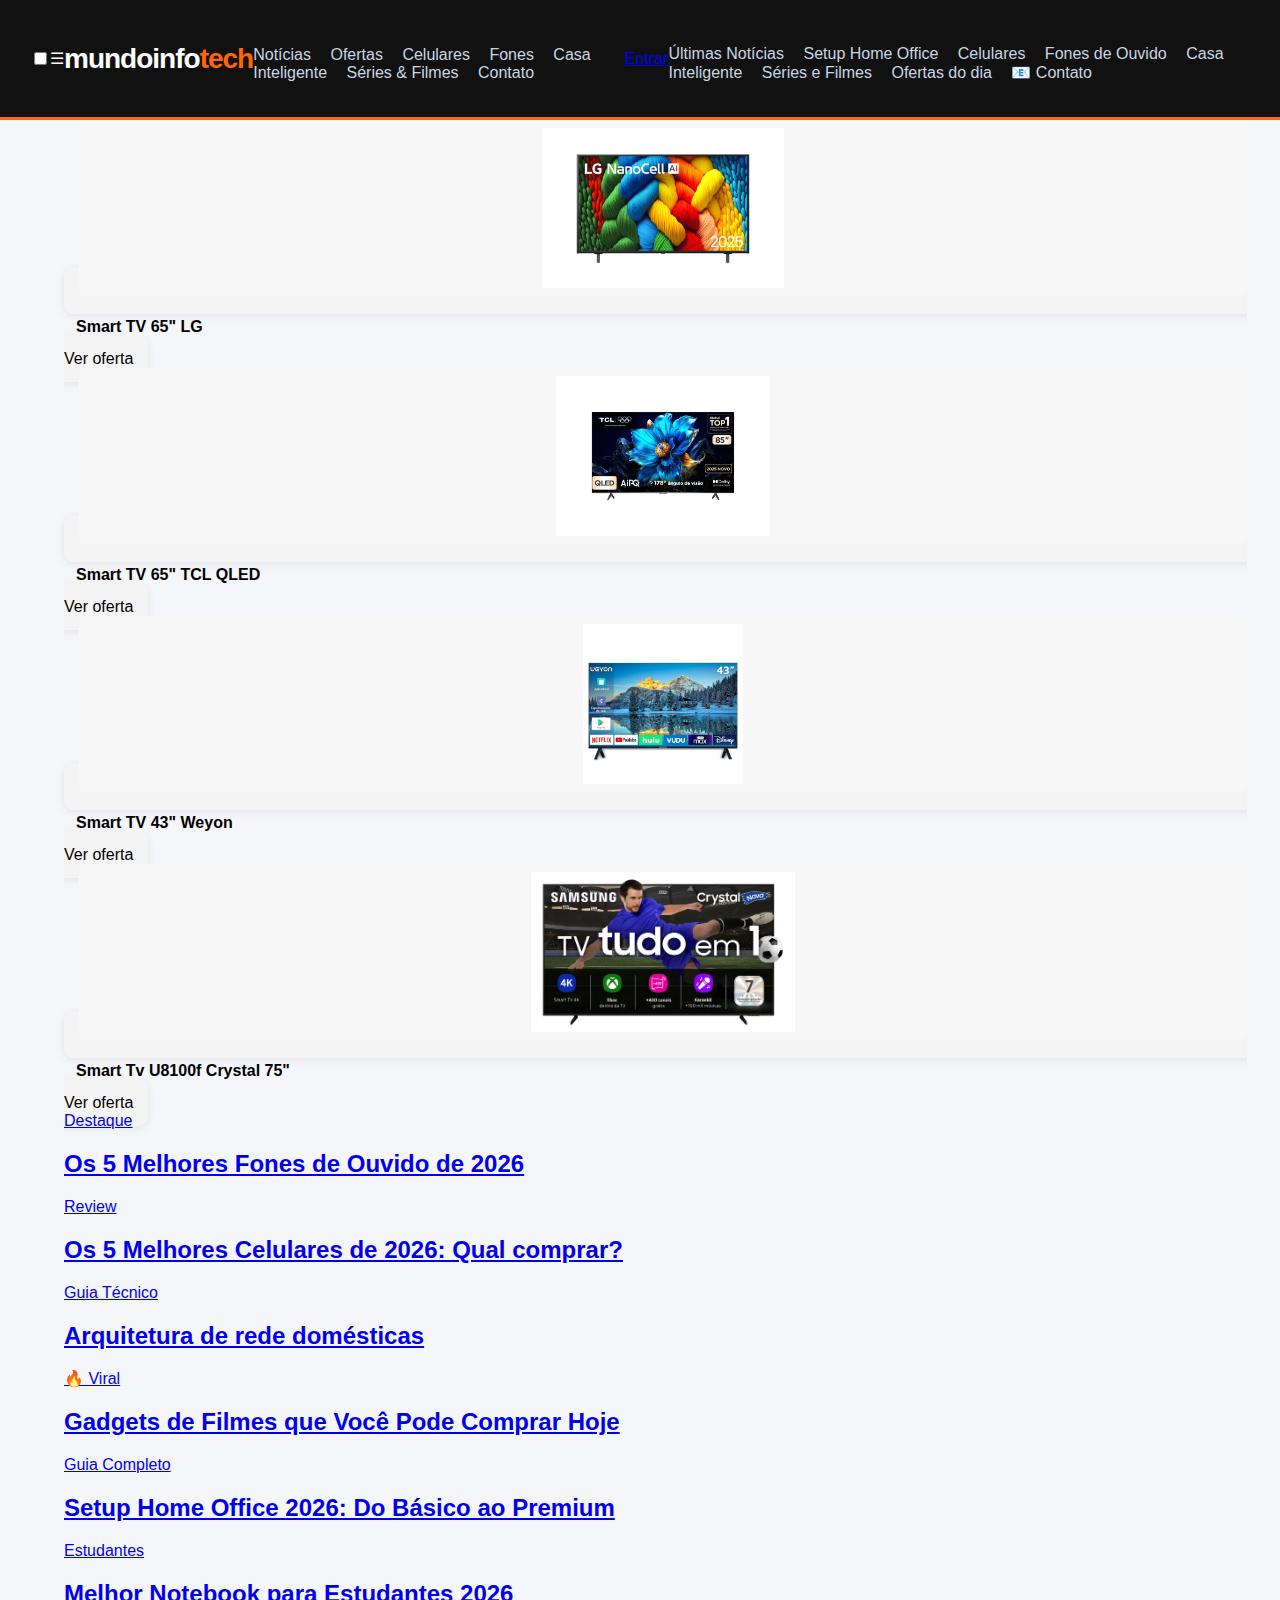
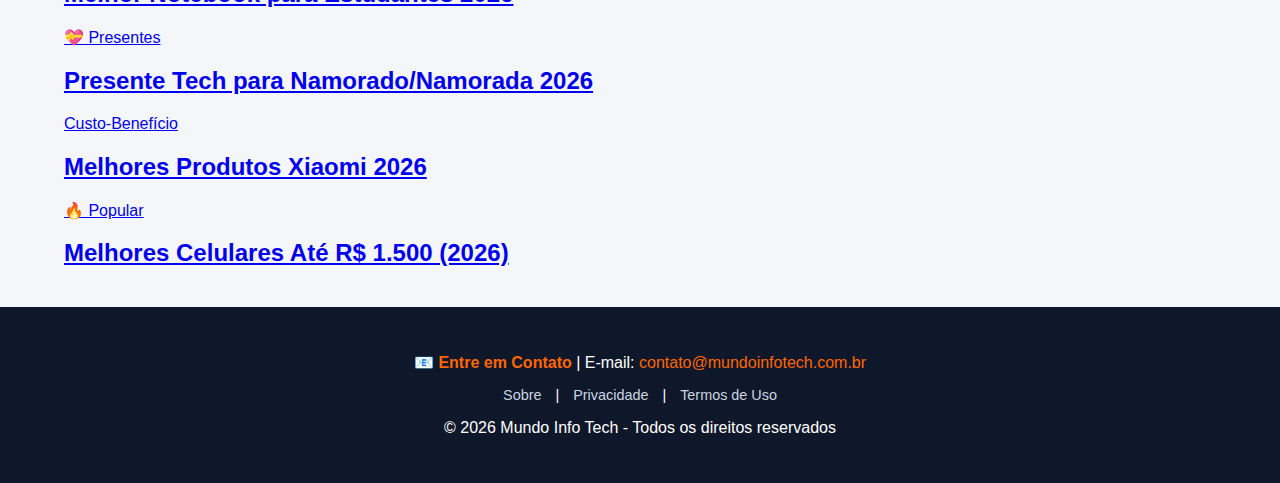
<file: index.html>
<!DOCTYPE html>
<html lang="pt-br">

<head>
    <meta charset="UTF-8">
    <meta name="viewport" content="width=device-width, initial-scale=1.0">
    <title>Mundo Info Tech - Reviews e Ofertas de Tecnologia</title>
    
    <!-- Google AdSense Verification -->
    <script async src="https://pagead2.googlesyndication.com/pagead/js/adsbygoogle.js?client=ca-pub-8369479836329140" crossorigin="anonymous"></script>
    
    <!-- Favicon -->
    <link rel="icon" type="image/svg+xml" href="favicon.svg">
    <link rel="alternate icon" href="favicon.ico">
    <link rel="apple-touch-icon" href="apple-touch-icon.png">
    
    <!-- Meta Description (aparece no Google) -->
    <meta name="description" content="Reviews completos de celulares, fones de ouvido, smart TVs e tecnologia para casa inteligente. Encontre as melhores ofertas e compare preços.">
    <meta name="keywords" content="celulares 2026, fones de ouvido, smart tv, casa inteligente, ofertas tecnologia, reviews tech">
    
    <!-- Open Graph (quando compartilha no Facebook/WhatsApp) -->
    <meta property="og:title" content="Mundo Info Tech - Reviews e Ofertas de Tecnologia">
    <meta property="og:description" content="Reviews completos de celulares, fones de ouvido, smart TVs e tecnologia para casa inteligente.">
    <meta property="og:image" content="https://mundoinfotech.com.br/posts/images/banner-celulares.jpg">
    <meta property="og:url" content="https://mundoinfotech.com.br">
    <meta property="og:type" content="website">
    <meta property="og:locale" content="pt_BR">
    
    <!-- Twitter Card (quando compartilha no Twitter/X) -->
    <meta name="twitter:card" content="summary_large_image">
    <meta name="twitter:title" content="Mundo Info Tech - Reviews e Ofertas de Tecnologia">
    <meta name="twitter:description" content="Reviews completos de celulares, fones de ouvido, smart TVs e tecnologia para casa inteligente.">
    <meta name="twitter:image" content="https://mundoinfotech.com.br/posts/images/banner-celulares.jpg">
    
    <!-- Structured Data (JSON-LD) - Google entende melhor seu site -->
    <script type="application/ld+json">
    {
      "@context": "https://schema.org",
      "@type": "WebSite",
      "name": "Mundo Info Tech",
      "url": "https://mundoinfotech.com.br",
      "description": "Reviews e ofertas de tecnologia",
      "potentialAction": {
        "@type": "SearchAction",
        "target": "https://mundoinfotech.com.br/search?q={search_term_string}",
        "query-input": "required name=search_term_string"
      }
    }
    </script>
    
    <link rel="stylesheet" href="style.css">
</head>

<body>

    <div id="header-global"></div>

    <main class="container">
        <div class="ads-scroll">

            <a href="https://mercadolivre.com/sec/2VdWgFa" target="_blank" class="ad-card">
                <img src="posts/images/tv-lg-65.jpg" alt="Smart TV 65 LG">
                <h3>Smart TV 65" LG</h3>
                <span class="ver-oferta">Ver oferta</span>
            </a>

            <a href="https://mercadolivre.com/sec/2CgF3V8" target="_blank" class="ad-card">
                <img src="posts/images/tv-tcl-65.jpg" alt="Smart TV 65 TCL QLED">
                <h3>Smart TV 65" TCL QLED</h3>
                <span class="ver-oferta">Ver oferta</span>
            </a>

            <a href="https://mercadolivre.com/sec/2fUe9qD" target="_blank" class="ad-card">
                <img src="posts/images/tv-weyon-43.jpg" alt="Smart TV 43 Weyon">
                <h3>Smart TV 43" Weyon</h3>
                <span class="ver-oferta">Ver oferta</span>
            </a>

            <a href="https://mercadolivre.com/sec/2SRBo1X" target="_blank" class="ad-card">
                <img src="posts/images/tv-samsumg-75.jpg" alt="Smart Tv U8100f Crystal 75">
                <h3>Smart Tv U8100f Crystal 75"</h3>
                <span class="ver-oferta">Ver oferta</span>
            </a>

        </div>

        <section class="posts-grid">

            <a href="posts/melhores-fones-2026.html" class="post-item"
                style="background-image: linear-gradient(to top, rgba(0,0,0,0.8), transparent), url('posts/images/banner-fones.jpg');">
                <div class="post-over">
                    <span class="tag">Destaque</span>
                    <h2>Os 5 Melhores Fones de Ouvido de 2026</h2>
                </div>
            </a>

            <a href="posts/melhores-celulares-2026.html" class="post-item"
                style="background-image: linear-gradient(to top, rgba(0,0,0,0.8), transparent), url('posts/images/banner-celulares.jpg');">
                <div class="post-over">
                    <span class="tag">Review</span>
                    <h2>Os 5 Melhores Celulares de 2026: Qual comprar?</h2>
                </div>
            </a>

            <a href="posts/casa-inteligente.html" class="post-item"
                style="background-image: linear-gradient(to top, rgba(0,0,0,0.8), transparent), url('posts/images/banner-casa-inteligente.jpg');">
                <div class="post-over">
                    <span class="tag">Guia Técnico</span>
                    <h2>Arquitetura de rede domésticas</h2>
                </div>
            </a>
            <a href="posts/gadgets-vistos-em-filmes.html" class="post-item"
                style="background-image: linear-gradient(to top, rgba(0,0,0,0.8), transparent), url('posts/images/viral_gadgets.jpg');">
                <div class="post-over">
                    <span class="tag">🔥 Viral</span>
                    <h2>Gadgets de Filmes que Você Pode Comprar Hoje</h2>
                </div>
            </a>
            <a href="posts/setup-home-office-2026.html" class="post-item"
                style="background-image: linear-gradient(to top, rgba(0,0,0,0.8), transparent), url('posts/images/viral-setup.jpg');">
                <div class="post-over">
                    <span class="tag">Guia Completo</span>
                    <h2>Setup Home Office 2026: Do Básico ao Premium</h2>
                </div>
            </a>

            <a href="posts/melhor-notebook-estudantes-2026.html" class="post-item"
                style="background-image: linear-gradient(to top, rgba(0,0,0,0.8), transparent), url('posts/images/notebook-banner.jpg');">
                <div class="post-over">
                    <span class="tag">Estudantes</span>
                    <h2>Melhor Notebook para Estudantes 2026</h2>
                </div>
            </a>

            <a href="posts/presente-tech-namorado-2026.html" class="post-item"
                style="background-image: linear-gradient(to top, rgba(0,0,0,0.8), transparent), url('posts/images/presente-tech-banner.jpg');">
                <div class="post-over">
                    <span class="tag">💝 Presentes</span>
                    <h2>Presente Tech para Namorado/Namorada 2026</h2>
                </div>
            </a>

            <a href="posts/melhores-produtos-xiaomi-2026.html" class="post-item"
                style="background-image: linear-gradient(to top, rgba(0,0,0,0.8), transparent), url('posts/images/xiaomi-banner.jpg');">
                <div class="post-over">
                    <span class="tag">Custo-Benefício</span>
                    <h2>Melhores Produtos Xiaomi 2026</h2>
                </div>
            </a>

            <a href="posts/celulares-ate-1500-reais-2026.html" class="post-item"
                style="background-image: linear-gradient(to top, rgba(0,0,0,0.8), transparent), url('posts/images/celulares-baratos-banner.jpg');">
                <div class="post-over">
                    <span class="tag">🔥 Popular</span>
                    <h2>Melhores Celulares Até R$ 1.500 (2026)</h2>
                </div>
            </a>
        </section>
    </main>

    <div id="footer-global"></div>

    <script src="componentes.js"></script>
    <script>
        carregarComponentes(); 
    </script>
</body>

</html>
</file>
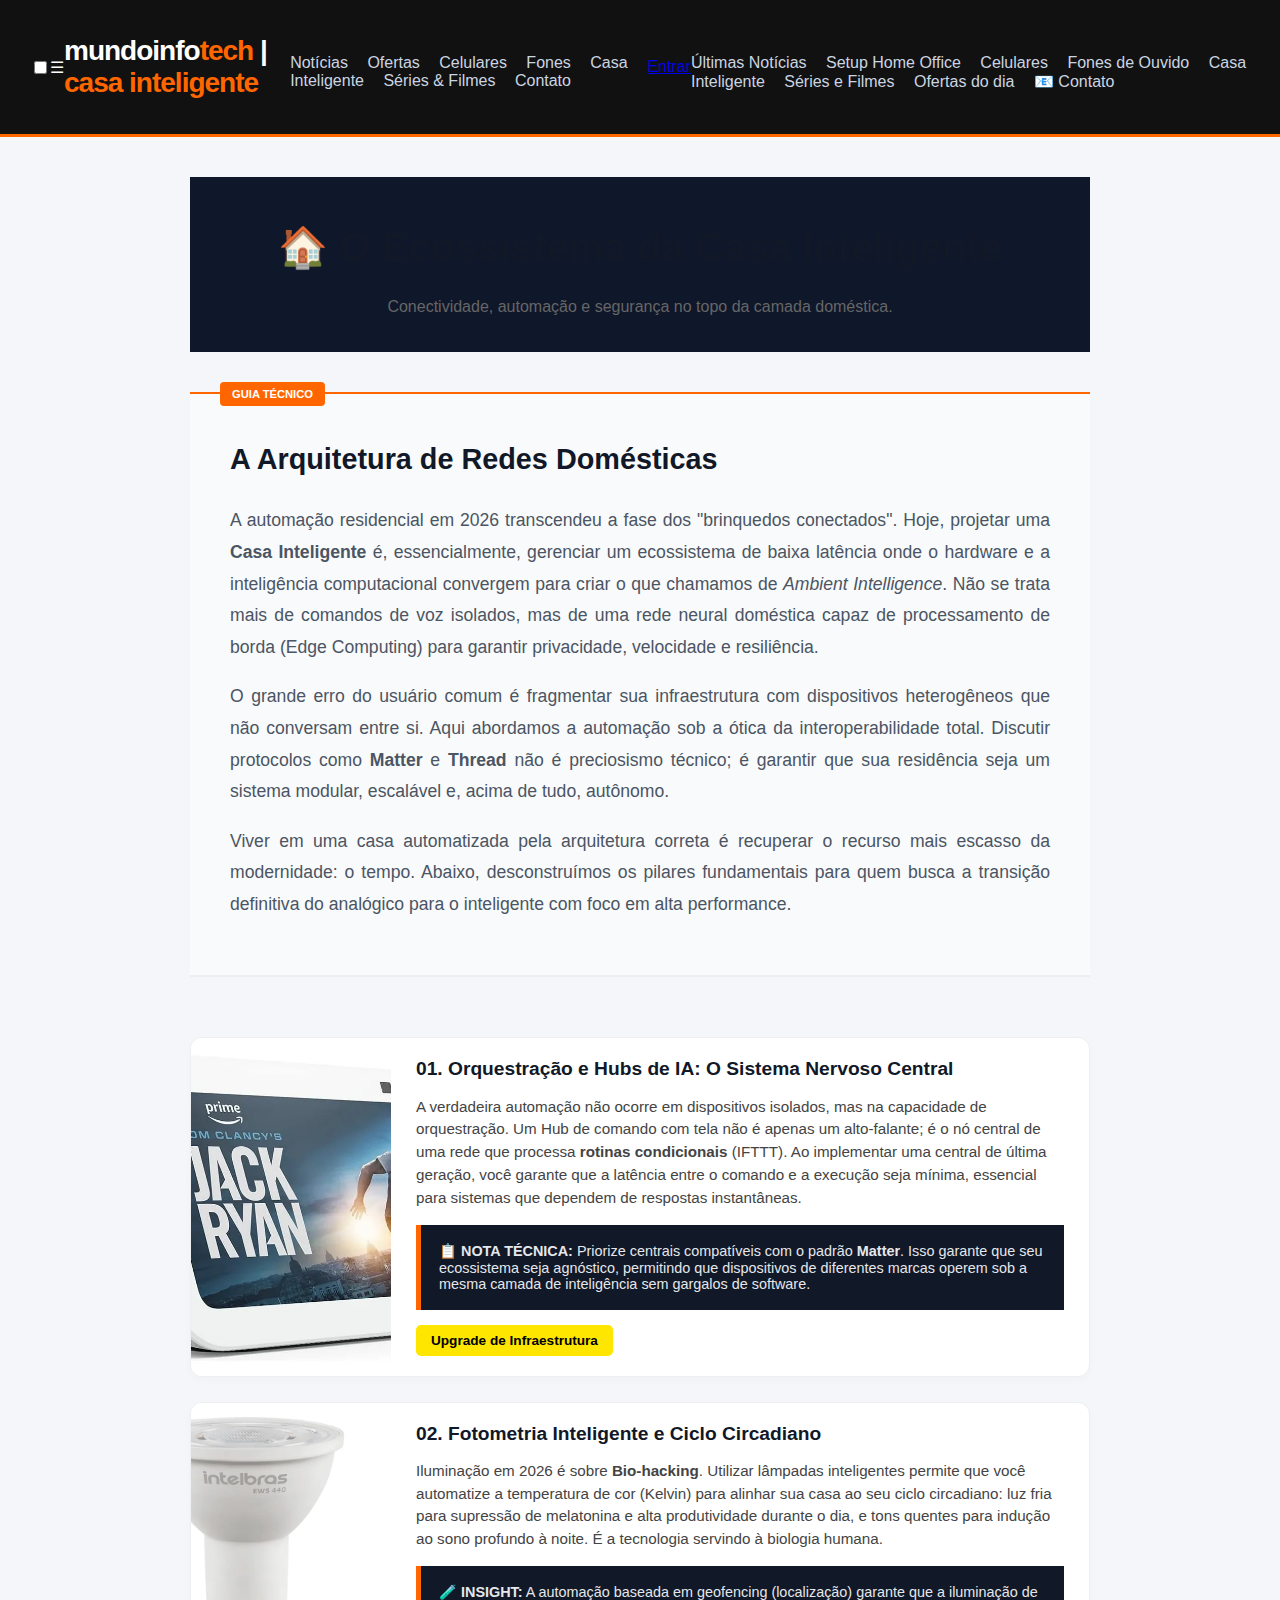
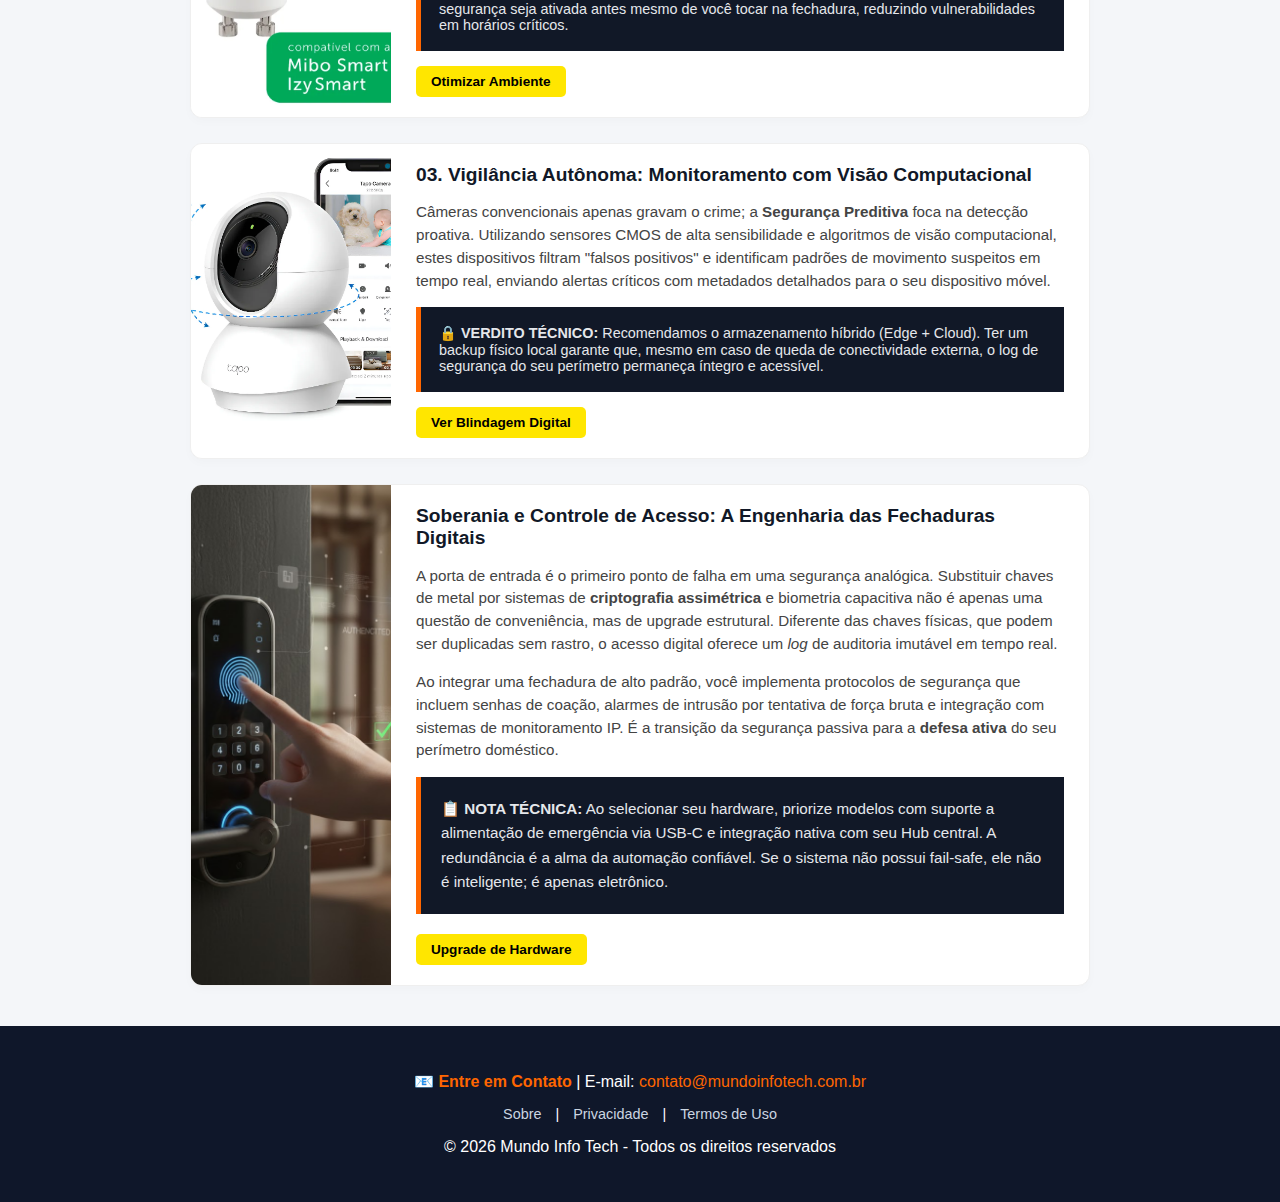
<file: posts/casa-inteligente.html>
<!DOCTYPE html>
<html lang="pt-BR">

<head>
    <meta charset="UTF-8">
    <meta name="viewport" content="width=device-width, initial-scale=1.0">
    <title>Casa Inteligente | InceptTech</title>
    <link rel="stylesheet" href="../style.css">
    <style>
        .container-pag {
            max-width: 900px;
            margin: 40px auto;
            padding: 0 20px;
        }

        /* Introdução Editorial (Mesmo padrão da página de filmes/notícias) */
        .intro-editorial {
            margin: 40px 0 60px 0;
            padding: 40px;
            background: #f9fafb;
            border-top: 2px solid #ff6600;
            border-bottom: 2px solid #eee;
            line-height: 1.8;
            position: relative;
            text-align: justify;
        }

        .intro-editorial::before {
            content: "GUIA TÉCNICO";
            position: absolute;
            top: -12px;
            left: 30px;
            background: #ff6600;
            color: white;
            padding: 2px 12px;
            font-size: 0.7rem;
            font-weight: bold;
            border-radius: 4px;
        }

        .intro-editorial h2 {
            color: #111827;
            font-size: 1.8rem;
            margin-top: 0;
            margin-bottom: 20px;
        }

        .intro-editorial p {
            color: #4b5563;
            font-size: 1.1rem;
            margin-bottom: 15px;
        }

        /* Lista de Assuntos/Cards */
        .assunto-card {
            background: white;
            margin-bottom: 25px;
            border-radius: 12px;
            border: 1px solid #efefef;
            display: grid;
            grid-template-columns: 200px 1fr;
            overflow: hidden;
            transition: all 0.3s ease;
            box-shadow: 0 4px 10px rgba(0, 0, 0, 0.02);
        }

        .assunto-card:hover {
            border-color: #ff6600;
            transform: translateY(-3px);
        }

        .img-assunto {
            width: 100%;
            height: 100%;
            object-fit: cover;
            background: #eee;
        }

        .assunto-info {
            padding: 20px 25px;
        }

        .assunto-info h3 {
            color: #111827;
            margin-top: 0;
            font-size: 1.2rem;
            margin-bottom: 10px;
        }

        .assunto-info p {
            font-size: 0.95rem;
            line-height: 1.5;
            color: #444;
            margin-bottom: 15px;
        }

        .btn-comprar {
            display: inline-block;
            background: #ffe600;
            color: #000;
            text-decoration: none;
            padding: 8px 15px;
            border-radius: 5px;
            font-size: 0.85rem;
            font-weight: bold;
            transition: background 0.2s;
        }

        .btn-comprar:hover {
            background: #edd600;
        }

        @media (max-width: 650px) {
            .assunto-card {
                grid-template-columns: 1fr;
            }

            .img-assunto {
                height: 180px;
            }
        }
    </style>
</head>

<body>
    <div id="header-global"></div>

    <main class="container-pag">
        <header style="margin-bottom: 30px; text-align: center;">
            <h1 style="font-size: 2.5rem; color: #111827;">🏠 O Ecossistema da Casa Inteligente</h1>
            <p style="color: #666;">Conectividade, automação e segurança no topo da camada doméstica.</p>
        </header>

        <article class="intro-editorial">
            <h2>A Arquitetura de Redes Domésticas</h2>
            <p>
                A automação residencial em 2026 transcendeu a fase dos "brinquedos conectados". Hoje, projetar uma
                <strong>Casa Inteligente</strong> é, essencialmente, gerenciar um ecossistema de baixa latência onde o
                hardware e a inteligência computacional convergem para criar o que chamamos de <em>Ambient
                    Intelligence</em>. Não se trata mais de comandos de voz isolados, mas de uma rede neural doméstica
                capaz de processamento de borda (Edge Computing) para garantir privacidade, velocidade e resiliência.
            </p>
            <p>
                O grande erro do usuário comum é fragmentar sua infraestrutura com dispositivos heterogêneos que não
                conversam entre si. Aqui abordamos a automação sob a ótica da
                interoperabilidade total. Discutir protocolos como <strong>Matter</strong> e <strong>Thread</strong> não
                é preciosismo técnico; é garantir que sua residência seja um sistema modular, escalável e, acima de
                tudo, autônomo.
            </p>
            <p>
                Viver em uma casa automatizada pela arquitetura correta é recuperar o recurso mais escasso da
                modernidade: o tempo. Abaixo, desconstruímos os pilares fundamentais para quem busca a transição
                definitiva do analógico para o inteligente com foco em alta performance.
            </p>
        </article>

        <section class="assunto-card">
            <img src="images/hub-alexa.jpg" alt="Central de Comando Inteligente" class="img-assunto">
            <div class="assunto-info">
                <h3>01. Orquestração e Hubs de IA: O Sistema Nervoso Central</h3>
                <p>
                    A verdadeira automação não ocorre em dispositivos isolados, mas na capacidade de orquestração. Um
                    Hub de comando com tela não é apenas um alto-falante; é o nó central de uma rede que processa
                    <strong>rotinas condicionais</strong> (IFTTT). Ao implementar uma central de última geração, você
                    garante que a latência entre o comando e a execução seja mínima, essencial para sistemas que
                    dependem de respostas instantâneas.
                </p>

                <div
                    style="background: #111827; padding: 18px; border-left: 5px solid #ff6600; font-size: 0.9rem; color: #e5e7eb; margin-bottom: 15px;">
                    <strong>📋 NOTA TÉCNICA:</strong> Priorize centrais compatíveis com o padrão
                    <strong>Matter</strong>. Isso garante que seu ecossistema seja agnóstico, permitindo que
                    dispositivos de diferentes marcas operem sob a mesma camada de inteligência sem gargalos de
                    software.
                </div>

                <a href="https://mercadolivre.com/sec/1AtYGwJ" class="btn-comprar" target="_blank">Upgrade de
                    Infraestrutura</a>
            </div>
        </section>


        <section class="assunto-card">
            <img src="images/lampada-wifi.jpg" alt="Iluminação de Alta Performance" class="img-assunto">
            <div class="assunto-info">
                <h3>02. Fotometria Inteligente e Ciclo Circadiano</h3>
                <p>
                    Iluminação em 2026 é sobre <strong>Bio-hacking</strong>. Utilizar lâmpadas inteligentes permite que
                    você automatize a temperatura de cor (Kelvin) para alinhar sua casa ao seu ciclo circadiano: luz
                    fria para supressão de melatonina e alta produtividade durante o dia, e tons quentes para indução ao
                    sono profundo à noite. É a tecnologia servindo à biologia humana.
                </p>

                <div
                    style="background: #111827; padding: 18px; border-left: 5px solid #ff6600; font-size: 0.9rem; color: #e5e7eb; margin-bottom: 15px;">
                    <strong>🧪 INSIGHT:</strong> A automação baseada em geofencing (localização) garante que a
                    iluminação de segurança seja ativada antes mesmo de você tocar na fechadura, reduzindo
                    vulnerabilidades em horários críticos.
                </div>

                <a href="https://mercadolivre.com/sec/1bcinNg" class="btn-comprar" target="_blank">Otimizar Ambiente</a>
            </div>
        </section>

        <section class="assunto-card">
            <img src="images/camera-wifi.jpg" alt="Vigilância Baseada em IA" class="img-assunto">
            <div class="assunto-info">
                <h3>03. Vigilância Autônoma: Monitoramento com Visão Computacional</h3>
                <p>
                    Câmeras convencionais apenas gravam o crime; a <strong>Segurança Preditiva</strong> 
                    foca na detecção proativa. Utilizando sensores CMOS de alta sensibilidade e algoritmos de visão
                    computacional, estes dispositivos filtram "falsos positivos" e identificam padrões de movimento
                    suspeitos em tempo real, enviando alertas críticos com metadados detalhados para o seu dispositivo
                    móvel.
                </p>

                <div
                    style="background: #111827; padding: 18px; border-left: 5px solid #ff6600; font-size: 0.9rem; color: #e5e7eb; margin-bottom: 15px;">
                    <strong>🔒 VERDITO TÉCNICO:</strong> Recomendamos o armazenamento híbrido (Edge + Cloud). Ter um
                    backup físico local garante que, mesmo em caso de queda de conectividade externa, o log de segurança
                    do seu perímetro permaneça íntegro e acessível.
                </div>

                <a href="https://mercadolivre.com/sec/1g78qXw" class="btn-comprar" target="_blank">Ver Blindagem
                    Digital</a>
            </div>
        </section>

        <section class="assunto-card">
            <img src="images/fechadura-digital.jpg" alt="Controle de Acesso Biométrico" class="img-assunto">
            <div class="assunto-info">
                <h3>Soberania e Controle de Acesso: A Engenharia das Fechaduras Digitais</h3>
                <p>
                    A porta de entrada é o primeiro ponto de falha em uma segurança analógica. Substituir chaves de
                    metal por sistemas de <strong>criptografia assimétrica</strong> e biometria capacitiva não é apenas
                    uma questão de conveniência, mas de upgrade estrutural. Diferente das chaves físicas, que podem ser
                    duplicadas sem rastro, o acesso digital oferece um <em>log</em> de auditoria imutável em tempo real.
                </p>
                <p>
                    Ao integrar uma fechadura de alto padrão, você implementa protocolos de segurança que incluem senhas
                    de coação, alarmes de intrusão por tentativa de força bruta e integração com sistemas de
                    monitoramento IP. É a transição da segurança passiva para a <strong>defesa ativa</strong> do seu
                    perímetro doméstico.
                </p>

                <div
                    style="background: #111827; padding: 20px; border-left: 5px solid #ff6600; font-size: 0.95rem; color: #e5e7eb; margin-bottom: 20px; line-height: 1.6;">
                    <strong>📋 NOTA TÉCNICA:</strong> Ao selecionar seu hardware, priorize modelos com suporte a
                    alimentação de emergência via USB-C e integração nativa com seu Hub central. A redundância é a alma
                    da automação confiável. Se o sistema não possui fail-safe, ele não é inteligente; é apenas
                    eletrônico.
                </div>

                <a href="https://mercadolivre.com/sec/19pNLMQ" class="btn-comprar" target="_blank">Upgrade de Hardware</a>
            </div>
        </section>

    </main>

    <div id="footer-global"></div>

    <script src="../componentes.js"></script>
    <script>carregarComponentes("Casa Inteligente");</script>
</body>

</html>
</file>
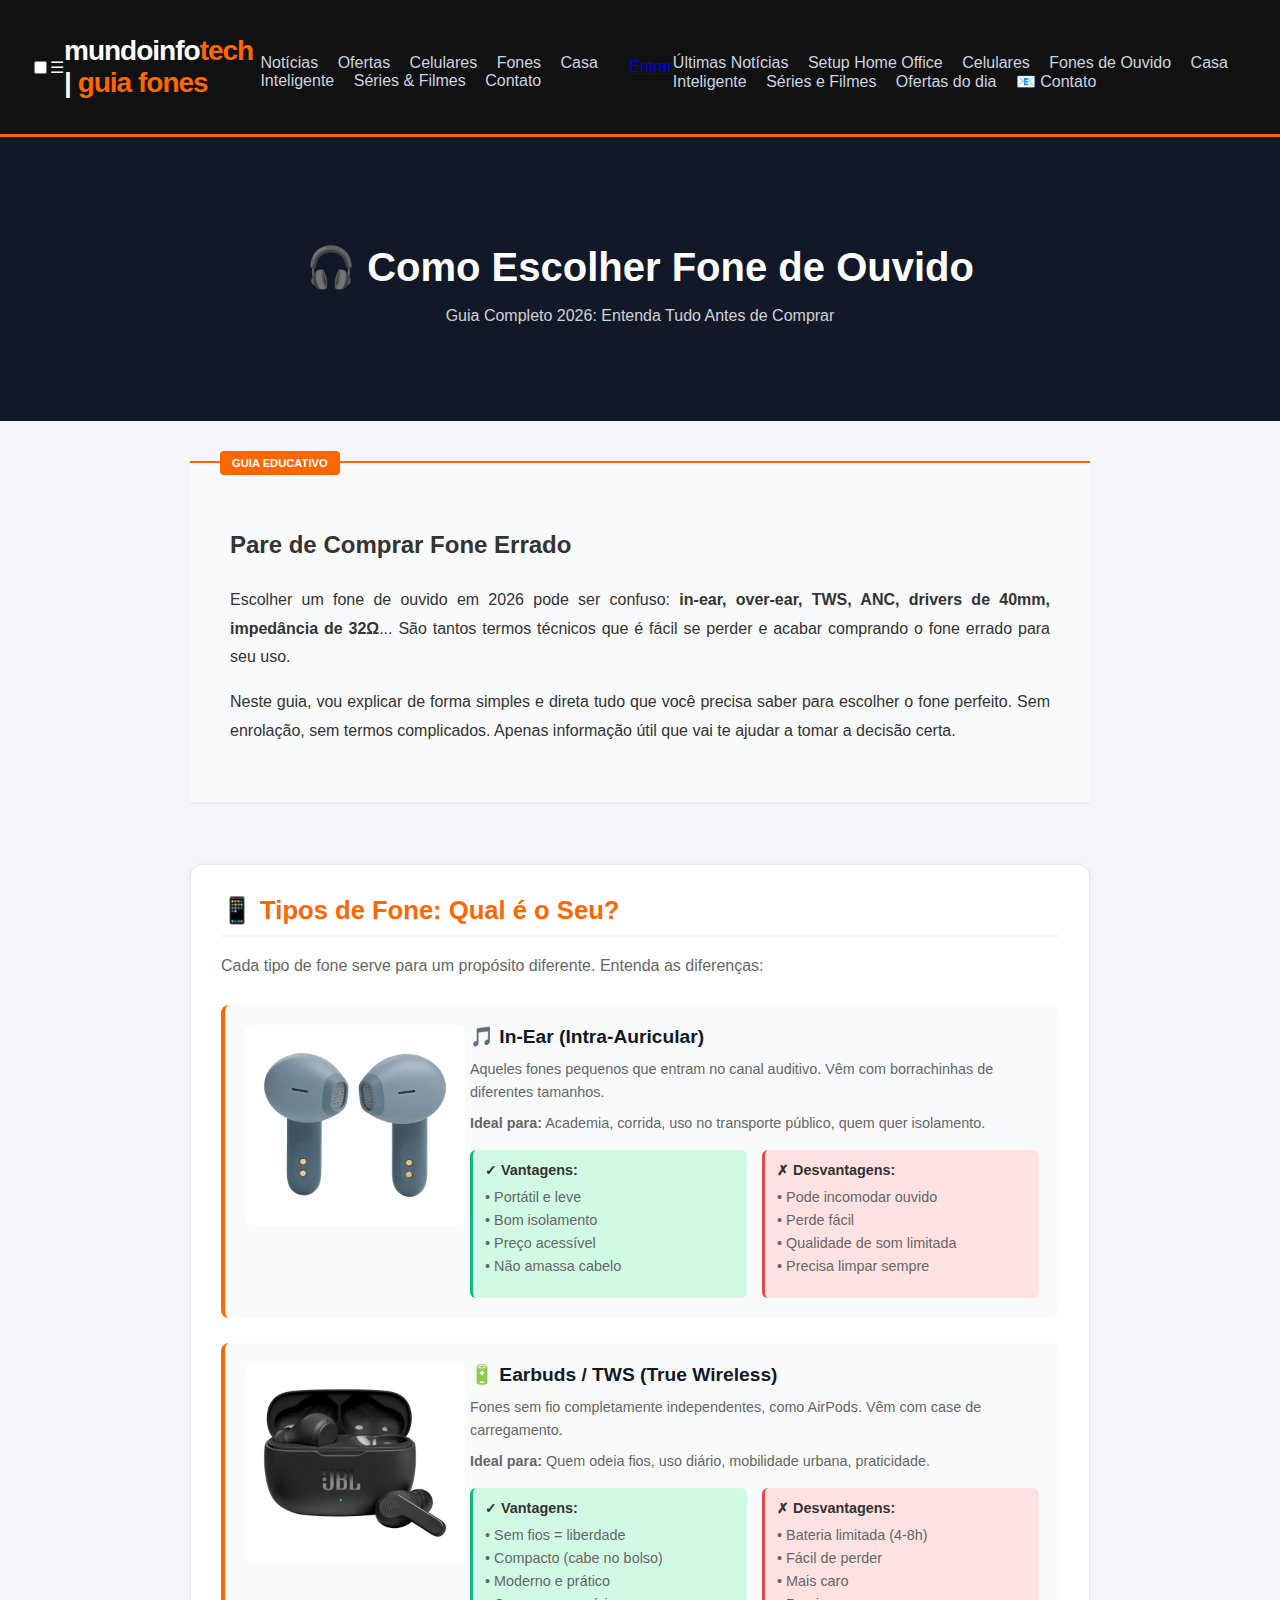
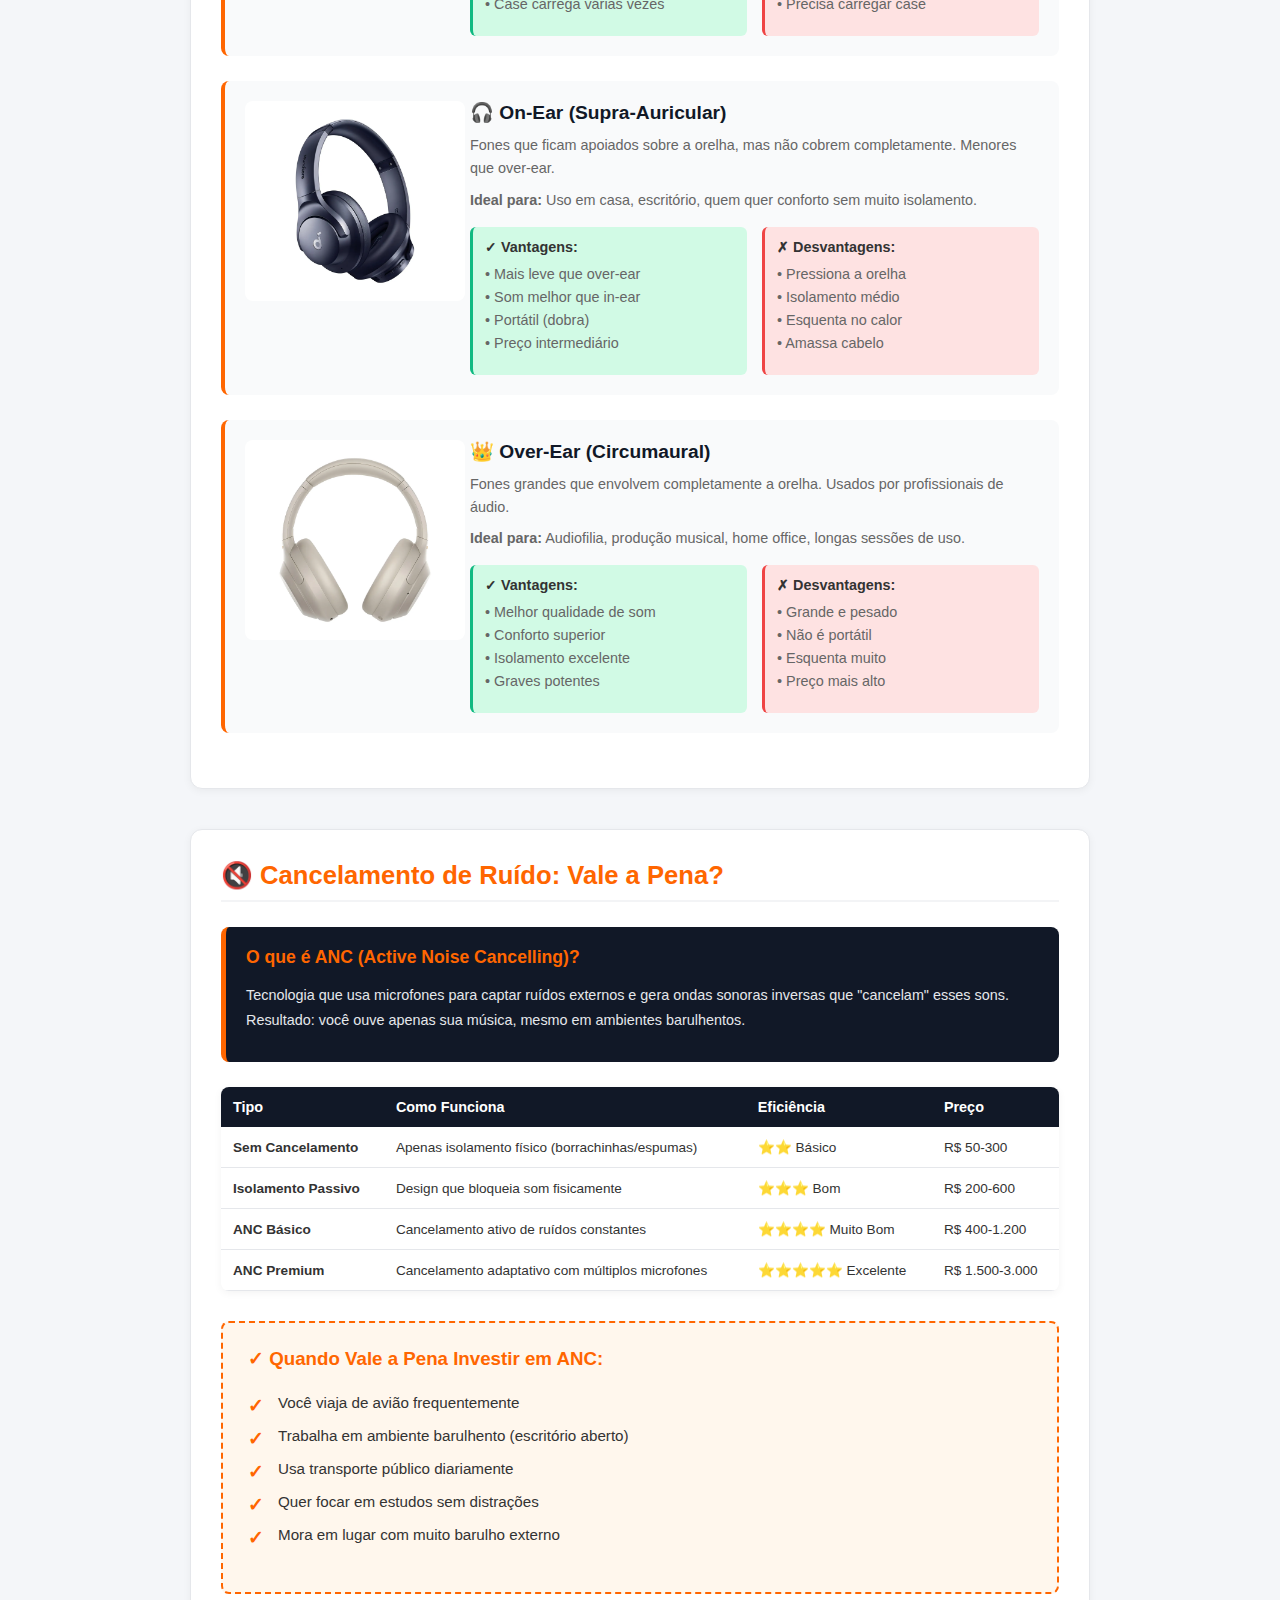
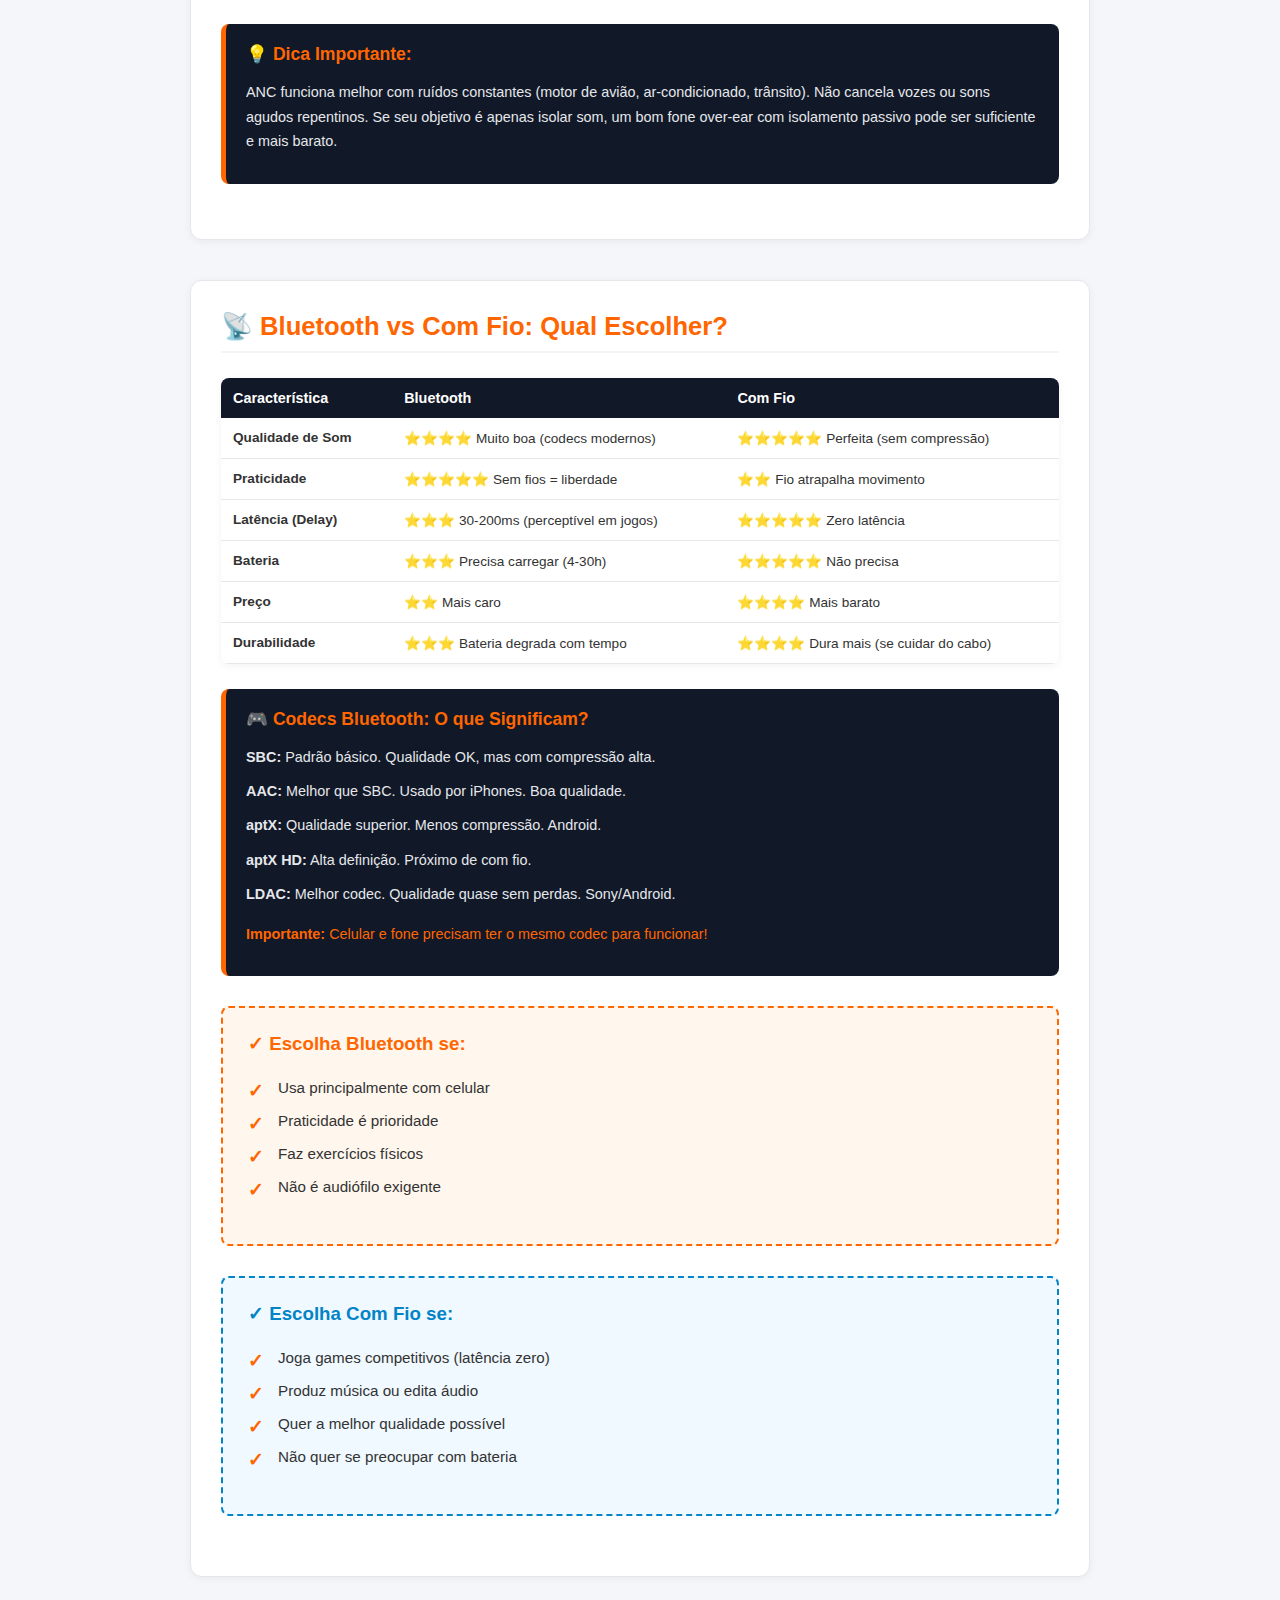
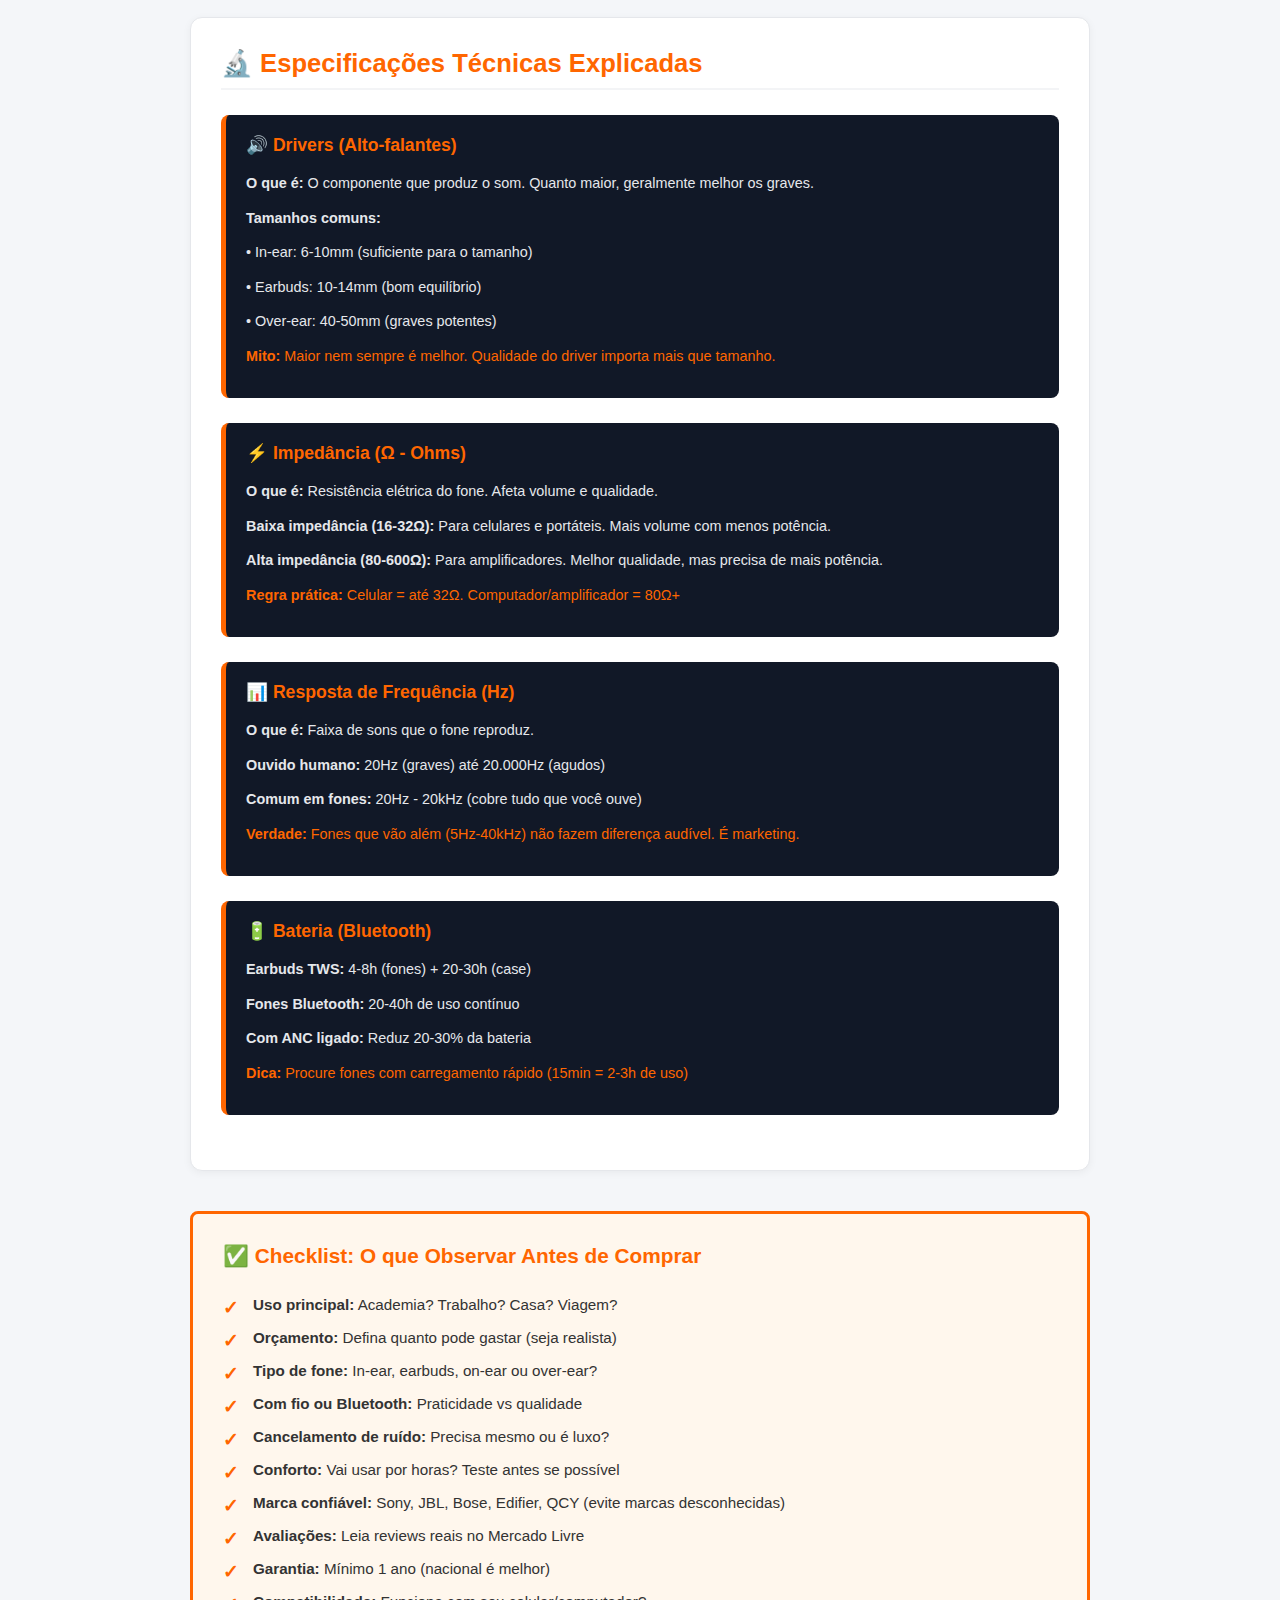
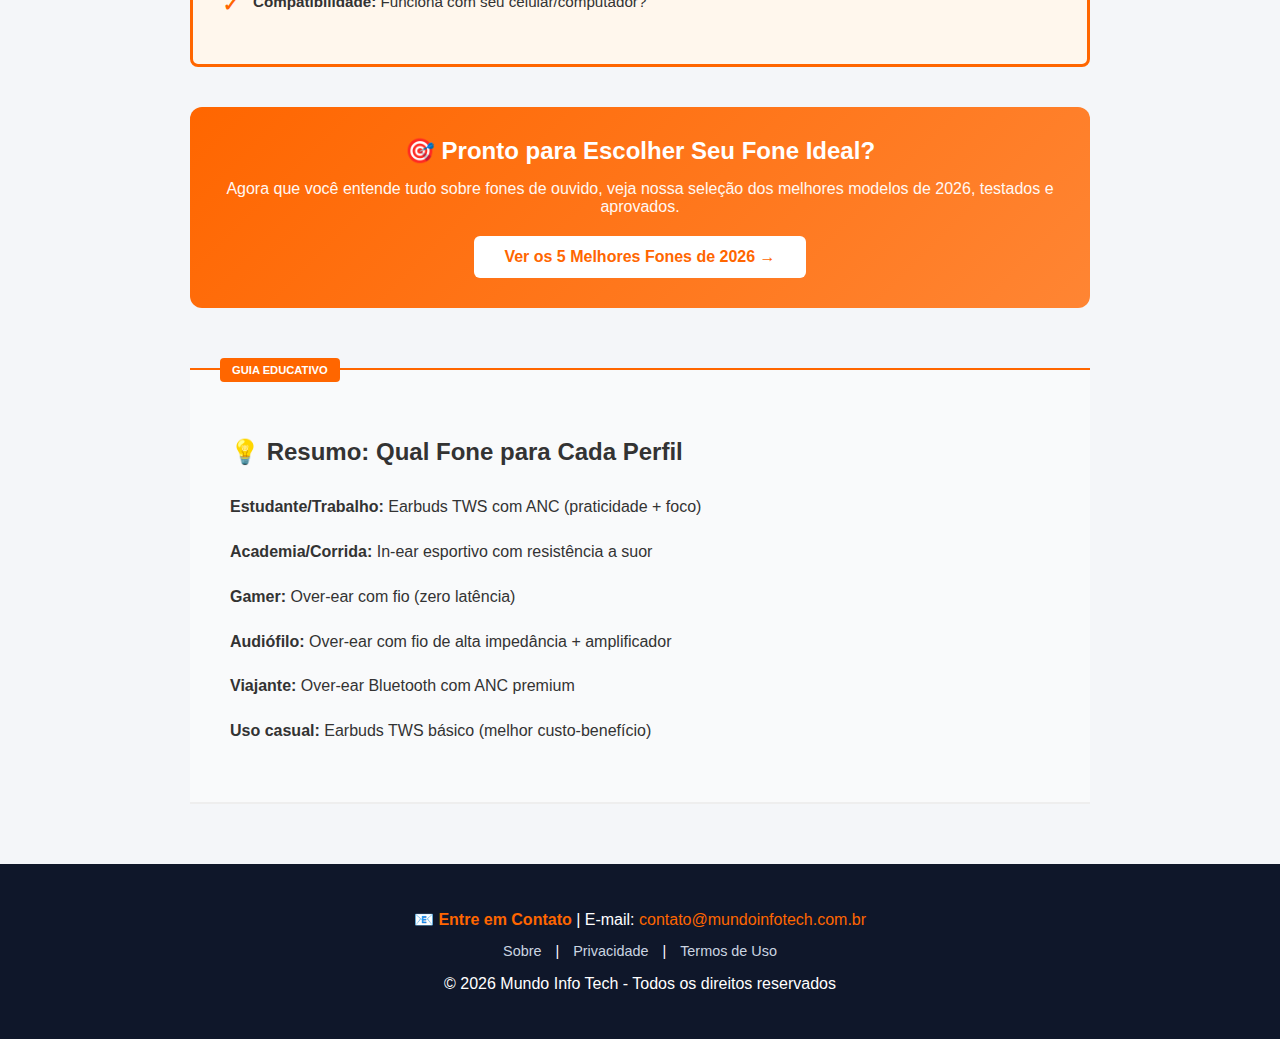
<file: posts/como-escolher-fone-de-ouvido-2026.html>
<!DOCTYPE html>
<html lang="pt-BR">
<head>
    <meta charset="UTF-8">
    <meta name="viewport" content="width=device-width, initial-scale=1.0">
    <title>Como Escolher Fone de Ouvido: Guia Completo 2026 | Mundo Info Tech</title>
    <meta name="description" content="Guia definitivo para escolher o fone de ouvido perfeito em 2026. Entenda tipos, especificações técnicas e não erre mais na compra.">
    <link rel="stylesheet" href="../style.css">
    <style>
        .container-pag { max-width: 900px; margin: 40px auto; padding: 0 20px; }
        .intro-editorial { margin: 40px 0 60px 0; padding: 40px; background: #f9fafb; border-top: 2px solid #ff6600; border-bottom: 2px solid #eee; line-height: 1.8; position: relative; text-align: justify; }
        .intro-editorial::before { content: "GUIA EDUCATIVO"; position: absolute; top: -12px; left: 30px; background: #ff6600; color: white; padding: 2px 12px; font-size: 0.7rem; font-weight: bold; border-radius: 4px; }
        .secao-tipo { background: white; padding: 30px; border-radius: 12px; margin: 40px 0; border: 1px solid #e5e7eb; box-shadow: 0 2px 8px rgba(0,0,0,0.05); }
        .secao-tipo h2 { color: #ff6600; font-size: 1.6rem; margin: 0 0 20px 0; border-bottom: 2px solid #f3f4f6; padding-bottom: 10px; }
        .tipo-card { display: grid; grid-template-columns: 200px 1fr; gap: 25px; margin: 25px 0; padding: 20px; background: #f9fafb; border-radius: 8px; border-left: 4px solid #ff6600; }
        .tipo-img { width: 100%; height: 180px; object-fit: contain; background: white; border-radius: 8px; padding: 10px; }
        .tipo-info h3 { color: #111827; margin: 0 0 10px 0; font-size: 1.2rem; }
        .tipo-info p { font-size: 0.9rem; color: #666; line-height: 1.6; margin: 8px 0; }
        .pros-cons { display: grid; grid-template-columns: 1fr 1fr; gap: 15px; margin-top: 15px; }
        .pros, .contras { padding: 12px; border-radius: 6px; font-size: 0.85rem; }
        .pros { background: #d1fae5; border-left: 3px solid #10b981; }
        .contras { background: #fee2e2; border-left: 3px solid #ef4444; }
        .pros strong, .contras strong { display: block; margin-bottom: 5px; font-size: 0.9rem; }
        .tech-box { background: #111827; color: #e5e7eb; padding: 20px; border-radius: 8px; margin: 25px 0; border-left: 5px solid #ff6600; }
        .tech-box h3 { color: #ff6600; margin: 0 0 15px 0; font-size: 1.1rem; }
        .tech-box p { font-size: 0.9rem; line-height: 1.7; margin: 10px 0; }
        .checklist { background: #fff7ed; padding: 25px; border-radius: 8px; margin: 30px 0; border: 2px dashed #ff6600; }
        .checklist h3 { color: #ff6600; margin: 0 0 15px 0; }
        .checklist ul { list-style: none; padding: 0; }
        .checklist li { padding: 8px 0; padding-left: 30px; position: relative; font-size: 0.95rem; }
        .checklist li:before { content: "✓"; position: absolute; left: 0; color: #ff6600; font-weight: bold; font-size: 1.2rem; }
        .comparacao-tabela { width: 100%; border-collapse: collapse; margin: 25px 0; background: white; border-radius: 8px; overflow: hidden; box-shadow: 0 2px 8px rgba(0,0,0,0.05); }
        .comparacao-tabela th { background: #111827; color: white; padding: 12px; text-align: left; font-size: 0.9rem; }
        .comparacao-tabela td { padding: 12px; border-bottom: 1px solid #e5e7eb; font-size: 0.85rem; }
        .comparacao-tabela tr:hover { background: #f9fafb; }
        .cta-box { background: linear-gradient(135deg, #ff6600 0%, #ff8533 100%); color: white; padding: 30px; border-radius: 12px; text-align: center; margin: 40px 0; }
        .cta-box h3 { margin: 0 0 15px 0; font-size: 1.5rem; }
        .cta-box p { margin: 0 0 20px 0; opacity: 0.95; }
        .btn-cta { display: inline-block; background: white; color: #ff6600; padding: 12px 30px; border-radius: 6px; text-decoration: none; font-weight: bold; font-size: 1rem; transition: transform 0.2s; }
        .btn-cta:hover { transform: scale(1.05); }
        @media (max-width: 768px) { .tipo-card { grid-template-columns: 1fr; } .pros-cons { grid-template-columns: 1fr; } }
    </style>
</head>
<body>
    <div id="header-global"></div>

    <header style="background: #111827; color: white; padding: 80px 20px; text-align: center;">
        <h1 style="font-size: 2.5rem; margin-bottom: 10px;">🎧 Como Escolher Fone de Ouvido</h1>
        <p style="opacity: 0.8;">Guia Completo 2026: Entenda Tudo Antes de Comprar</p>
    </header>

    <main class="container-pag">
        <article class="intro-editorial">
            <h2>Pare de Comprar Fone Errado</h2>
            <p>
                Escolher um fone de ouvido em 2026 pode ser confuso: <strong>in-ear, over-ear, TWS, ANC, drivers de 40mm, impedância de 32Ω</strong>... 
                São tantos termos técnicos que é fácil se perder e acabar comprando o fone errado para seu uso.
            </p>
            <p>
                Neste guia, vou explicar de forma simples e direta tudo que você precisa saber para escolher o fone perfeito. 
                Sem enrolação, sem termos complicados. Apenas informação útil que vai te ajudar a tomar a decisão certa.
            </p>
        </article>

        <!-- TIPOS DE FONE -->
        <section class="secao-tipo">
            <h2>📱 Tipos de Fone: Qual é o Seu?</h2>
            <p style="color: #666; margin-bottom: 30px;">Cada tipo de fone serve para um propósito diferente. Entenda as diferenças:</p>

            <div class="tipo-card">
                <img src="images/fone-in-ear.jpg" alt="Fone In-Ear" class="tipo-img">
                <div class="tipo-info">
                    <h3>🎵 In-Ear (Intra-Auricular)</h3>
                    <p>Aqueles fones pequenos que entram no canal auditivo. Vêm com borrachinhas de diferentes tamanhos.</p>
                    <p><strong>Ideal para:</strong> Academia, corrida, uso no transporte público, quem quer isolamento.</p>
                    <div class="pros-cons">
                        <div class="pros">
                            <strong>✓ Vantagens:</strong>
                            <p>• Portátil e leve<br>• Bom isolamento<br>• Preço acessível<br>• Não amassa cabelo</p>
                        </div>
                        <div class="contras">
                            <strong>✗ Desvantagens:</strong>
                            <p>• Pode incomodar ouvido<br>• Perde fácil<br>• Qualidade de som limitada<br>• Precisa limpar sempre</p>
                        </div>
                    </div>
                </div>
            </div>

            <div class="tipo-card">
                <img src="images/fone-earbuds.jpg" alt="Earbuds TWS" class="tipo-img">
                <div class="tipo-info">
                    <h3>🔋 Earbuds / TWS (True Wireless)</h3>
                    <p>Fones sem fio completamente independentes, como AirPods. Vêm com case de carregamento.</p>
                    <p><strong>Ideal para:</strong> Quem odeia fios, uso diário, mobilidade urbana, praticidade.</p>
                    <div class="pros-cons">
                        <div class="pros">
                            <strong>✓ Vantagens:</strong>
                            <p>• Sem fios = liberdade<br>• Compacto (cabe no bolso)<br>• Moderno e prático<br>• Case carrega várias vezes</p>
                        </div>
                        <div class="contras">
                            <strong>✗ Desvantagens:</strong>
                            <p>• Bateria limitada (4-8h)<br>• Fácil de perder<br>• Mais caro<br>• Precisa carregar case</p>
                        </div>
                    </div>
                </div>
            </div>

            <div class="tipo-card">
                <img src="images/fone-on-ear.jpg" alt="Fone On-Ear" class="tipo-img">
                <div class="tipo-info">
                    <h3>🎧 On-Ear (Supra-Auricular)</h3>
                    <p>Fones que ficam apoiados sobre a orelha, mas não cobrem completamente. Menores que over-ear.</p>
                    <p><strong>Ideal para:</strong> Uso em casa, escritório, quem quer conforto sem muito isolamento.</p>
                    <div class="pros-cons">
                        <div class="pros">
                            <strong>✓ Vantagens:</strong>
                            <p>• Mais leve que over-ear<br>• Som melhor que in-ear<br>• Portátil (dobra)<br>• Preço intermediário</p>
                        </div>
                        <div class="contras">
                            <strong>✗ Desvantagens:</strong>
                            <p>• Pressiona a orelha<br>• Isolamento médio<br>• Esquenta no calor<br>• Amassa cabelo</p>
                        </div>
                    </div>
                </div>
            </div>

            <div class="tipo-card">
                <img src="images/fone-over-ear.jpg" alt="Fone Over-Ear" class="tipo-img">
                <div class="tipo-info">
                    <h3>👑 Over-Ear (Circumaural)</h3>
                    <p>Fones grandes que envolvem completamente a orelha. Usados por profissionais de áudio.</p>
                    <p><strong>Ideal para:</strong> Audiofilia, produção musical, home office, longas sessões de uso.</p>
                    <div class="pros-cons">
                        <div class="pros">
                            <strong>✓ Vantagens:</strong>
                            <p>• Melhor qualidade de som<br>• Conforto superior<br>• Isolamento excelente<br>• Graves potentes</p>
                        </div>
                        <div class="contras">
                            <strong>✗ Desvantagens:</strong>
                            <p>• Grande e pesado<br>• Não é portátil<br>• Esquenta muito<br>• Preço mais alto</p>
                        </div>
                    </div>
                </div>
            </div>
        </section>

        <!-- CANCELAMENTO DE RUÍDO -->
        <section class="secao-tipo">
            <h2>🔇 Cancelamento de Ruído: Vale a Pena?</h2>
            
            <div class="tech-box">
                <h3>O que é ANC (Active Noise Cancelling)?</h3>
                <p>
                    Tecnologia que usa microfones para captar ruídos externos e gera ondas sonoras inversas que "cancelam" esses sons. 
                    Resultado: você ouve apenas sua música, mesmo em ambientes barulhentos.
                </p>
            </div>

            <table class="comparacao-tabela">
                <thead>
                    <tr>
                        <th>Tipo</th>
                        <th>Como Funciona</th>
                        <th>Eficiência</th>
                        <th>Preço</th>
                    </tr>
                </thead>
                <tbody>
                    <tr>
                        <td><strong>Sem Cancelamento</strong></td>
                        <td>Apenas isolamento físico (borrachinhas/espumas)</td>
                        <td>⭐⭐ Básico</td>
                        <td>R$ 50-300</td>
                    </tr>
                    <tr>
                        <td><strong>Isolamento Passivo</strong></td>
                        <td>Design que bloqueia som fisicamente</td>
                        <td>⭐⭐⭐ Bom</td>
                        <td>R$ 200-600</td>
                    </tr>
                    <tr>
                        <td><strong>ANC Básico</strong></td>
                        <td>Cancelamento ativo de ruídos constantes</td>
                        <td>⭐⭐⭐⭐ Muito Bom</td>
                        <td>R$ 400-1.200</td>
                    </tr>
                    <tr>
                        <td><strong>ANC Premium</strong></td>
                        <td>Cancelamento adaptativo com múltiplos microfones</td>
                        <td>⭐⭐⭐⭐⭐ Excelente</td>
                        <td>R$ 1.500-3.000</td>
                    </tr>
                </tbody>
            </table>

            <div class="checklist">
                <h3>✓ Quando Vale a Pena Investir em ANC:</h3>
                <ul>
                    <li>Você viaja de avião frequentemente</li>
                    <li>Trabalha em ambiente barulhento (escritório aberto)</li>
                    <li>Usa transporte público diariamente</li>
                    <li>Quer focar em estudos sem distrações</li>
                    <li>Mora em lugar com muito barulho externo</li>
                </ul>
            </div>

            <div class="tech-box">
                <h3>💡 Dica Importante:</h3>
                <p>
                    ANC funciona melhor com ruídos constantes (motor de avião, ar-condicionado, trânsito). 
                    Não cancela vozes ou sons agudos repentinos. Se seu objetivo é apenas isolar som, 
                    um bom fone over-ear com isolamento passivo pode ser suficiente e mais barato.
                </p>
            </div>
        </section>

        <!-- BLUETOOTH VS COM FIO -->
        <section class="secao-tipo">
            <h2>📡 Bluetooth vs Com Fio: Qual Escolher?</h2>

            <table class="comparacao-tabela">
                <thead>
                    <tr>
                        <th>Característica</th>
                        <th>Bluetooth</th>
                        <th>Com Fio</th>
                    </tr>
                </thead>
                <tbody>
                    <tr>
                        <td><strong>Qualidade de Som</strong></td>
                        <td>⭐⭐⭐⭐ Muito boa (codecs modernos)</td>
                        <td>⭐⭐⭐⭐⭐ Perfeita (sem compressão)</td>
                    </tr>
                    <tr>
                        <td><strong>Praticidade</strong></td>
                        <td>⭐⭐⭐⭐⭐ Sem fios = liberdade</td>
                        <td>⭐⭐ Fio atrapalha movimento</td>
                    </tr>
                    <tr>
                        <td><strong>Latência (Delay)</strong></td>
                        <td>⭐⭐⭐ 30-200ms (perceptível em jogos)</td>
                        <td>⭐⭐⭐⭐⭐ Zero latência</td>
                    </tr>
                    <tr>
                        <td><strong>Bateria</strong></td>
                        <td>⭐⭐⭐ Precisa carregar (4-30h)</td>
                        <td>⭐⭐⭐⭐⭐ Não precisa</td>
                    </tr>
                    <tr>
                        <td><strong>Preço</strong></td>
                        <td>⭐⭐ Mais caro</td>
                        <td>⭐⭐⭐⭐ Mais barato</td>
                    </tr>
                    <tr>
                        <td><strong>Durabilidade</strong></td>
                        <td>⭐⭐⭐ Bateria degrada com tempo</td>
                        <td>⭐⭐⭐⭐ Dura mais (se cuidar do cabo)</td>
                    </tr>
                </tbody>
            </table>

            <div class="tech-box">
                <h3>🎮 Codecs Bluetooth: O que Significam?</h3>
                <p><strong>SBC:</strong> Padrão básico. Qualidade OK, mas com compressão alta.</p>
                <p><strong>AAC:</strong> Melhor que SBC. Usado por iPhones. Boa qualidade.</p>
                <p><strong>aptX:</strong> Qualidade superior. Menos compressão. Android.</p>
                <p><strong>aptX HD:</strong> Alta definição. Próximo de com fio.</p>
                <p><strong>LDAC:</strong> Melhor codec. Qualidade quase sem perdas. Sony/Android.</p>
                <p style="margin-top: 15px; color: #ff6600;"><strong>Importante:</strong> Celular e fone precisam ter o mesmo codec para funcionar!</p>
            </div>

            <div class="checklist">
                <h3>✓ Escolha Bluetooth se:</h3>
                <ul>
                    <li>Usa principalmente com celular</li>
                    <li>Praticidade é prioridade</li>
                    <li>Faz exercícios físicos</li>
                    <li>Não é audiófilo exigente</li>
                </ul>
            </div>

            <div class="checklist" style="background: #f0f9ff; border-color: #0284c7;">
                <h3 style="color: #0284c7;">✓ Escolha Com Fio se:</h3>
                <ul>
                    <li>Joga games competitivos (latência zero)</li>
                    <li>Produz música ou edita áudio</li>
                    <li>Quer a melhor qualidade possível</li>
                    <li>Não quer se preocupar com bateria</li>
                </ul>
            </div>
        </section>

        <!-- ESPECIFICAÇÕES TÉCNICAS -->
        <section class="secao-tipo">
            <h2>🔬 Especificações Técnicas Explicadas</h2>

            <div class="tech-box">
                <h3>🔊 Drivers (Alto-falantes)</h3>
                <p><strong>O que é:</strong> O componente que produz o som. Quanto maior, geralmente melhor os graves.</p>
                <p><strong>Tamanhos comuns:</strong></p>
                <p>• In-ear: 6-10mm (suficiente para o tamanho)</p>
                <p>• Earbuds: 10-14mm (bom equilíbrio)</p>
                <p>• Over-ear: 40-50mm (graves potentes)</p>
                <p style="color: #ff6600; margin-top: 10px;"><strong>Mito:</strong> Maior nem sempre é melhor. Qualidade do driver importa mais que tamanho.</p>
            </div>

            <div class="tech-box">
                <h3>⚡ Impedância (Ω - Ohms)</h3>
                <p><strong>O que é:</strong> Resistência elétrica do fone. Afeta volume e qualidade.</p>
                <p><strong>Baixa impedância (16-32Ω):</strong> Para celulares e portáteis. Mais volume com menos potência.</p>
                <p><strong>Alta impedância (80-600Ω):</strong> Para amplificadores. Melhor qualidade, mas precisa de mais potência.</p>
                <p style="color: #ff6600; margin-top: 10px;"><strong>Regra prática:</strong> Celular = até 32Ω. Computador/amplificador = 80Ω+</p>
            </div>

            <div class="tech-box">
                <h3>📊 Resposta de Frequência (Hz)</h3>
                <p><strong>O que é:</strong> Faixa de sons que o fone reproduz.</p>
                <p><strong>Ouvido humano:</strong> 20Hz (graves) até 20.000Hz (agudos)</p>
                <p><strong>Comum em fones:</strong> 20Hz - 20kHz (cobre tudo que você ouve)</p>
                <p style="color: #ff6600; margin-top: 10px;"><strong>Verdade:</strong> Fones que vão além (5Hz-40kHz) não fazem diferença audível. É marketing.</p>
            </div>

            <div class="tech-box">
                <h3>🔋 Bateria (Bluetooth)</h3>
                <p><strong>Earbuds TWS:</strong> 4-8h (fones) + 20-30h (case)</p>
                <p><strong>Fones Bluetooth:</strong> 20-40h de uso contínuo</p>
                <p><strong>Com ANC ligado:</strong> Reduz 20-30% da bateria</p>
                <p style="color: #ff6600; margin-top: 10px;"><strong>Dica:</strong> Procure fones com carregamento rápido (15min = 2-3h de uso)</p>
            </div>
        </section>

        <!-- CHECKLIST FINAL -->
        <div class="checklist" style="background: #fff7ed; border: 3px solid #ff6600; padding: 30px;">
            <h3 style="font-size: 1.3rem; margin-bottom: 20px;">✅ Checklist: O que Observar Antes de Comprar</h3>
            <ul style="font-size: 1rem;">
                <li><strong>Uso principal:</strong> Academia? Trabalho? Casa? Viagem?</li>
                <li><strong>Orçamento:</strong> Defina quanto pode gastar (seja realista)</li>
                <li><strong>Tipo de fone:</strong> In-ear, earbuds, on-ear ou over-ear?</li>
                <li><strong>Com fio ou Bluetooth:</strong> Praticidade vs qualidade</li>
                <li><strong>Cancelamento de ruído:</strong> Precisa mesmo ou é luxo?</li>
                <li><strong>Conforto:</strong> Vai usar por horas? Teste antes se possível</li>
                <li><strong>Marca confiável:</strong> Sony, JBL, Bose, Edifier, QCY (evite marcas desconhecidas)</li>
                <li><strong>Avaliações:</strong> Leia reviews reais no Mercado Livre</li>
                <li><strong>Garantia:</strong> Mínimo 1 ano (nacional é melhor)</li>
                <li><strong>Compatibilidade:</strong> Funciona com seu celular/computador?</li>
            </ul>
        </div>

        <!-- CTA -->
        <div class="cta-box">
            <h3>🎯 Pronto para Escolher Seu Fone Ideal?</h3>
            <p>Agora que você entende tudo sobre fones de ouvido, veja nossa seleção dos melhores modelos de 2026, testados e aprovados.</p>
            <a href="melhores-fones-2026.html" class="btn-cta">Ver os 5 Melhores Fones de 2026 →</a>
        </div>

        <article class="intro-editorial" style="margin-top: 60px;">
            <h2>💡 Resumo: Qual Fone para Cada Perfil</h2>
            <p><strong>Estudante/Trabalho:</strong> Earbuds TWS com ANC (praticidade + foco)</p>
            <p><strong>Academia/Corrida:</strong> In-ear esportivo com resistência a suor</p>
            <p><strong>Gamer:</strong> Over-ear com fio (zero latência)</p>
            <p><strong>Audiófilo:</strong> Over-ear com fio de alta impedância + amplificador</p>
            <p><strong>Viajante:</strong> Over-ear Bluetooth com ANC premium</p>
            <p><strong>Uso casual:</strong> Earbuds TWS básico (melhor custo-benefício)</p>
        </article>
    </main>

    <div id="footer-global"></div>
    <script src="../componentes.js"></script>
    <script>carregarComponentes("Guia Fones");</script>
</body>
</html>
</file>
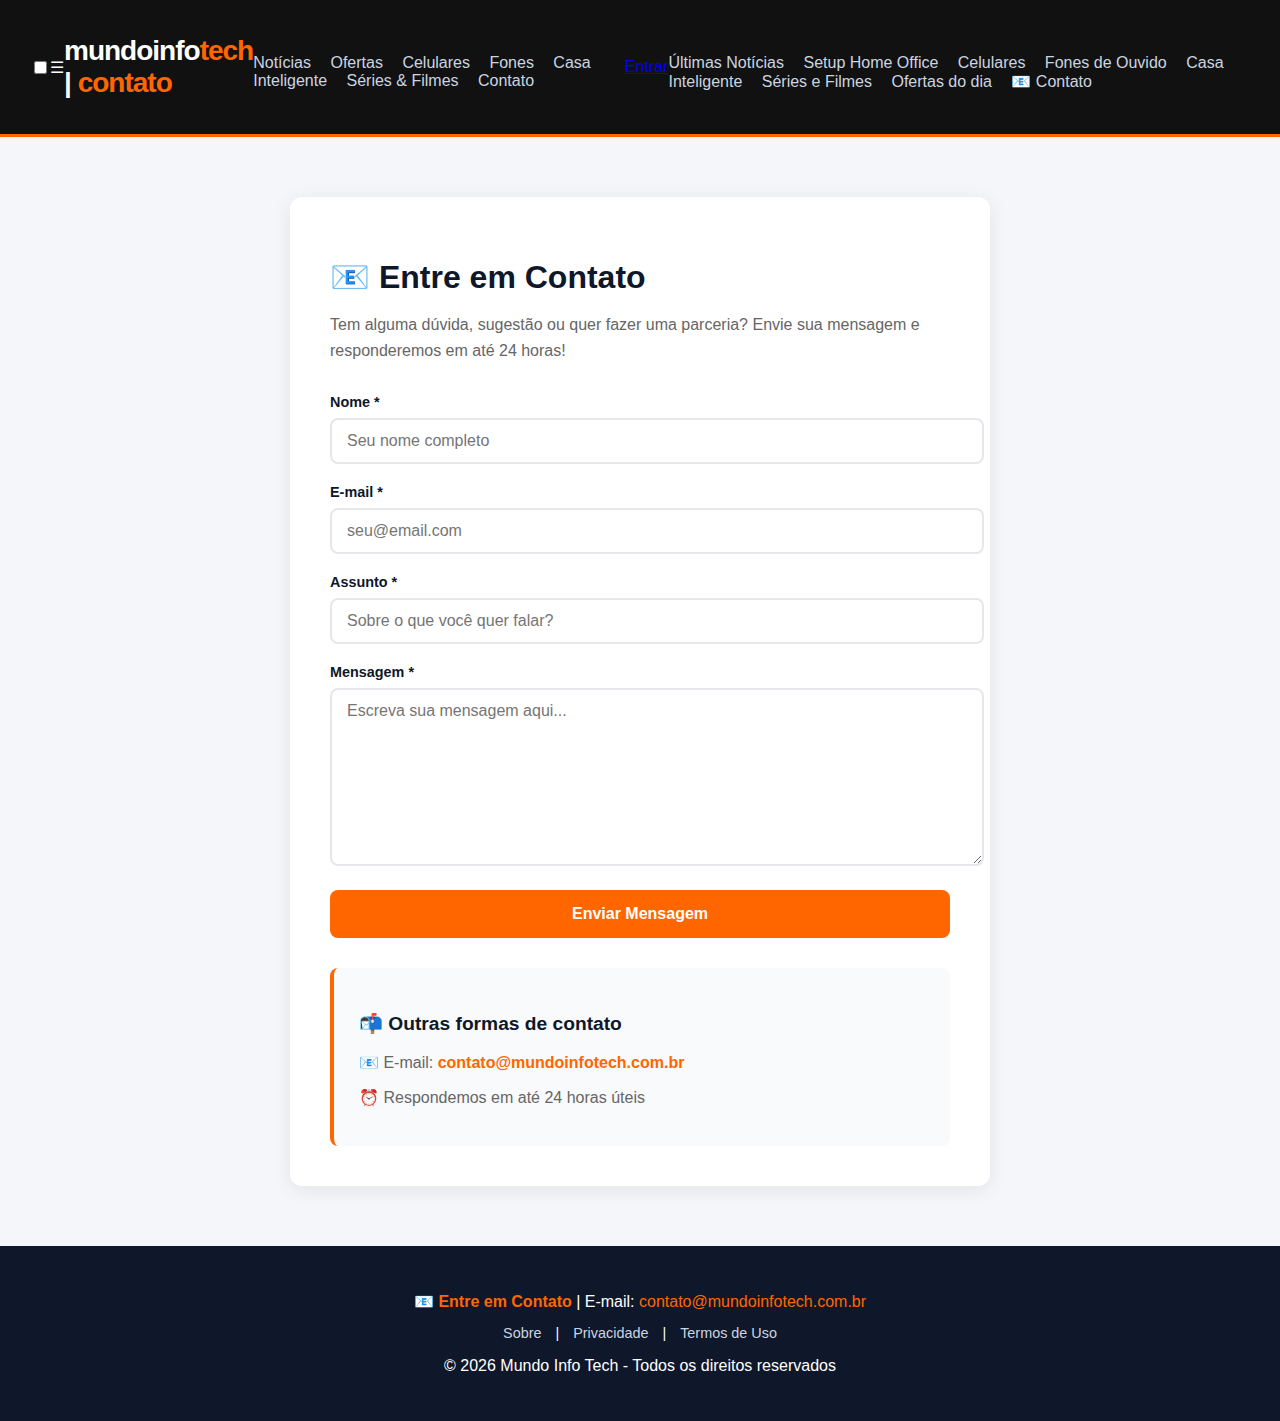
<file: posts/contato.html>
<!DOCTYPE html>
<html lang="pt-BR">
<head>
    <meta charset="UTF-8">
    <meta name="viewport" content="width=device-width, initial-scale=1.0">
    <title>Contato | Mundo Info Tech</title>
    <link rel="stylesheet" href="../style.css">
    <style>
        .container-contato {
            max-width: 700px;
            margin: 60px auto;
            padding: 0 20px;
        }

        .contato-box {
            background: white;
            padding: 40px;
            border-radius: 12px;
            box-shadow: 0 4px 20px rgba(0,0,0,0.08);
        }

        .contato-box h1 {
            color: #0f172a;
            font-size: 2rem;
            margin-bottom: 10px;
        }

        .contato-box p {
            color: #666;
            margin-bottom: 30px;
            line-height: 1.6;
        }

        .form-group {
            margin-bottom: 20px;
        }

        .form-group label {
            display: block;
            color: #0f172a;
            font-weight: 600;
            margin-bottom: 8px;
            font-size: 0.9rem;
        }

        .form-group input,
        .form-group textarea {
            width: 100%;
            padding: 12px 15px;
            border: 2px solid #e5e7eb;
            border-radius: 8px;
            font-size: 1rem;
            font-family: inherit;
            transition: border-color 0.2s;
        }

        .form-group input:focus,
        .form-group textarea:focus {
            outline: none;
            border-color: #ff6600;
        }

        .form-group textarea {
            min-height: 150px;
            resize: vertical;
        }

        .btn-enviar {
            background: #ff6600;
            color: white;
            padding: 15px 40px;
            border: none;
            border-radius: 8px;
            font-size: 1rem;
            font-weight: bold;
            cursor: pointer;
            width: 100%;
            transition: background 0.2s;
        }

        .btn-enviar:hover {
            background: #e65c00;
        }

        .contato-info {
            background: #f9fafb;
            padding: 25px;
            border-radius: 8px;
            margin-top: 30px;
            border-left: 4px solid #ff6600;
        }

        .contato-info h3 {
            color: #0f172a;
            margin-bottom: 15px;
            font-size: 1.2rem;
        }

        .contato-info p {
            margin: 10px 0;
            color: #666;
        }

        .contato-info a {
            color: #ff6600;
            text-decoration: none;
            font-weight: 600;
        }

        .contato-info a:hover {
            text-decoration: underline;
        }

        .success-message {
            display: none;
            background: #10b981;
            color: white;
            padding: 15px;
            border-radius: 8px;
            margin-bottom: 20px;
            text-align: center;
        }
    </style>
</head>
<body>
    <div id="header-global"></div>

    <main class="container-contato">
        <div class="contato-box">
            <h1>📧 Entre em Contato</h1>
            <p>Tem alguma dúvida, sugestão ou quer fazer uma parceria? Envie sua mensagem e responderemos em até 24 horas!</p>

            <div class="success-message" id="successMessage">
                ✅ Mensagem enviada com sucesso! Responderemos em breve.
            </div>

            <form id="contactForm" action="https://formspree.io/f/xwvnjeaw" method="POST">
                <div class="form-group">
                    <label for="name">Nome *</label>
                    <input type="text" id="name" name="name" required placeholder="Seu nome completo">
                </div>

                <div class="form-group">
                    <label for="email">E-mail *</label>
                    <input type="email" id="email" name="email" required placeholder="seu@email.com">
                </div>

                <div class="form-group">
                    <label for="subject">Assunto *</label>
                    <input type="text" id="subject" name="subject" required placeholder="Sobre o que você quer falar?">
                </div>

                <div class="form-group">
                    <label for="message">Mensagem *</label>
                    <textarea id="message" name="message" required placeholder="Escreva sua mensagem aqui..."></textarea>
                </div>

                <button type="submit" class="btn-enviar">Enviar Mensagem</button>
            </form>

            <div class="contato-info">
                <h3>📬 Outras formas de contato</h3>
                <p>📧 E-mail: <a href="mailto:contato@mundoinfotech.com.br">contato@mundoinfotech.com.br</a></p>
                <p>⏰ Respondemos em até 24 horas úteis</p>
            </div>
        </div>
    </main>

    <div id="footer-global"></div>

    <script src="../componentes.js"></script>
    <script>
        carregarComponentes("Contato");

        // Mostra mensagem de sucesso após envio
        const form = document.getElementById('contactForm');
        form.addEventListener('submit', function(e) {
            // Deixa o Formspree processar o envio
            setTimeout(() => {
                document.getElementById('successMessage').style.display = 'block';
                form.reset();
            }, 1000);
        });
    </script>
</body>
</html>
</file>
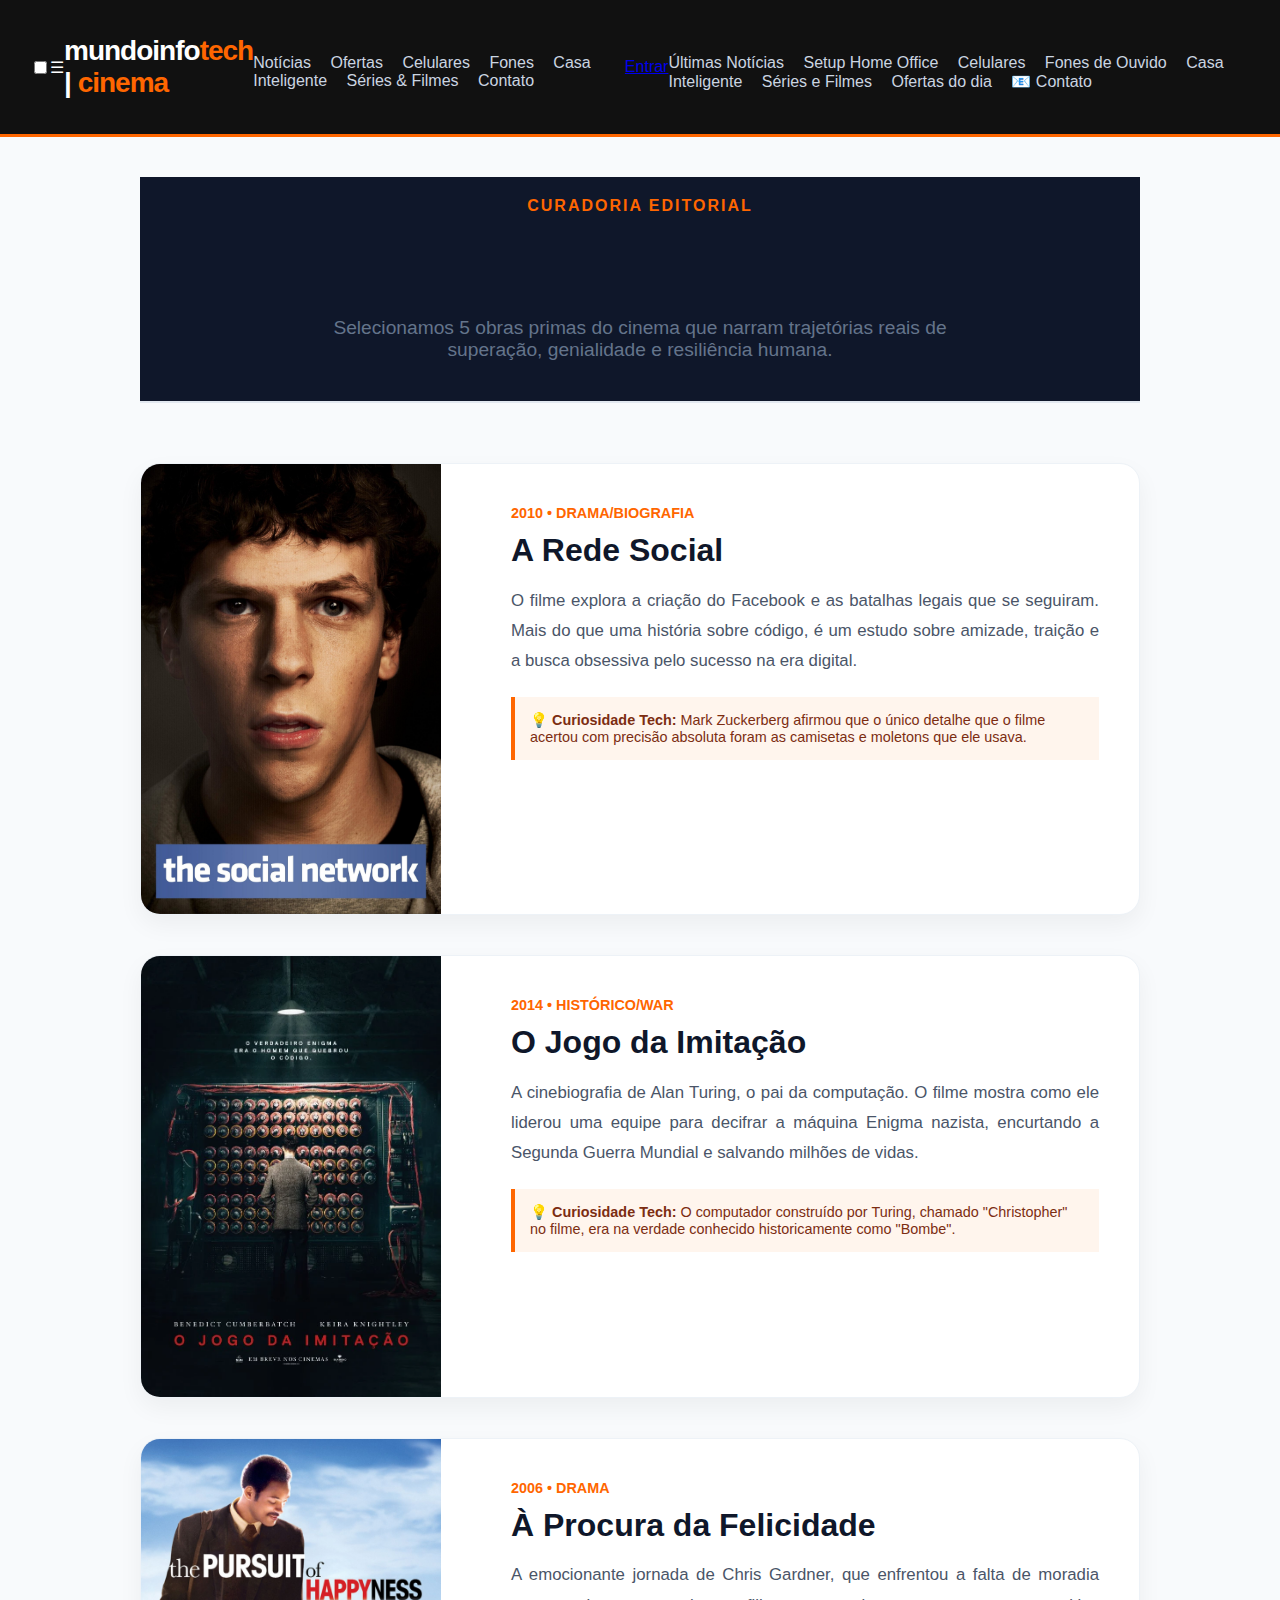
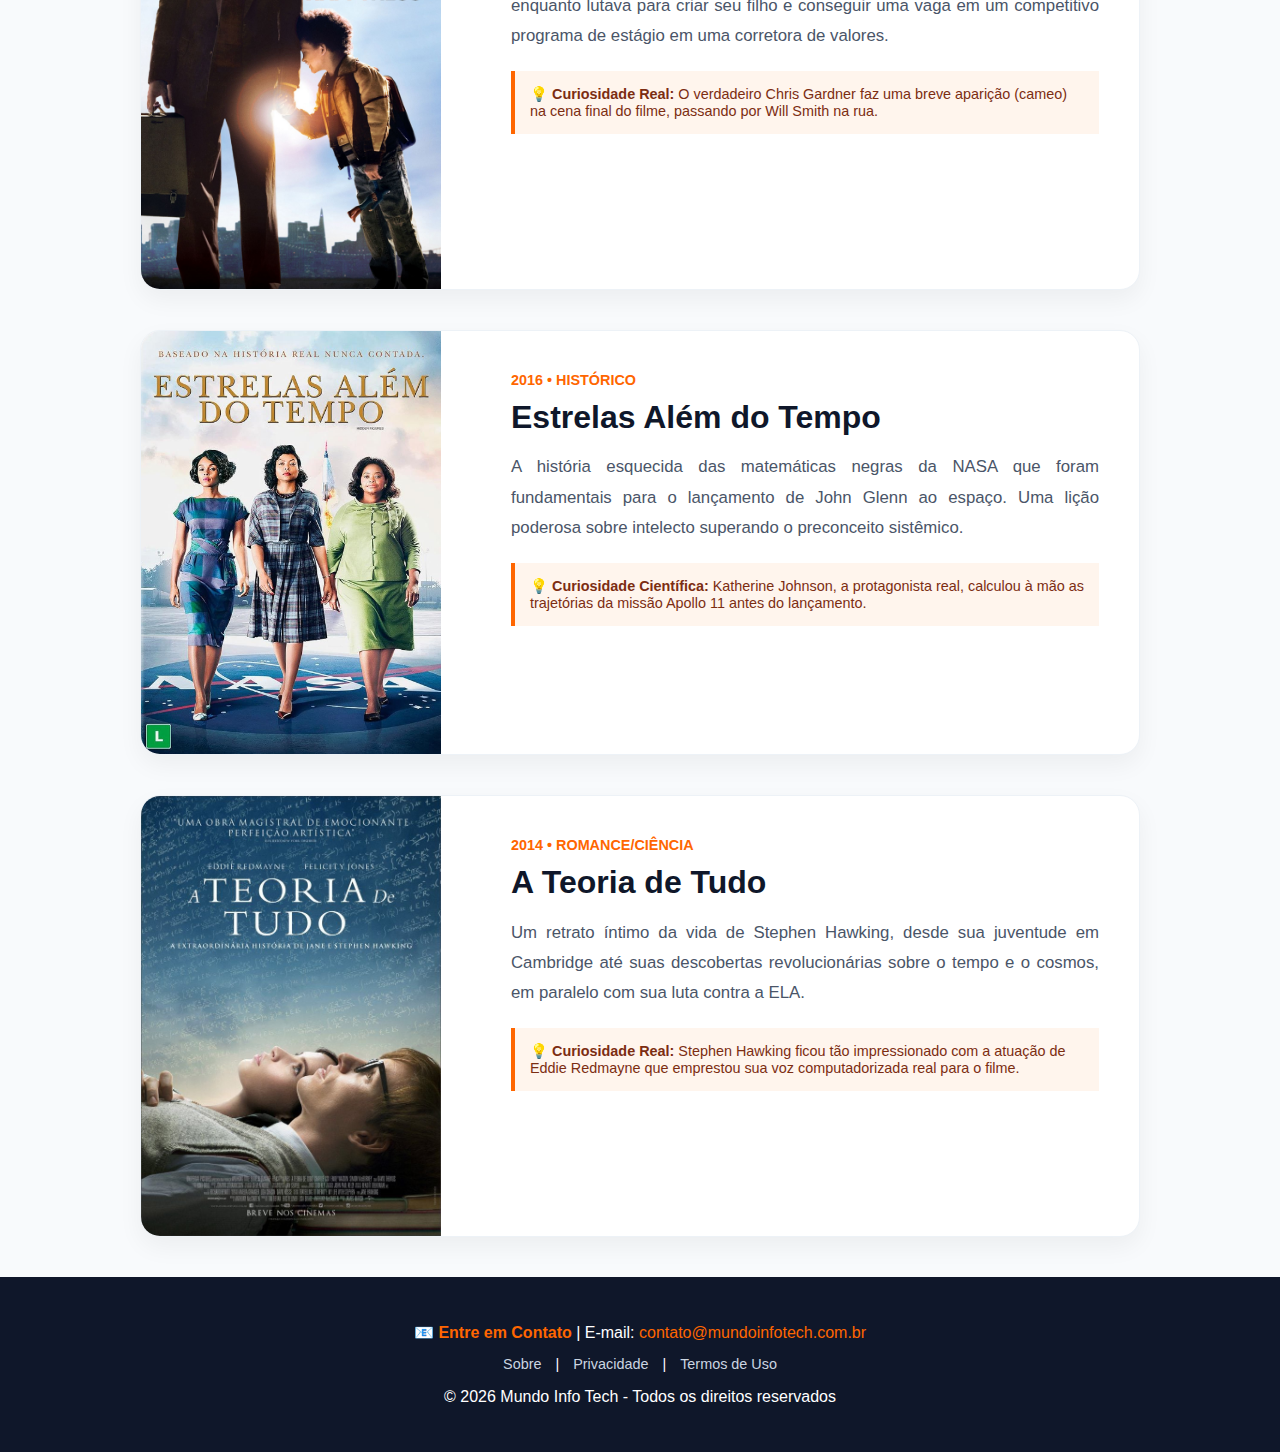
<file: posts/filmes-fatos-reais.html>
<!DOCTYPE html>
<html lang="pt-BR">
<head>
    <meta charset="UTF-8">
    <meta name="viewport" content="width=device-width, initial-scale=1.0">
    <title>5 Filmes Inspiradores: Fatos Reais | Mundo Info Tech</title>
    <link rel="stylesheet" href="../style.css">
    <style>
        body { background-color: #f8fafc; }
        .page-container { max-width: 1000px; margin: 40px auto; padding: 0 20px; }
        
        .editorial-header { 
            text-align: center; 
            margin-bottom: 60px; 
            border-bottom: 2px solid #e2e8f0;
            padding-bottom: 40px;
        }
        .editorial-header h1 { font-size: 3rem; color: #0f172a; margin-bottom: 15px; }
        .editorial-header p { font-size: 1.2rem; color: #64748b; max-width: 700px; margin: 0 auto; }

        .filme-item { 
            display: grid; 
            grid-template-columns: 300px 1fr; 
            gap: 30px; 
            background: white; 
            margin-bottom: 40px; 
            border-radius: 20px; 
            overflow: hidden; 
            box-shadow: 0 10px 25px rgba(0,0,0,0.05);
            border: 1px solid #edf2f7;
        }

        .filme-img { width: 100%; height: 100%; object-fit: cover; min-height: 350px; }

        .filme-info { padding: 40px; }
        .filme-info .ano { color: #ff6600; font-weight: 800; font-size: 0.9rem; }
        .filme-info h2 { font-size: 2rem; color: #0f172a; margin: 10px 0; }
        .filme-info p { color: #4a5568; line-height: 1.8; font-size: 1.05rem; text-align: justify; }

        .curiosidade-box { 
            margin-top: 20px; 
            padding: 15px; 
            background: #fff5ed; 
            border-left: 4px solid #ff6600; 
            font-size: 0.9rem; 
            color: #7c2d12;
        }

        @media (max-width: 800px) {
            .filme-item { grid-template-columns: 1fr; }
            .filme-img { height: 250px; min-height: auto; }
            .editorial-header h1 { font-size: 2.2rem; }
        }
    </style>
</head>
<body>
    <div id="header-global"></div>

    <main class="page-container">
        <header class="editorial-header">
            <span style="color: #ff6600; font-weight: bold; text-transform: uppercase; letter-spacing: 2px;">Curadoria Editorial</span>
            <h1>A Vida Imita a Arte</h1>
            <p>Selecionamos 5 obras primas do cinema que narram trajetórias reais de superação, genialidade e resiliência humana.</p>
        </header>

        <section class="filme-item">
            <img src="images/social-network.jpg" alt="A Rede Social" class="filme-img">
            <div class="filme-info">
                <span class="ano">2010 • DRAMA/BIOGRAFIA</span>
                <h2>A Rede Social</h2>
                <p>O filme explora a criação do Facebook e as batalhas legais que se seguiram. Mais do que uma história sobre código, é um estudo sobre amizade, traição e a busca obsessiva pelo sucesso na era digital.</p>
                <div class="curiosidade-box">
                    <strong>💡 Curiosidade Tech:</strong> Mark Zuckerberg afirmou que o único detalhe que o filme acertou com precisão absoluta foram as camisetas e moletons que ele usava.
                </div>
            </div>
        </section>

        <section class="filme-item">
            <img src="images/imitation-game.jpg" alt="O Jogo da Imitação" class="filme-img">
            <div class="filme-info">
                <span class="ano">2014 • HISTÓRICO/WAR</span>
                <h2>O Jogo da Imitação</h2>
                <p>A cinebiografia de Alan Turing, o pai da computação. O filme mostra como ele liderou uma equipe para decifrar a máquina Enigma nazista, encurtando a Segunda Guerra Mundial e salvando milhões de vidas.</p>
                <div class="curiosidade-box">
                    <strong>💡 Curiosidade Tech:</strong> O computador construído por Turing, chamado "Christopher" no filme, era na verdade conhecido historicamente como "Bombe".
                </div>
            </div>
        </section>

        <section class="filme-item">
            <img src="images/pursuit-happyness.jpg" alt="À Procura da Felicidade" class="filme-img">
            <div class="filme-info">
                <span class="ano">2006 • DRAMA</span>
                <h2>À Procura da Felicidade</h2>
                <p>A emocionante jornada de Chris Gardner, que enfrentou a falta de moradia enquanto lutava para criar seu filho e conseguir uma vaga em um competitivo programa de estágio em uma corretora de valores.</p>
                <div class="curiosidade-box">
                    <strong>💡 Curiosidade Real:</strong> O verdadeiro Chris Gardner faz uma breve aparição (cameo) na cena final do filme, passando por Will Smith na rua.
                </div>
            </div>
        </section>

        <section class="filme-item">
            <img src="images/hidden-figures.jpg" alt="Estrelas Além do Tempo" class="filme-img">
            <div class="filme-info">
                <span class="ano">2016 • HISTÓRICO</span>
                <h2>Estrelas Além do Tempo</h2>
                <p>A história esquecida das matemáticas negras da NASA que foram fundamentais para o lançamento de John Glenn ao espaço. Uma lição poderosa sobre intelecto superando o preconceito sistêmico.</p>
                <div class="curiosidade-box">
                    <strong>💡 Curiosidade Científica:</strong> Katherine Johnson, a protagonista real, calculou à mão as trajetórias da missão Apollo 11 antes do lançamento.
                </div>
            </div>
        </section>

        <section class="filme-item">
            <img src="images/theory-everything.jpg" alt="A Teoria de Tudo" class="filme-img">
            <div class="filme-info">
                <span class="ano">2014 • ROMANCE/CIÊNCIA</span>
                <h2>A Teoria de Tudo</h2>
                <p>Um retrato íntimo da vida de Stephen Hawking, desde sua juventude em Cambridge até suas descobertas revolucionárias sobre o tempo e o cosmos, em paralelo com sua luta contra a ELA.</p>
                <div class="curiosidade-box">
                    <strong>💡 Curiosidade Real:</strong> Stephen Hawking ficou tão impressionado com a atuação de Eddie Redmayne que emprestou sua voz computadorizada real para o filme.
                </div>
            </div>
        </section>
    </main>

    <div id="footer-global"></div>
    
    <script src="../componentes.js"></script>
    <script>carregarComponentes("Cinema");</script>
</body>
</html>
</file>
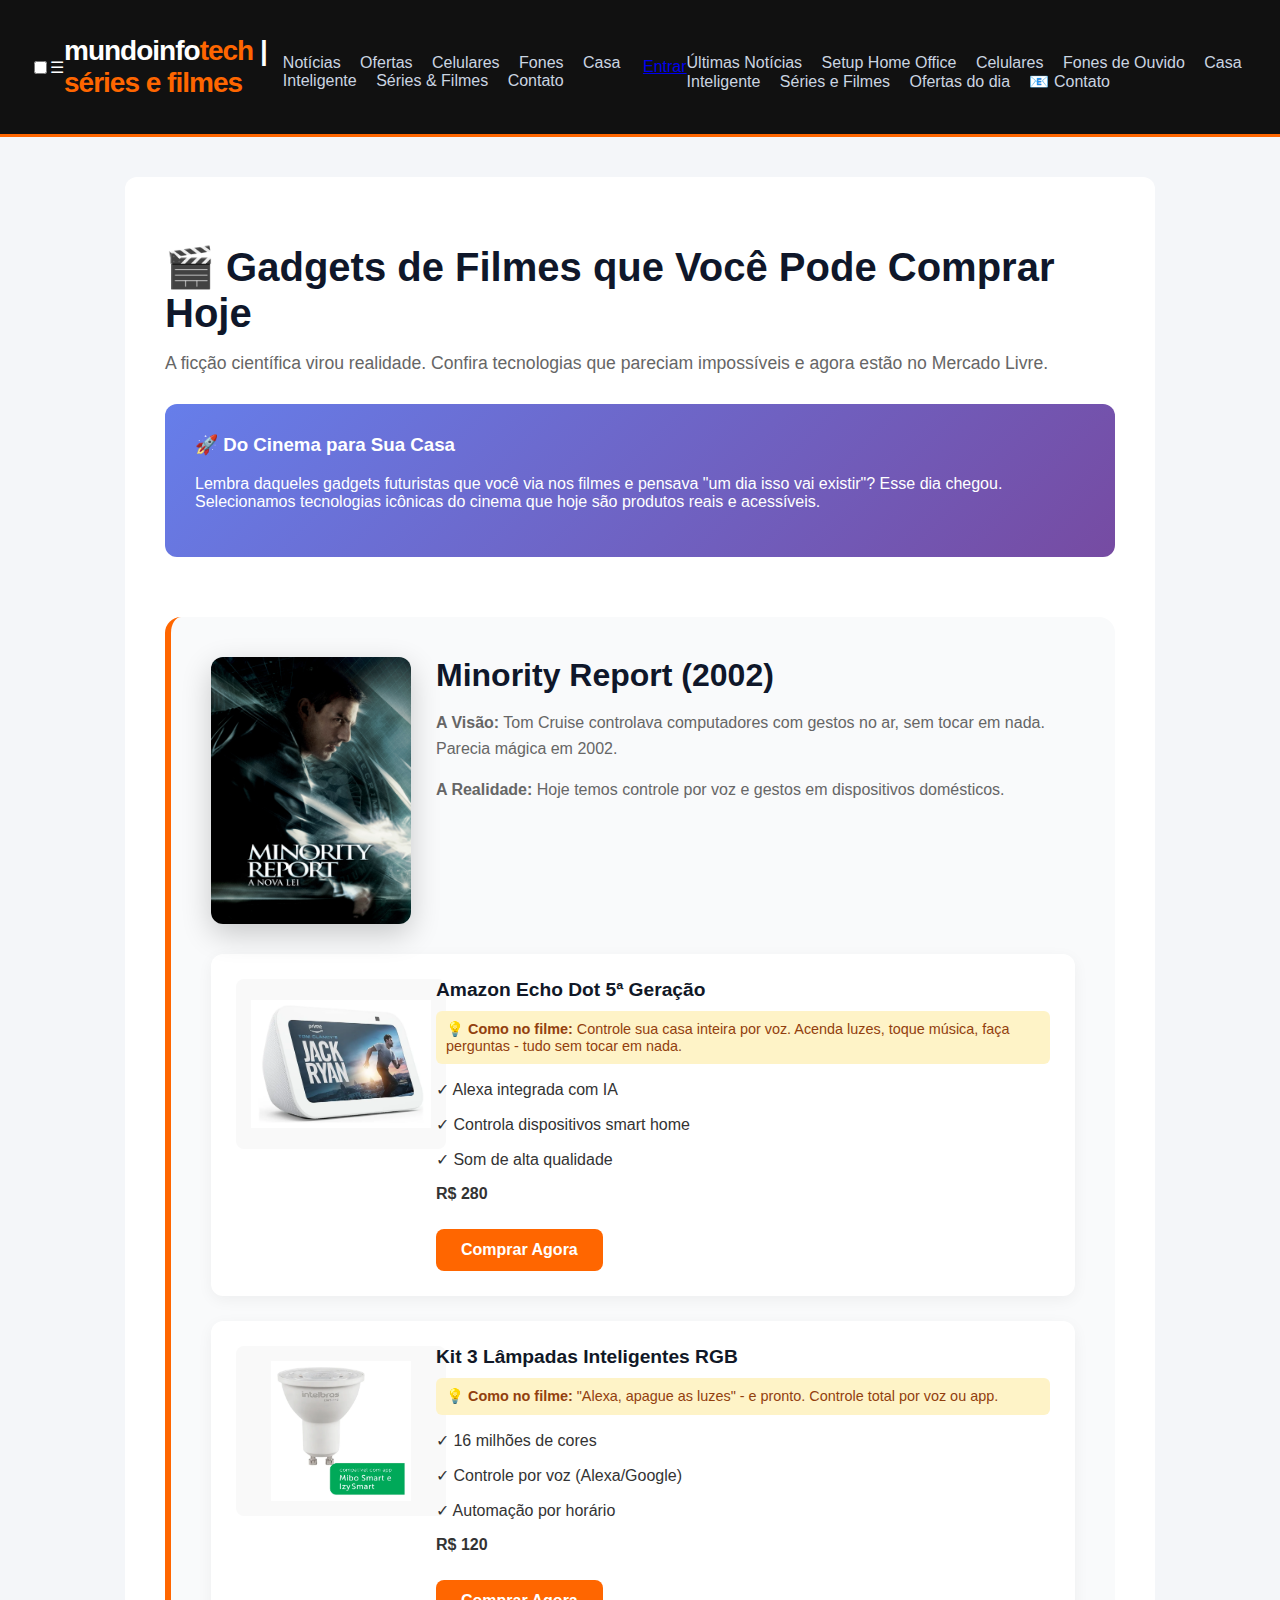
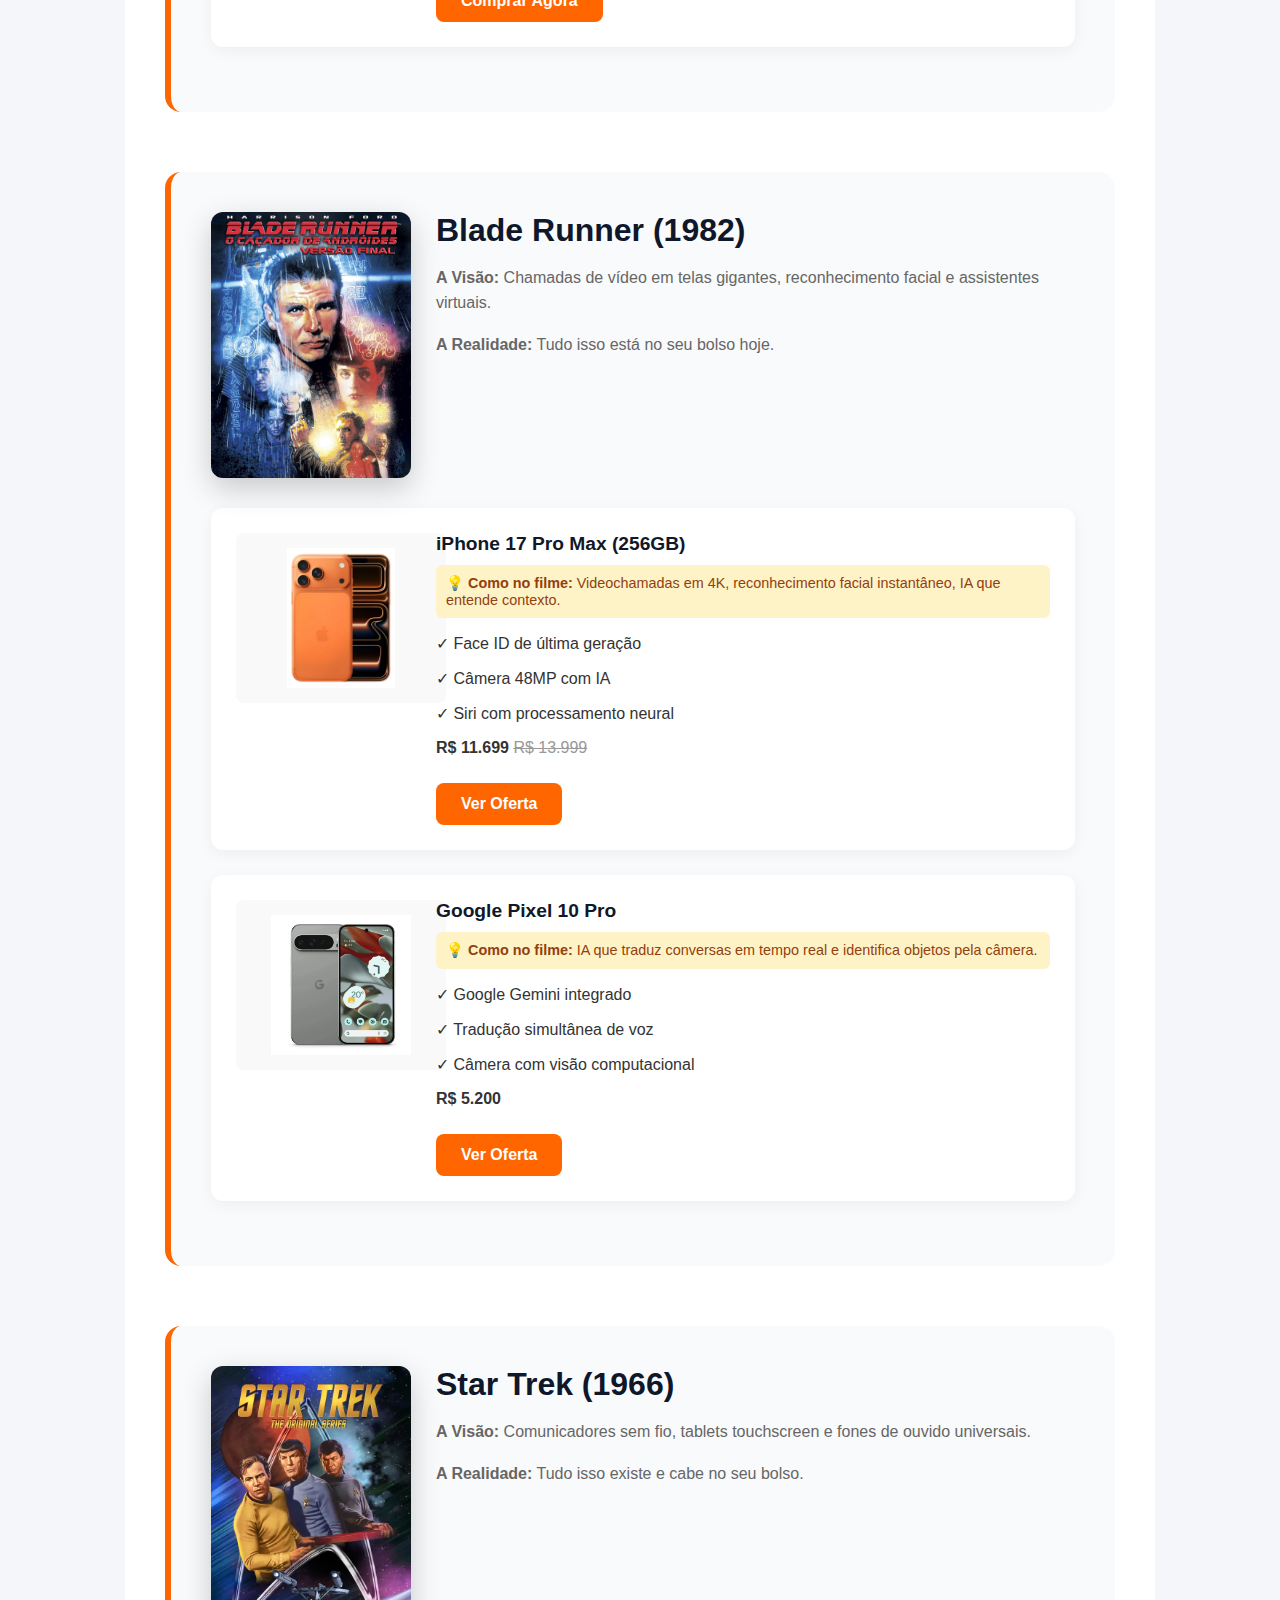
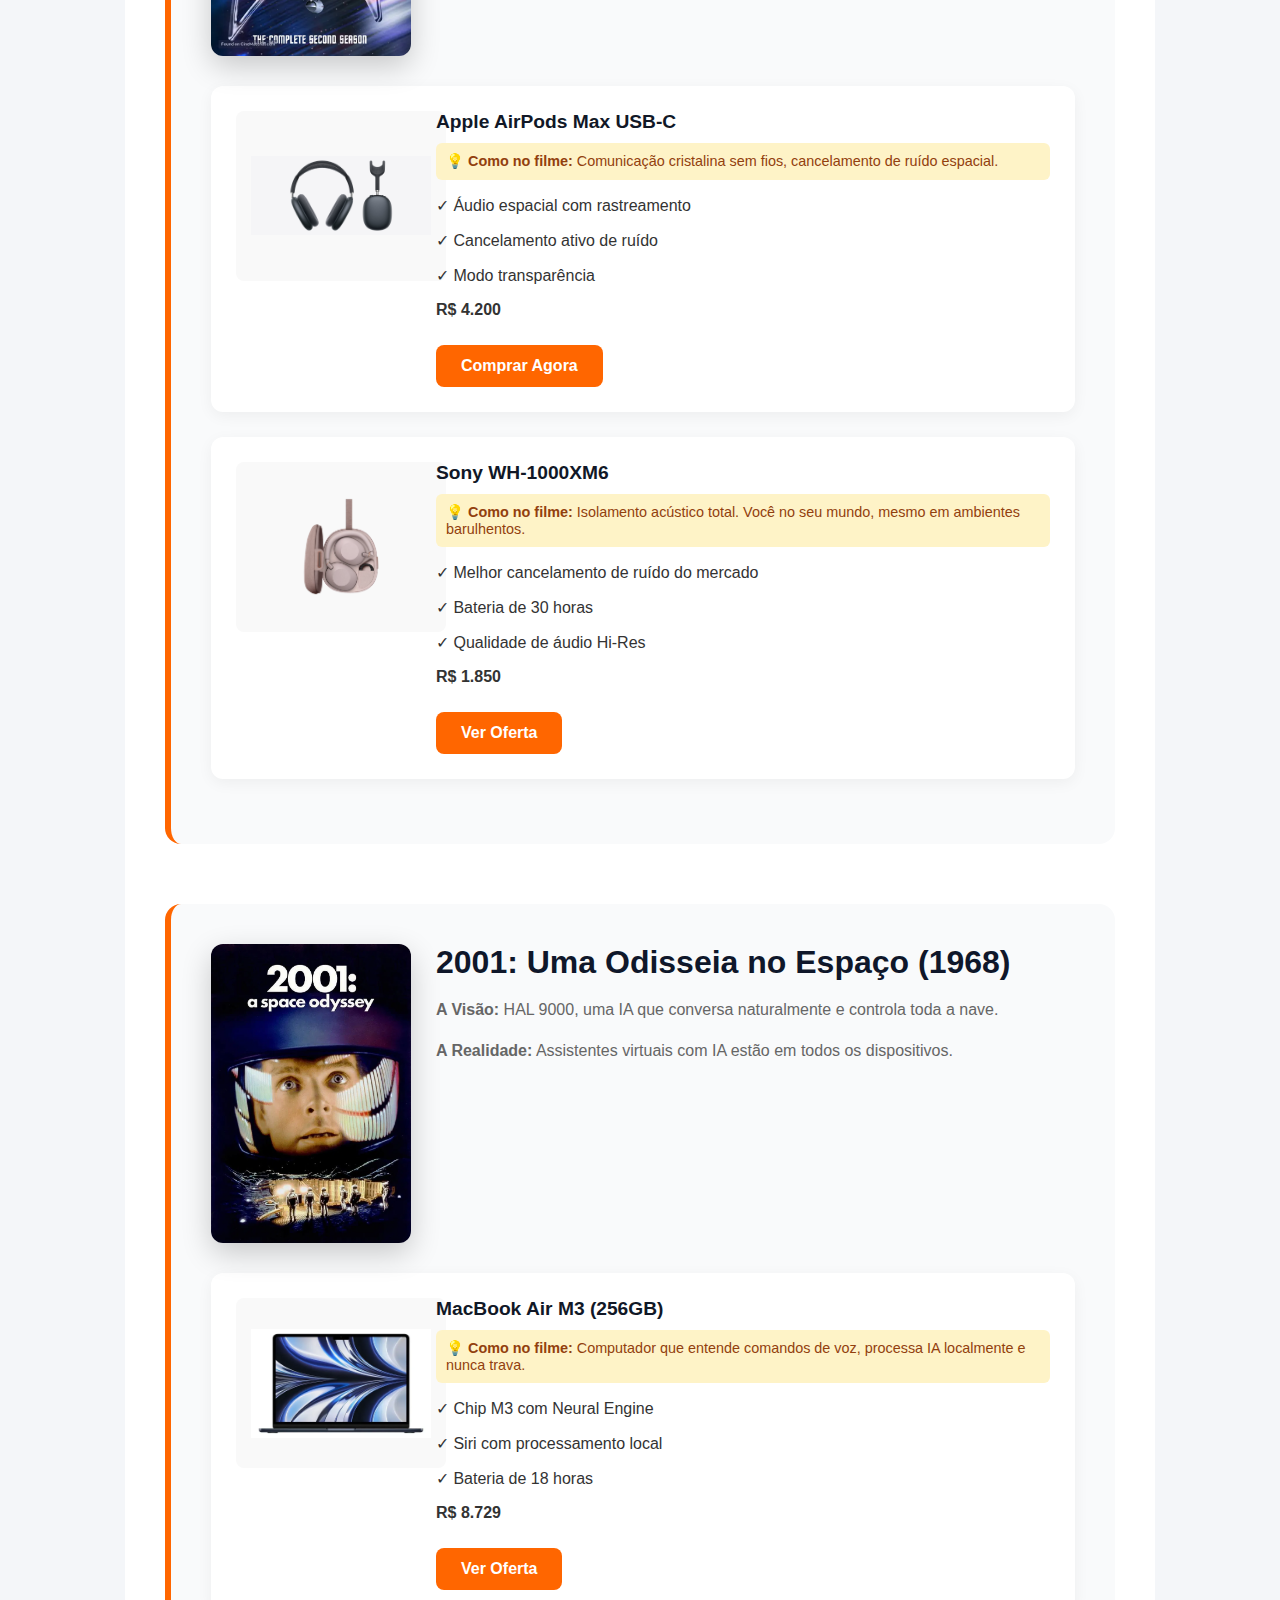
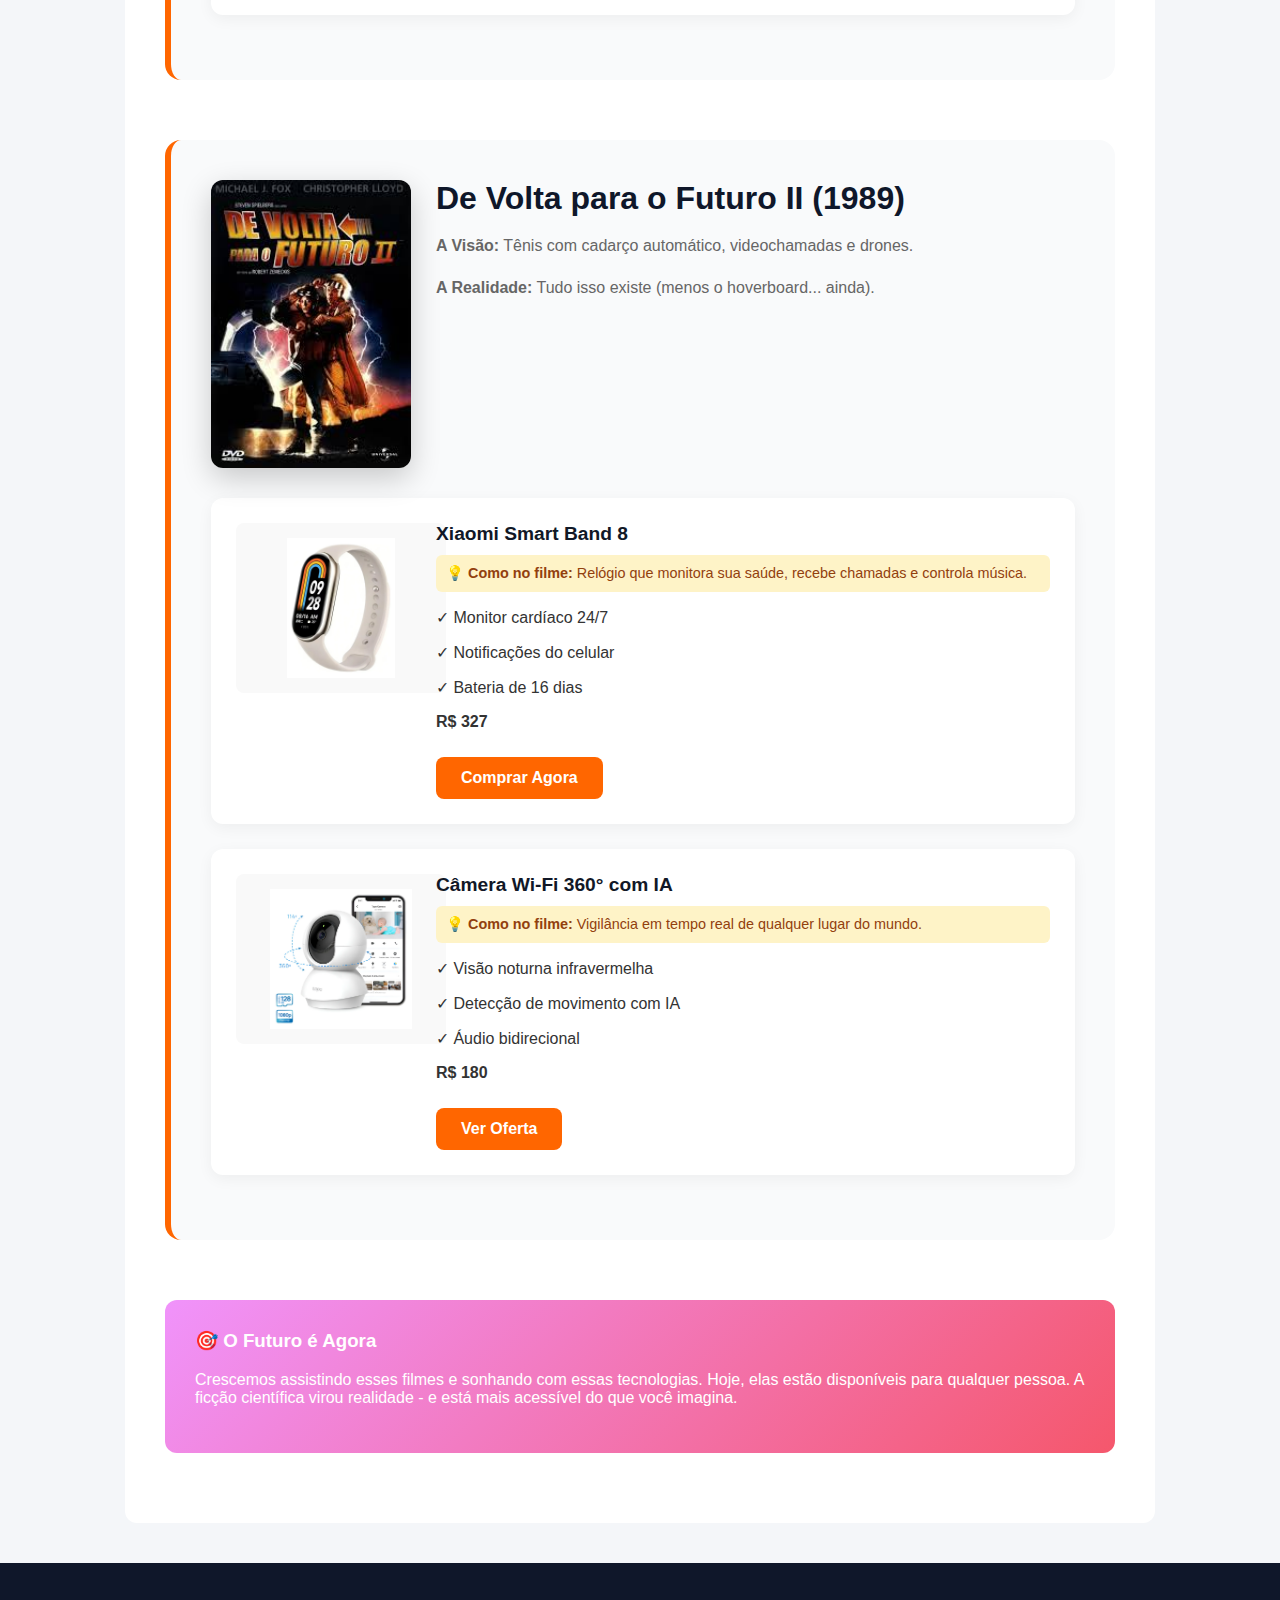
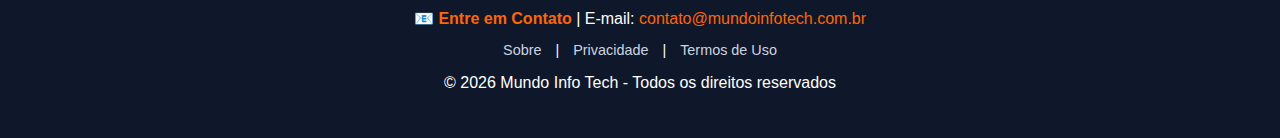
<file: posts/gadgets-vistos-em-filmes.html>
<!DOCTYPE html>
<html lang="pt-BR">
<head>
    <meta charset="UTF-8">
    <meta name="viewport" content="width=device-width, initial-scale=1.0">
    <title>Gadgets de Filmes que Você Pode Comprar Hoje | Mundo Info Tech</title>
    <meta name="description" content="Do cinema para sua casa: tecnologias que pareciam ficção científica e agora estão disponíveis no Mercado Livre.">
    <link rel="stylesheet" href="../style.css">
    <style>
        .artigo { max-width: 950px; margin: 40px auto; background: white; padding: 40px; border-radius: 12px; }
        .artigo h1 { font-size: 2.5rem; color: #0f172a; margin-bottom: 15px; }
        .intro { background: linear-gradient(135deg, #667eea 0%, #764ba2 100%); color: white; padding: 30px; border-radius: 12px; margin: 30px 0; }
        
        .filme-section { margin: 60px 0; padding: 40px; background: #f9fafb; border-radius: 16px; border-left: 6px solid #ff6600; }
        .filme-header { display: grid; grid-template-columns: 200px 1fr; gap: 25px; margin-bottom: 30px; }
        .filme-header img { width: 100%; border-radius: 12px; box-shadow: 0 10px 30px rgba(0,0,0,0.2); }
        .filme-info h2 { color: #0f172a; font-size: 2rem; margin: 0 0 10px 0; }
        .filme-info p { color: #666; line-height: 1.6; }
        
        .produto-real { display: grid; grid-template-columns: 180px 1fr; gap: 20px; margin: 25px 0; padding: 25px; background: white; border-radius: 12px; box-shadow: 0 4px 15px rgba(0,0,0,0.05); }
        .produto-real img { width: 100%; height: 140px; object-fit: contain; background: #f9f9f9; padding: 15px; border-radius: 8px; }
        .produto-info h3 { margin: 0 0 10px 0; color: #111827; font-size: 1.2rem; }
        .produto-info .comparacao { background: #fef3c7; padding: 10px; border-radius: 6px; font-size: 0.9rem; margin: 10px 0; color: #92400e; }
        .btn-comprar { display: inline-block; background: #ff6600; color: white; padding: 12px 25px; border-radius: 8px; text-decoration: none; font-weight: bold; margin-top: 10px; }
        .btn-comprar:hover { background: #e65c00; }
        
        @media (max-width: 750px) {
            .filme-header, .produto-real { grid-template-columns: 1fr; }
        }
    </style>
</head>
<body>
    <div id="header-global"></div>

    <main class="artigo">
        <h1>🎬 Gadgets de Filmes que Você Pode Comprar Hoje</h1>
        <p style="color: #666; font-size: 1.1rem;">A ficção científica virou realidade. Confira tecnologias que pareciam impossíveis e agora estão no Mercado Livre.</p>
        
        <div class="intro">
            <h3 style="margin-top: 0;">🚀 Do Cinema para Sua Casa</h3>
            <p>Lembra daqueles gadgets futuristas que você via nos filmes e pensava "um dia isso vai existir"? Esse dia chegou. Selecionamos tecnologias icônicas do cinema que hoje são produtos reais e acessíveis.</p>
        </div>

        <!-- MINORITY REPORT -->
        <section class="filme-section">
            <div class="filme-header">
                <img src="images/filme-minority.jpg" alt="Minority Report">
                <div class="filme-info">
                    <h2>Minority Report (2002)</h2>
                    <p><strong>A Visão:</strong> Tom Cruise controlava computadores com gestos no ar, sem tocar em nada. Parecia mágica em 2002.</p>
                    <p><strong>A Realidade:</strong> Hoje temos controle por voz e gestos em dispositivos domésticos.</p>
                </div>
            </div>

            <div class="produto-real">
                <img src="images/hub-alexa.jpg" alt="Echo Dot">
                <div class="produto-info">
                    <h3>Amazon Echo Dot 5ª Geração</h3>
                    <div class="comparacao">
                        💡 <strong>Como no filme:</strong> Controle sua casa inteira por voz. Acenda luzes, toque música, faça perguntas - tudo sem tocar em nada.
                    </div>
                    <p>✓ Alexa integrada com IA</p>
                    <p>✓ Controla dispositivos smart home</p>
                    <p>✓ Som de alta qualidade</p>
                    <p><strong>R$ 280</strong></p>
                    <a href="https://mercadolivre.com/sec/2VdWgFa" class="btn-comprar" target="_blank">Comprar Agora</a>
                </div>
            </div>

            <div class="produto-real">
                <img src="images/lampada-wifi.jpg" alt="Lâmpada Smart">
                <div class="produto-info">
                    <h3>Kit 3 Lâmpadas Inteligentes RGB</h3>
                    <div class="comparacao">
                        💡 <strong>Como no filme:</strong> "Alexa, apague as luzes" - e pronto. Controle total por voz ou app.
                    </div>
                    <p>✓ 16 milhões de cores</p>
                    <p>✓ Controle por voz (Alexa/Google)</p>
                    <p>✓ Automação por horário</p>
                    <p><strong>R$ 120</strong></p>
                    <a href="https://meli.la/1ymrmtW" class="btn-comprar" target="_blank">Comprar Agora</a>
                </div>
            </div>
        </section>

        <!-- BLADE RUNNER -->
        <section class="filme-section">
            <div class="filme-header">
                <img src="images/filme-bladerunner.jpg" alt="Blade Runner">
                <div class="filme-info">
                    <h2>Blade Runner (1982)</h2>
                    <p><strong>A Visão:</strong> Chamadas de vídeo em telas gigantes, reconhecimento facial e assistentes virtuais.</p>
                    <p><strong>A Realidade:</strong> Tudo isso está no seu bolso hoje.</p>
                </div>
            </div>

            <div class="produto-real">
                <img src="images/iphone17.jpg" alt="iPhone 17">
                <div class="produto-info">
                    <h3>iPhone 17 Pro Max (256GB)</h3>
                    <div class="comparacao">
                        💡 <strong>Como no filme:</strong> Videochamadas em 4K, reconhecimento facial instantâneo, IA que entende contexto.
                    </div>
                    <p>✓ Face ID de última geração</p>
                    <p>✓ Câmera 48MP com IA</p>
                    <p>✓ Siri com processamento neural</p>
                    <p><strong>R$ 11.699</strong> <span style="text-decoration: line-through; color: #999;">R$ 13.999</span></p>
                    <a href="https://mercadolivre.com/sec/2KJhAFH" class="btn-comprar" target="_blank">Ver Oferta</a>
                </div>
            </div>

            <div class="produto-real">
                <img src="images/pixel10.jpg" alt="Google Pixel">
                <div class="produto-info">
                    <h3>Google Pixel 10 Pro</h3>
                    <div class="comparacao">
                        💡 <strong>Como no filme:</strong> IA que traduz conversas em tempo real e identifica objetos pela câmera.
                    </div>
                    <p>✓ Google Gemini integrado</p>
                    <p>✓ Tradução simultânea de voz</p>
                    <p>✓ Câmera com visão computacional</p>
                    <p><strong>R$ 5.200</strong></p>
                    <a href="https://mercadolivre.com/sec/2CgF3V8" class="btn-comprar" target="_blank">Ver Oferta</a>
                </div>
            </div>
        </section>

        <!-- STAR TREK -->
        <section class="filme-section">
            <div class="filme-header">
                <img src="images/filme-startrek.jpg" alt="Star Trek">
                <div class="filme-info">
                    <h2>Star Trek (1966)</h2>
                    <p><strong>A Visão:</strong> Comunicadores sem fio, tablets touchscreen e fones de ouvido universais.</p>
                    <p><strong>A Realidade:</strong> Tudo isso existe e cabe no seu bolso.</p>
                </div>
            </div>

            <div class="produto-real">
                <img src="images/airpods-max.jpg" alt="AirPods Max">
                <div class="produto-info">
                    <h3>Apple AirPods Max USB-C</h3>
                    <div class="comparacao">
                        💡 <strong>Como no filme:</strong> Comunicação cristalina sem fios, cancelamento de ruído espacial.
                    </div>
                    <p>✓ Áudio espacial com rastreamento</p>
                    <p>✓ Cancelamento ativo de ruído</p>
                    <p>✓ Modo transparência</p>
                    <p><strong>R$ 4.200</strong></p>
                    <a href="https://mercadolivre.com/sec/1wHAbYT" class="btn-comprar" target="_blank">Comprar Agora</a>
                </div>
            </div>

            <div class="produto-real">
                <img src="images/sony-xm6.jpg" alt="Sony XM6">
                <div class="produto-info">
                    <h3>Sony WH-1000XM6</h3>
                    <div class="comparacao">
                        💡 <strong>Como no filme:</strong> Isolamento acústico total. Você no seu mundo, mesmo em ambientes barulhentos.
                    </div>
                    <p>✓ Melhor cancelamento de ruído do mercado</p>
                    <p>✓ Bateria de 30 horas</p>
                    <p>✓ Qualidade de áudio Hi-Res</p>
                    <p><strong>R$ 1.850</strong></p>
                    <a href="https://mercadolivre.com/sec/227jiAw" class="btn-comprar" target="_blank">Ver Oferta</a>
                </div>
            </div>
        </section>

        <!-- 2001 SPACE ODYSSEY -->
        <section class="filme-section">
            <div class="filme-header">
                <img src="images/filme-2001.jpg" alt="2001 Space Odyssey">
                <div class="filme-info">
                    <h2>2001: Uma Odisseia no Espaço (1968)</h2>
                    <p><strong>A Visão:</strong> HAL 9000, uma IA que conversa naturalmente e controla toda a nave.</p>
                    <p><strong>A Realidade:</strong> Assistentes virtuais com IA estão em todos os dispositivos.</p>
                </div>
            </div>

            <div class="produto-real">
                <img src="images/macbook-m3.jpg" alt="MacBook">
                <div class="produto-info">
                    <h3>MacBook Air M3 (256GB)</h3>
                    <div class="comparacao">
                        💡 <strong>Como no filme:</strong> Computador que entende comandos de voz, processa IA localmente e nunca trava.
                    </div>
                    <p>✓ Chip M3 com Neural Engine</p>
                    <p>✓ Siri com processamento local</p>
                    <p>✓ Bateria de 18 horas</p>
                    <p><strong>R$ 8.729</strong></p>
                    <a href="https://mercadolivre.com/sec/1nXwjvt" class="btn-comprar" target="_blank">Ver Oferta</a>
                </div>
            </div>
        </section>

        <!-- BACK TO THE FUTURE -->
        <section class="filme-section">
            <div class="filme-header">
                <img src="images/filme-backtofuture.jpg" alt="De Volta para o Futuro">
                <div class="filme-info">
                    <h2>De Volta para o Futuro II (1989)</h2>
                    <p><strong>A Visão:</strong> Tênis com cadarço automático, videochamadas e drones.</p>
                    <p><strong>A Realidade:</strong> Tudo isso existe (menos o hoverboard... ainda).</p>
                </div>
            </div>

            <div class="produto-real">
                <img src="images/mi-band-8.jpg" alt="Mi Band">
                <div class="produto-info">
                    <h3>Xiaomi Smart Band 8</h3>
                    <div class="comparacao">
                        💡 <strong>Como no filme:</strong> Relógio que monitora sua saúde, recebe chamadas e controla música.
                    </div>
                    <p>✓ Monitor cardíaco 24/7</p>
                    <p>✓ Notificações do celular</p>
                    <p>✓ Bateria de 16 dias</p>
                    <p><strong>R$ 327</strong></p>
                    <a href="https://meli.la/1mLyREz" class="btn-comprar" target="_blank">Comprar Agora</a>
                </div>
            </div>

            <div class="produto-real">
                <img src="images/camera-wifi.jpg" alt="Câmera">
                <div class="produto-info">
                    <h3>Câmera Wi-Fi 360° com IA</h3>
                    <div class="comparacao">
                        💡 <strong>Como no filme:</strong> Vigilância em tempo real de qualquer lugar do mundo.
                    </div>
                    <p>✓ Visão noturna infravermelha</p>
                    <p>✓ Detecção de movimento com IA</p>
                    <p>✓ Áudio bidirecional</p>
                    <p><strong>R$ 180</strong></p>
                    <a href="https://mercadolivre.com/sec/2fUe9qD" class="btn-comprar" target="_blank">Ver Oferta</a>
                </div>
            </div>
        </section>

        <div class="intro" style="background: linear-gradient(135deg, #f093fb 0%, #f5576c 100%); margin-top: 60px;">
            <h3 style="margin-top: 0;">🎯 O Futuro é Agora</h3>
            <p>Crescemos assistindo esses filmes e sonhando com essas tecnologias. Hoje, elas estão disponíveis para qualquer pessoa. A ficção científica virou realidade - e está mais acessível do que você imagina.</p>
        </div>
    </main>

    <div id="footer-global"></div>
    <script src="../componentes.js"></script>
    <script>carregarComponentes("Séries e Filmes");</script>
</body>
</html>
</file>
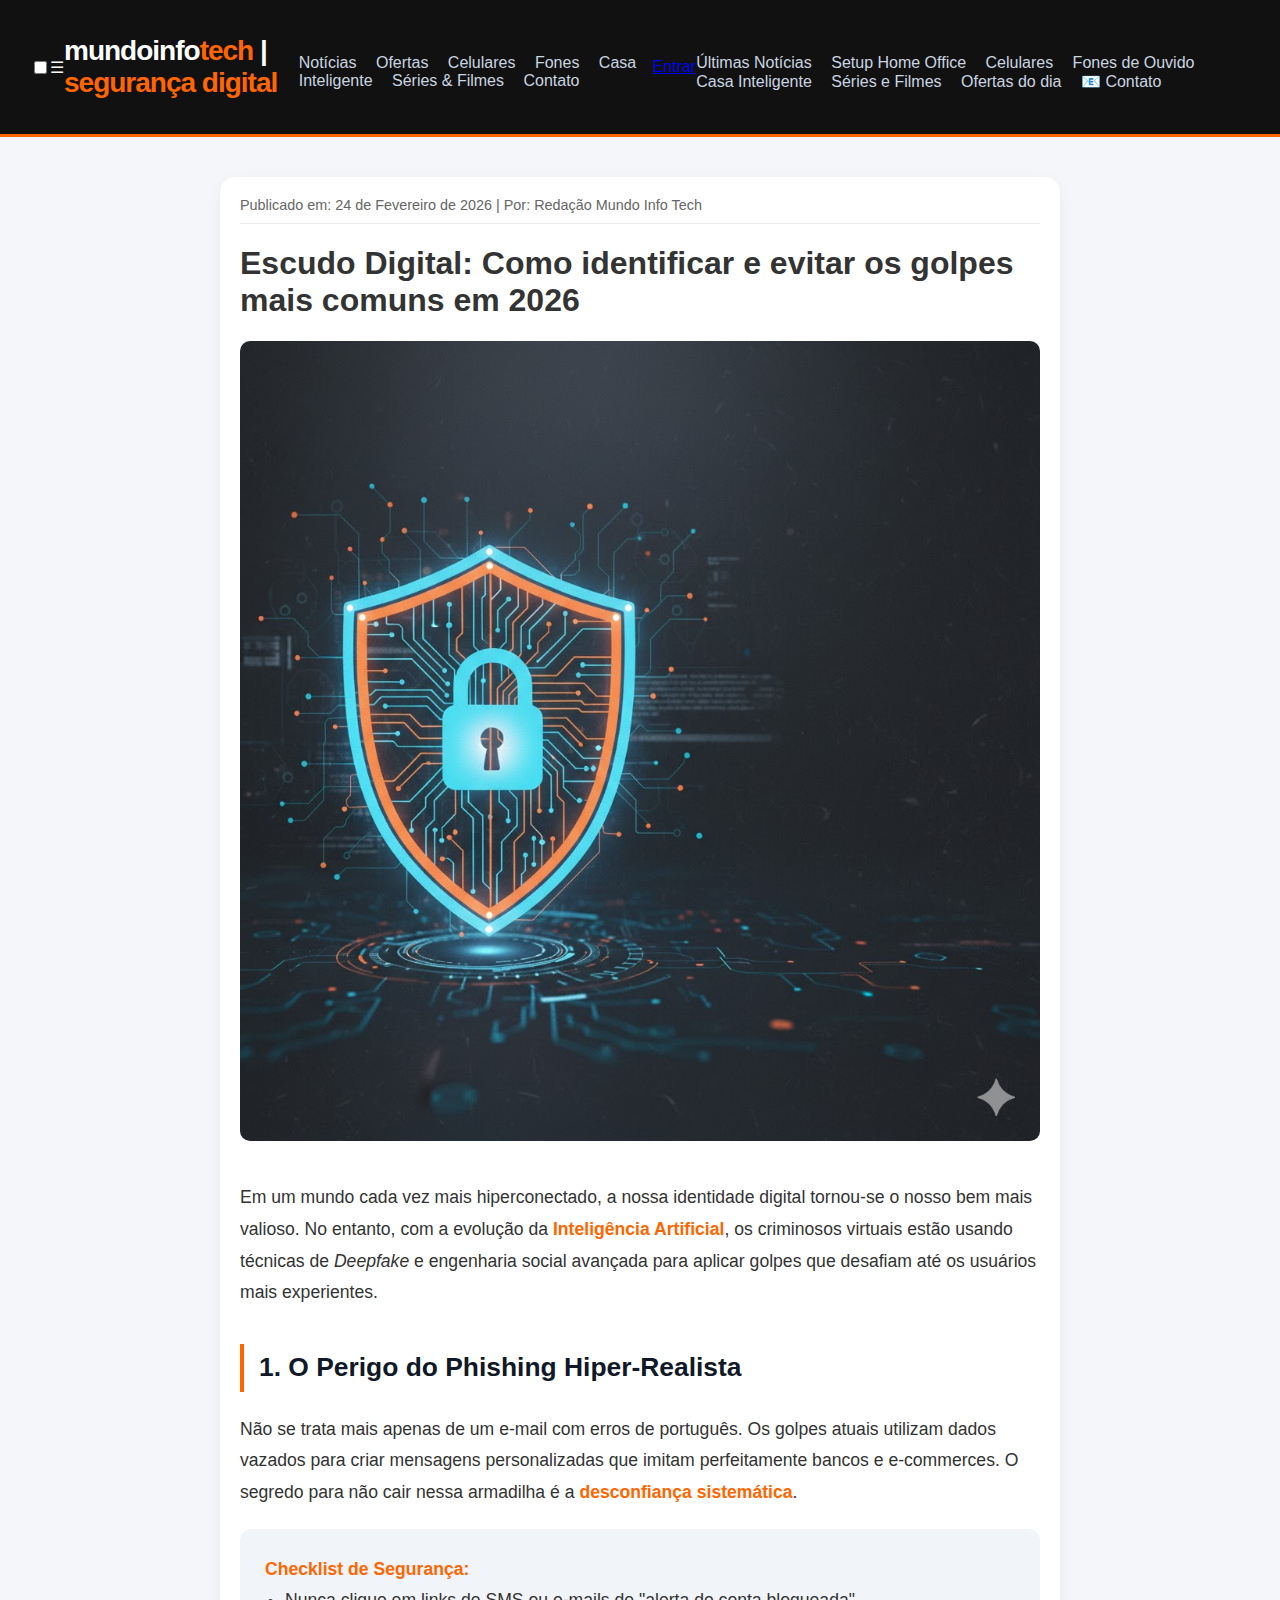
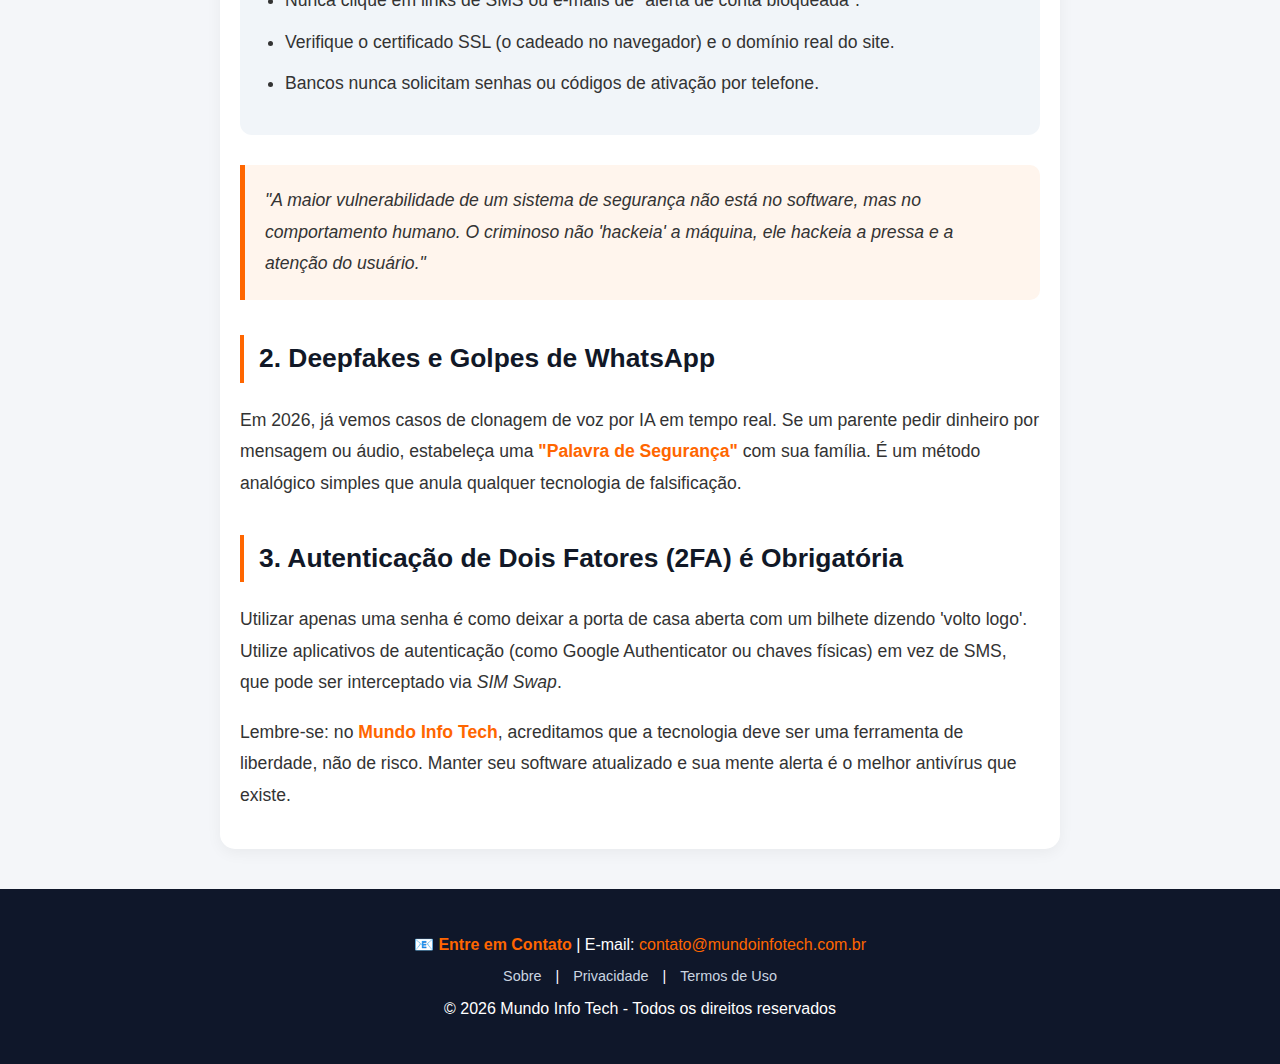
<file: posts/guia-seguranca-digital.html>
<!DOCTYPE html>
<html lang="pt-BR">
<head>
    <meta charset="UTF-8">
    <meta name="viewport" content="width=device-width, initial-scale=1.0">
    <title>Guia de Sobrevivência: Como Evitar Golpes Online | Mundo Info Tech</title>
    <link rel="stylesheet" href="../style.css">
    <style>
        .post-noticia { max-width: 800px; margin: 40px auto; padding: 20px; background: white; border-radius: 15px; box-shadow: 0 4px 15px rgba(0,0,0,0.05); }
        .meta-info { color: #666; font-size: 0.9rem; margin-bottom: 20px; border-bottom: 1px solid #eee; padding-bottom: 10px; }
        .noticia-corpo { font-size: 1.1rem; line-height: 1.8; color: #333; }
        .noticia-corpo h2 { margin-top: 35px; color: #111827; border-left: 4px solid #ff6600; padding-left: 15px; }
        .img-destaque { width: 100%; border-radius: 10px; margin-bottom: 20px; }
        .citacao { border-left: 5px solid #ff6600; padding: 20px; background: #fff5ed; font-style: italic; margin: 30px 0; border-radius: 0 10px 10px 0; }
        .alerta-lista { background: #f1f5f9; padding: 25px; border-radius: 12px; margin: 20px 0; }
        .alerta-lista ul { margin: 0; padding-left: 20px; }
        .alerta-lista li { margin-bottom: 10px; }
        strong { color: #ff6600; }
    </style>
</head>
<body>
    <div id="header-global"></div>

    <article class="post-noticia">
        <div class="meta-info">
            <span>Publicado em: 24 de Fevereiro de 2026</span> | <span>Por: Redação Mundo Info Tech</span>
        </div>

        <h1>Escudo Digital: Como identificar e evitar os golpes mais comuns em 2026</h1>
        <img src="images/seguranca-digital-banner.jpg" alt="Segurança Digital e Criptografia" class="img-destaque">

        <div class="noticia-corpo">
            <p>Em um mundo cada vez mais hiperconectado, a nossa identidade digital tornou-se o nosso bem mais valioso. No entanto, com a evolução da <strong>Inteligência Artificial</strong>, os criminosos virtuais estão usando técnicas de <em>Deepfake</em> e engenharia social avançada para aplicar golpes que desafiam até os usuários mais experientes.</p>

            <h2>1. O Perigo do Phishing Hiper-Realista</h2>
            <p>Não se trata mais apenas de um e-mail com erros de português. Os golpes atuais utilizam dados vazados para criar mensagens personalizadas que imitam perfeitamente bancos e e-commerces. O segredo para não cair nessa armadilha é a <strong>desconfiança sistemática</strong>.</p>

            <div class="alerta-lista">
                <strong>Checklist de Segurança:</strong>
                <ul>
                    <li>Nunca clique em links de SMS ou e-mails de "alerta de conta bloqueada".</li>
                    <li>Verifique o certificado SSL (o cadeado no navegador) e o domínio real do site.</li>
                    <li>Bancos nunca solicitam senhas ou códigos de ativação por telefone.</li>
                </ul>
            </div>

            <div class="citacao">
                "A maior vulnerabilidade de um sistema de segurança não está no software, mas no comportamento humano. O criminoso não 'hackeia' a máquina, ele hackeia a pressa e a atenção do usuário."
            </div>

            <h2>2. Deepfakes e Golpes de WhatsApp</h2>
            <p>Em 2026, já vemos casos de clonagem de voz por IA em tempo real. Se um parente pedir dinheiro por mensagem ou áudio, estabeleça uma <strong>"Palavra de Segurança"</strong> com sua família. É um método analógico simples que anula qualquer tecnologia de falsificação.</p>

            <h2>3. Autenticação de Dois Fatores (2FA) é Obrigatória</h2>
            <p>Utilizar apenas uma senha é como deixar a porta de casa aberta com um bilhete dizendo 'volto logo'. Utilize aplicativos de autenticação (como Google Authenticator ou chaves físicas) em vez de SMS, que pode ser interceptado via <em>SIM Swap</em>.</p>
            
            <p>Lembre-se: no <strong>Mundo Info Tech</strong>, acreditamos que a tecnologia deve ser uma ferramenta de liberdade, não de risco. Manter seu software atualizado e sua mente alerta é o melhor antivírus que existe.</p>
        </div>
    </article>

    <div id="footer-global"></div>
    <script src="../componentes.js"></script>
    <script>carregarComponentes("Segurança Digital");</script>
</body>
</html>
</file>
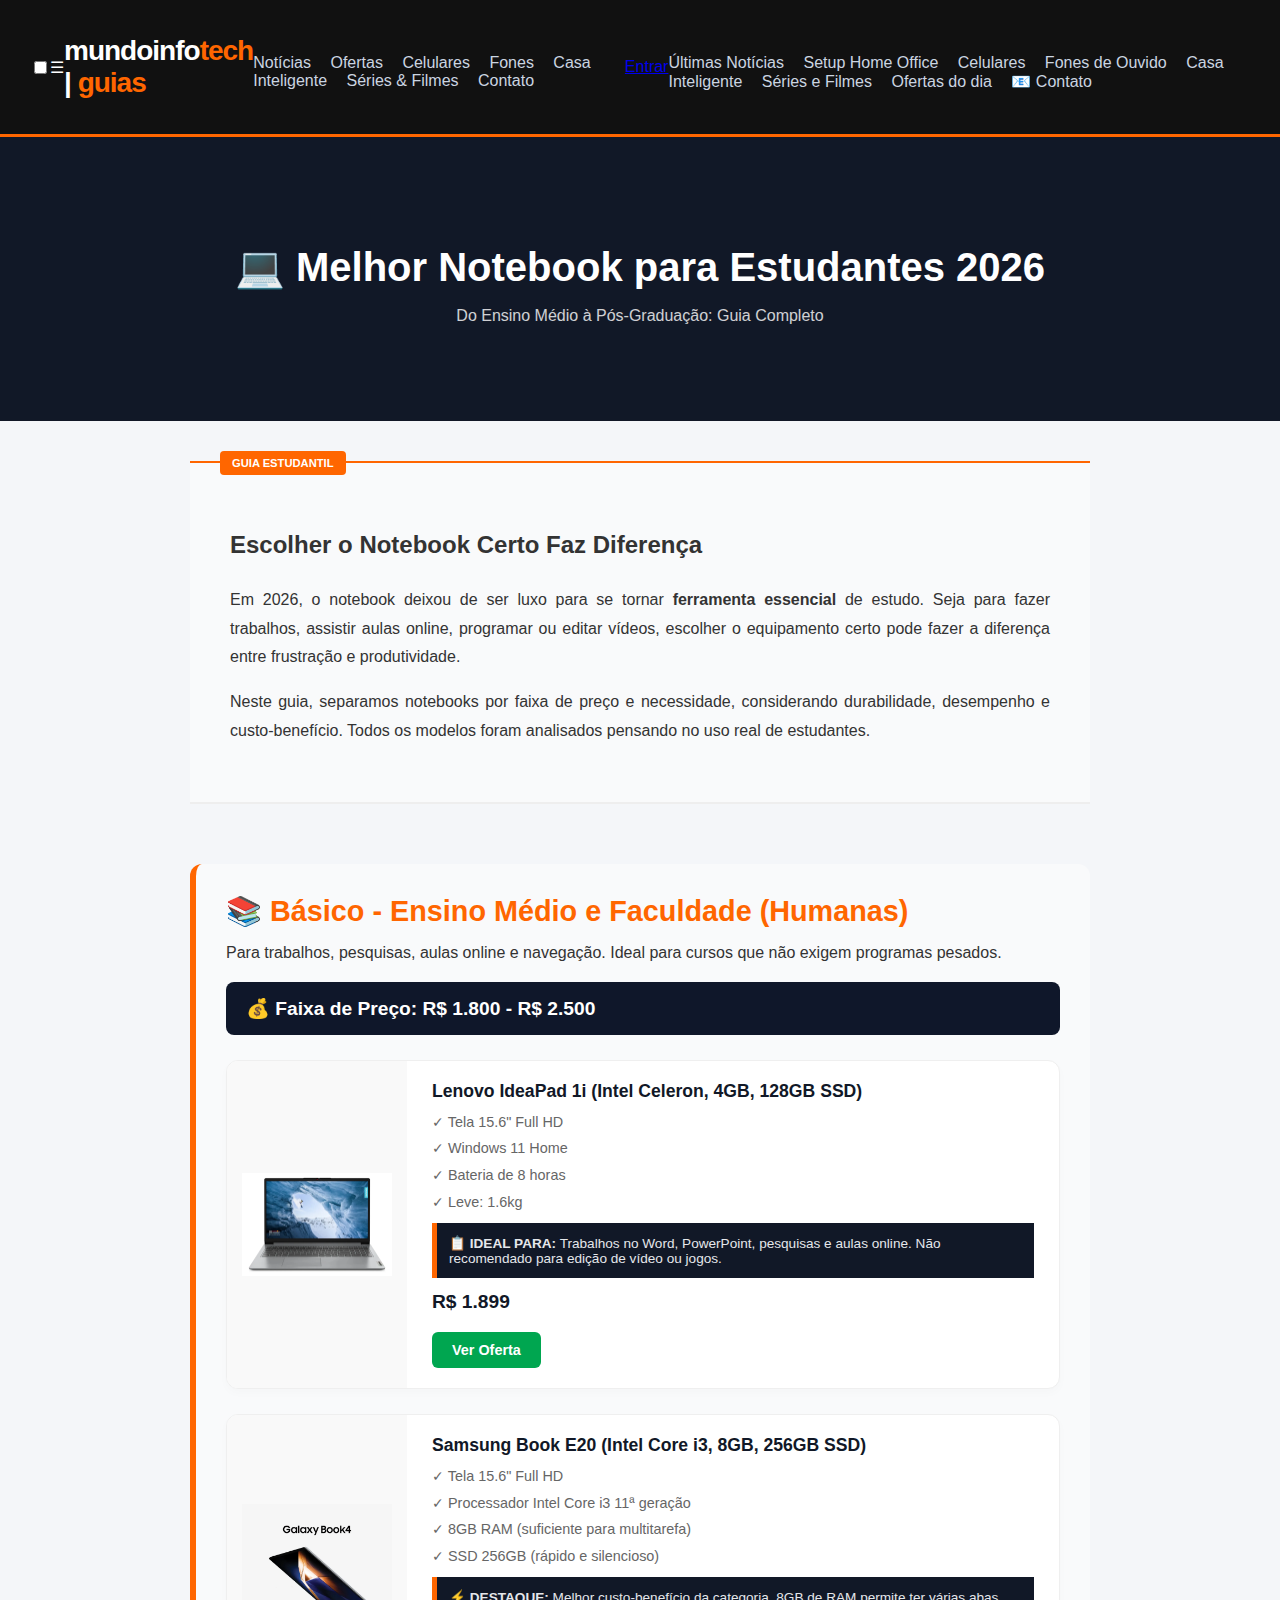
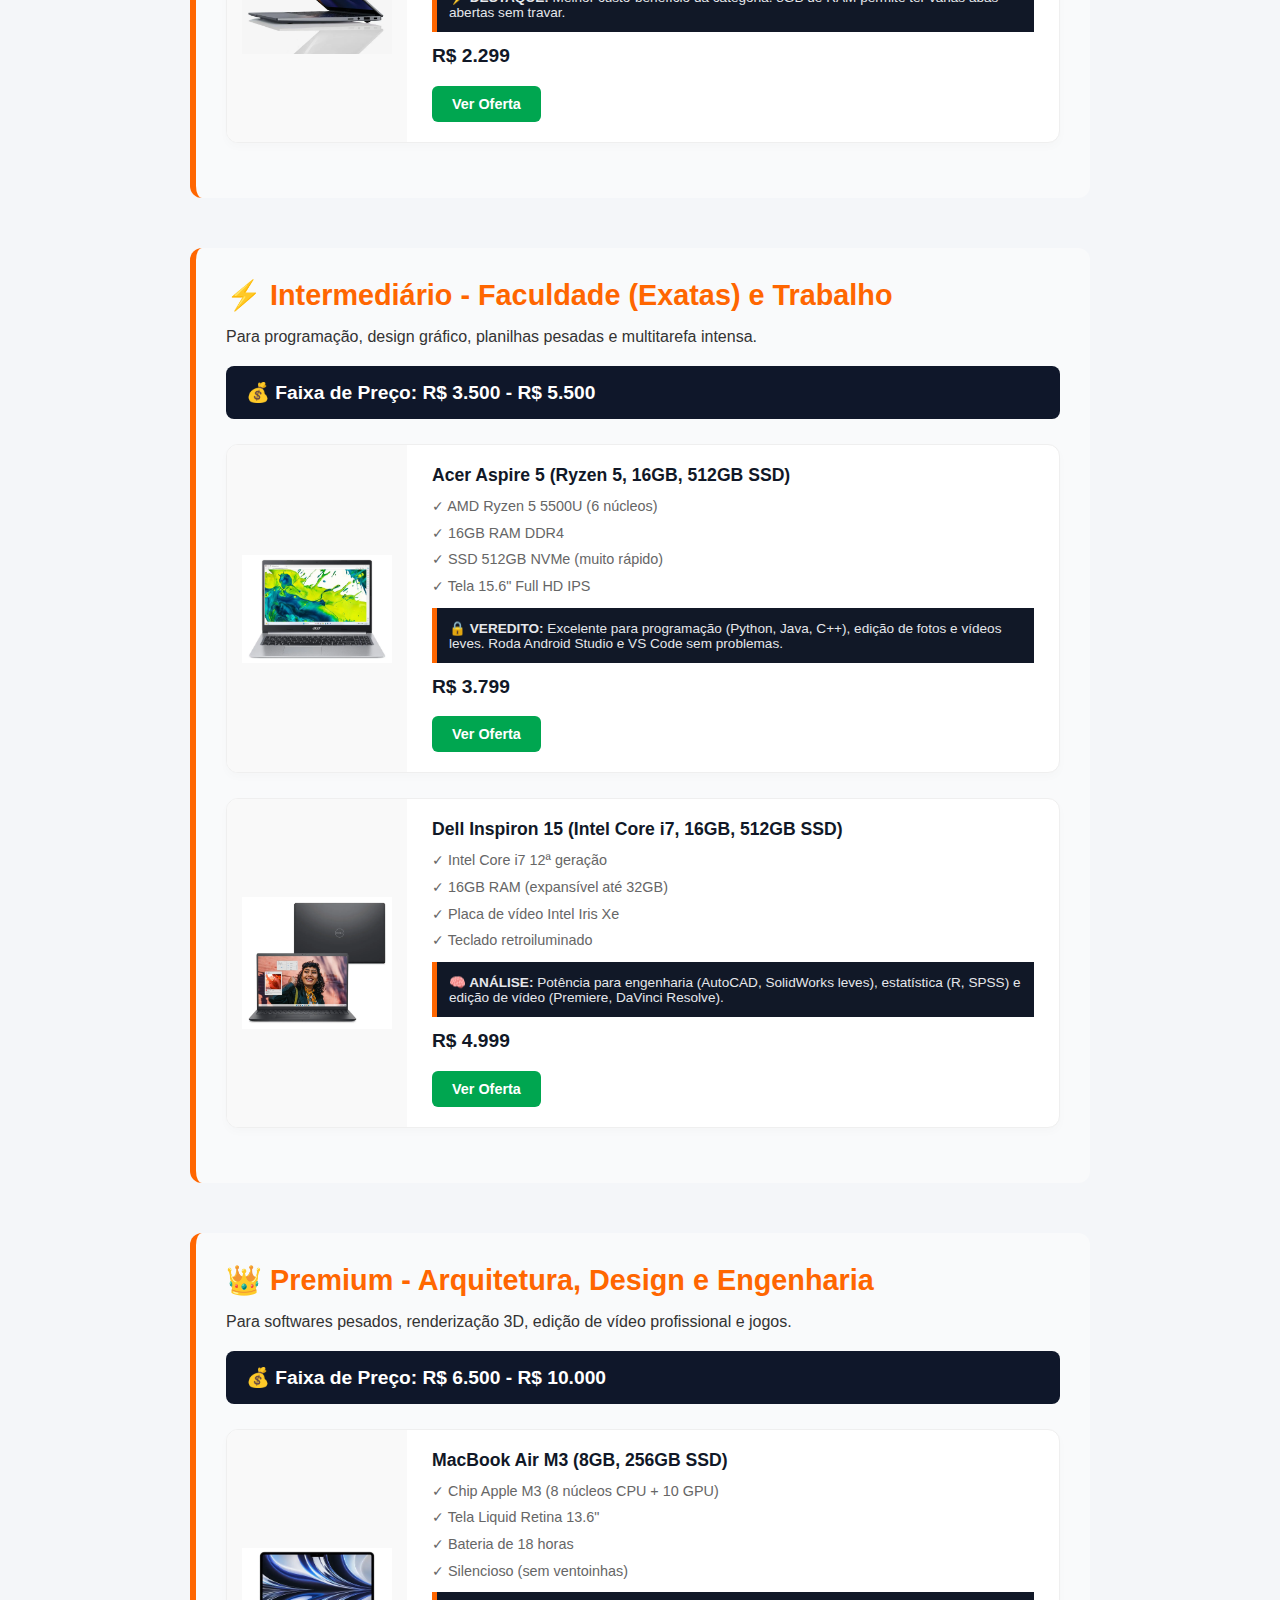
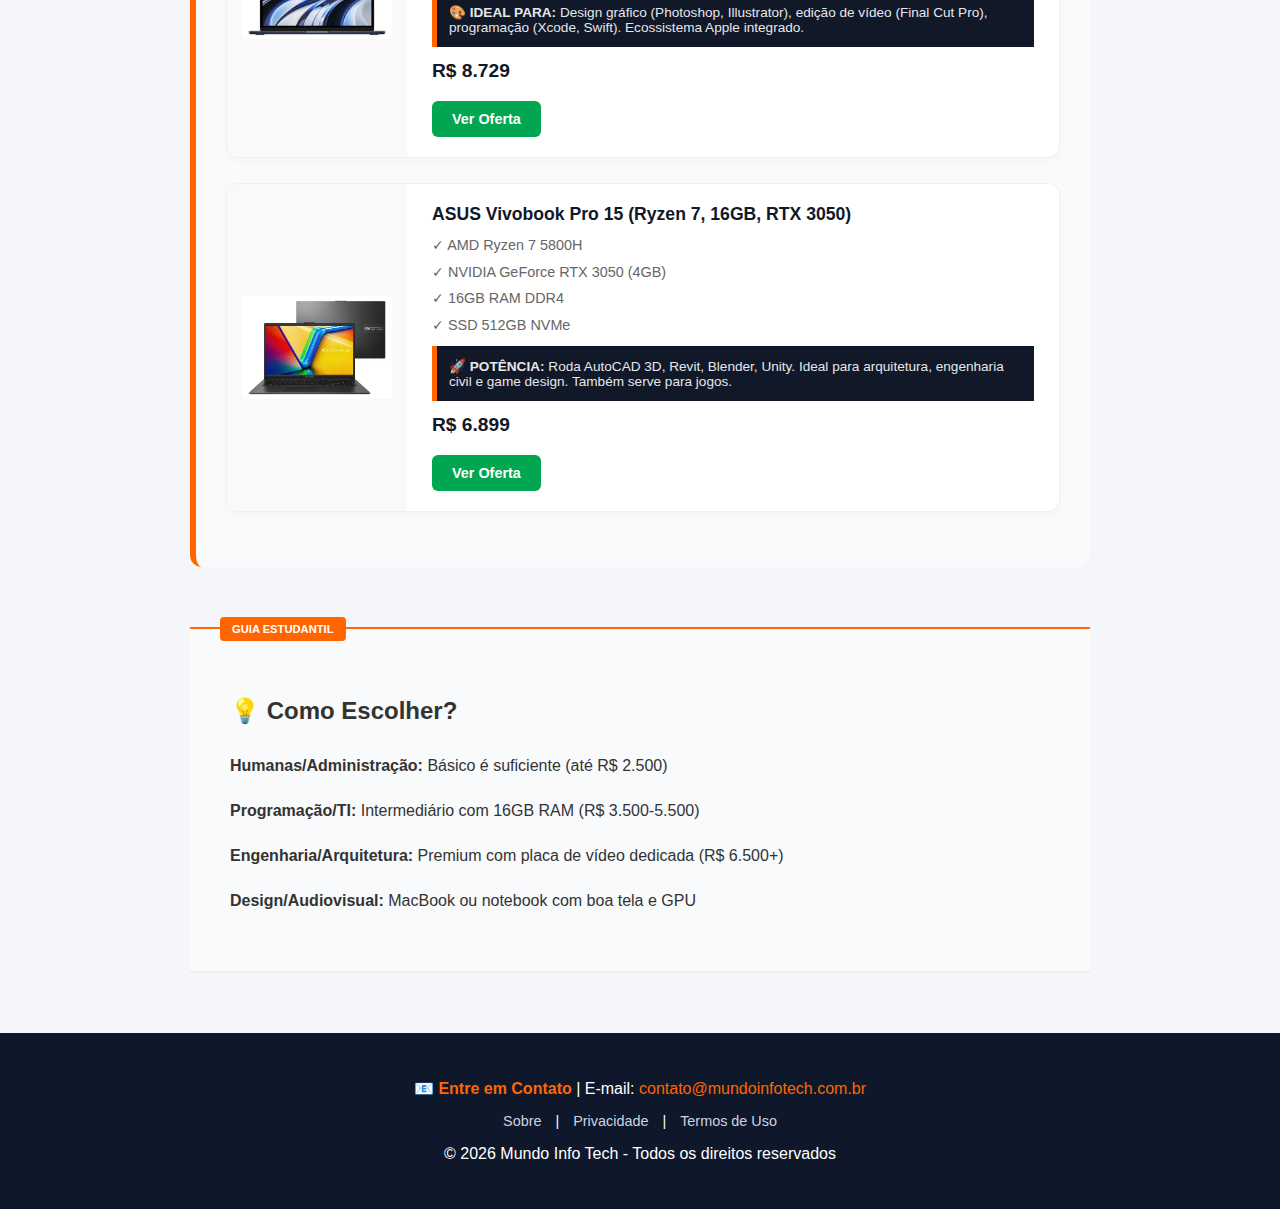
<file: posts/melhor-notebook-estudantes-2026.html>
<!DOCTYPE html>
<html lang="pt-BR">
<head>
    <meta charset="UTF-8">
    <meta name="viewport" content="width=device-width, initial-scale=1.0">
    <title>Melhor Notebook para Estudantes 2026 | Mundo Info Tech</title>
    <meta name="description" content="Guia completo: os melhores notebooks para estudantes em 2026. Do básico ao premium, encontre o ideal para suas aulas e trabalhos.">
    <link rel="stylesheet" href="../style.css">
    <style>
        .container-pag { max-width: 900px; margin: 40px auto; padding: 0 20px; }
        .intro-editorial { margin: 40px 0 60px 0; padding: 40px; background: #f9fafb; border-top: 2px solid #ff6600; border-bottom: 2px solid #eee; line-height: 1.8; position: relative; text-align: justify; }
        .intro-editorial::before { content: "GUIA ESTUDANTIL"; position: absolute; top: -12px; left: 30px; background: #ff6600; color: white; padding: 2px 12px; font-size: 0.7rem; font-weight: bold; border-radius: 4px; }
        .categoria-nivel { background: #f9fafb; padding: 30px; border-radius: 12px; margin: 50px 0; border-left: 6px solid #ff6600; }
        .categoria-nivel h2 { color: #ff6600; font-size: 1.8rem; margin: 0 0 10px 0; }
        .preco-faixa { background: #0f172a; color: white; padding: 15px 20px; border-radius: 8px; font-size: 1.2rem; font-weight: bold; margin: 20px 0; }
        .notebook-card { background: white; margin: 25px 0; border-radius: 12px; border: 1px solid #efefef; display: grid; grid-template-columns: 180px 1fr; overflow: hidden; transition: all 0.3s ease; box-shadow: 0 4px 10px rgba(0, 0, 0, 0.02); }
        .notebook-card:hover { border-color: #ff6600; transform: translateY(-3px); }
        .img-notebook { width: 100%; height: 100%; object-fit: contain; background: #f9f9f9; padding: 15px; box-sizing: border-box; }
        .notebook-info { padding: 20px 25px; }
        .notebook-info h3 { color: #111827; margin: 0 0 10px 0; font-size: 1.1rem; }
        .notebook-info p { font-size: 0.9rem; color: #666; margin: 5px 0; line-height: 1.5; }
        .tech-insight { background: #111827; padding: 12px; border-left: 5px solid #ff6600; font-size: 0.85rem; color: #e5e7eb; margin: 10px 0; }
        .btn-comprar { display: inline-block; background: #00a650; color: white; padding: 10px 20px; border-radius: 6px; text-decoration: none; font-weight: bold; margin-top: 10px; font-size: 0.9rem; }
        .btn-comprar:hover { background: #008a43; }
        @media (max-width: 700px) { .notebook-card { grid-template-columns: 1fr; } .img-notebook { height: 200px; } }
    </style>
</head>
<body>
    <div id="header-global"></div>

    <header style="background: #111827; color: white; padding: 80px 20px; text-align: center;">
        <h1 style="font-size: 2.5rem; margin-bottom: 10px;">💻 Melhor Notebook para Estudantes 2026</h1>
        <p style="opacity: 0.8;">Do Ensino Médio à Pós-Graduação: Guia Completo</p>
    </header>

    <main class="container-pag">
        <article class="intro-editorial">
            <h2>Escolher o Notebook Certo Faz Diferença</h2>
            <p>
                Em 2026, o notebook deixou de ser luxo para se tornar <strong>ferramenta essencial</strong> de estudo. 
                Seja para fazer trabalhos, assistir aulas online, programar ou editar vídeos, escolher o equipamento 
                certo pode fazer a diferença entre frustração e produtividade.
            </p>
            <p>
                Neste guia, separamos notebooks por faixa de preço e necessidade, considerando durabilidade, 
                desempenho e custo-benefício. Todos os modelos foram analisados pensando no uso real de estudantes.
            </p>
        </article>

        <!-- BÁSICO -->
        <section class="categoria-nivel">
            <h2>📚 Básico - Ensino Médio e Faculdade (Humanas)</h2>
            <p>Para trabalhos, pesquisas, aulas online e navegação. Ideal para cursos que não exigem programas pesados.</p>
            <div class="preco-faixa">💰 Faixa de Preço: R$ 1.800 - R$ 2.500</div>

            <div class="notebook-card">
                <img src="images/notebook-lenovo-ideapad.jpg" alt="Lenovo IdeaPad" class="img-notebook">
                <div class="notebook-info">
                    <h3>Lenovo IdeaPad 1i (Intel Celeron, 4GB, 128GB SSD)</h3>
                    <p>✓ Tela 15.6" Full HD</p>
                    <p>✓ Windows 11 Home</p>
                    <p>✓ Bateria de 8 horas</p>
                    <p>✓ Leve: 1.6kg</p>
                    <div class="tech-insight">
                        <strong>📋 IDEAL PARA:</strong> Trabalhos no Word, PowerPoint, pesquisas e aulas online. Não recomendado para edição de vídeo ou jogos.
                    </div>
                    <p style="font-size: 1.2rem; font-weight: bold; color: #111827; margin-top: 10px;">R$ 1.899</p>
                    <a href="https://mercadolivre.com/sec/2VdWgFa" class="btn-comprar" target="_blank">Ver Oferta</a>
                </div>
            </div>

            <div class="notebook-card">
                <img src="images/notebook-samsung-book.jpg" alt="Samsung Book" class="img-notebook">
                <div class="notebook-info">
                    <h3>Samsung Book E20 (Intel Core i3, 8GB, 256GB SSD)</h3>
                    <p>✓ Tela 15.6" Full HD</p>
                    <p>✓ Processador Intel Core i3 11ª geração</p>
                    <p>✓ 8GB RAM (suficiente para multitarefa)</p>
                    <p>✓ SSD 256GB (rápido e silencioso)</p>
                    <div class="tech-insight">
                        <strong>⚡ DESTAQUE:</strong> Melhor custo-benefício da categoria. 8GB de RAM permite ter várias abas abertas sem travar.
                    </div>
                    <p style="font-size: 1.2rem; font-weight: bold; color: #111827; margin-top: 10px;">R$ 2.299</p>
                    <a href="https://mercadolivre.com/sec/2CgF3V8" class="btn-comprar" target="_blank">Ver Oferta</a>
                </div>
            </div>
        </section>

        <!-- INTERMEDIÁRIO -->
        <section class="categoria-nivel">
            <h2>⚡ Intermediário - Faculdade (Exatas) e Trabalho</h2>
            <p>Para programação, design gráfico, planilhas pesadas e multitarefa intensa.</p>
            <div class="preco-faixa">💰 Faixa de Preço: R$ 3.500 - R$ 5.500</div>

            <div class="notebook-card">
                <img src="images/notebook-acer-aspire.jpg" alt="Acer Aspire 5" class="img-notebook">
                <div class="notebook-info">
                    <h3>Acer Aspire 5 (Ryzen 5, 16GB, 512GB SSD)</h3>
                    <p>✓ AMD Ryzen 5 5500U (6 núcleos)</p>
                    <p>✓ 16GB RAM DDR4</p>
                    <p>✓ SSD 512GB NVMe (muito rápido)</p>
                    <p>✓ Tela 15.6" Full HD IPS</p>
                    <div class="tech-insight">
                        <strong>🔒 VEREDITO:</strong> Excelente para programação (Python, Java, C++), edição de fotos e vídeos leves. Roda Android Studio e VS Code sem problemas.
                    </div>
                    <p style="font-size: 1.2rem; font-weight: bold; color: #111827; margin-top: 10px;">R$ 3.799</p>
                    <a href="https://mercadolivre.com/sec/2fUe9qD" class="btn-comprar" target="_blank">Ver Oferta</a>
                </div>
            </div>

            <div class="notebook-card">
                <img src="images/notebook-dell-inspiron.jpg" alt="Dell Inspiron" class="img-notebook">
                <div class="notebook-info">
                    <h3>Dell Inspiron 15 (Intel Core i7, 16GB, 512GB SSD)</h3>
                    <p>✓ Intel Core i7 12ª geração</p>
                    <p>✓ 16GB RAM (expansível até 32GB)</p>
                    <p>✓ Placa de vídeo Intel Iris Xe</p>
                    <p>✓ Teclado retroiluminado</p>
                    <div class="tech-insight">
                        <strong>🧠 ANÁLISE:</strong> Potência para engenharia (AutoCAD, SolidWorks leves), estatística (R, SPSS) e edição de vídeo (Premiere, DaVinci Resolve).
                    </div>
                    <p style="font-size: 1.2rem; font-weight: bold; color: #111827; margin-top: 10px;">R$ 4.999</p>
                    <a href="https://mercadolivre.com/sec/2SRBo1X" class="btn-comprar" target="_blank">Ver Oferta</a>
                </div>
            </div>
        </section>

        <!-- PREMIUM -->
        <section class="categoria-nivel">
            <h2>👑 Premium - Arquitetura, Design e Engenharia</h2>
            <p>Para softwares pesados, renderização 3D, edição de vídeo profissional e jogos.</p>
            <div class="preco-faixa">💰 Faixa de Preço: R$ 6.500 - R$ 10.000</div>

            <div class="notebook-card">
                <img src="images/macbook-m3.jpg" alt="MacBook Air M3" class="img-notebook">
                <div class="notebook-info">
                    <h3>MacBook Air M3 (8GB, 256GB SSD)</h3>
                    <p>✓ Chip Apple M3 (8 núcleos CPU + 10 GPU)</p>
                    <p>✓ Tela Liquid Retina 13.6"</p>
                    <p>✓ Bateria de 18 horas</p>
                    <p>✓ Silencioso (sem ventoinhas)</p>
                    <div class="tech-insight">
                        <strong>🎨 IDEAL PARA:</strong> Design gráfico (Photoshop, Illustrator), edição de vídeo (Final Cut Pro), programação (Xcode, Swift). Ecossistema Apple integrado.
                    </div>
                    <p style="font-size: 1.2rem; font-weight: bold; color: #111827; margin-top: 10px;">R$ 8.729</p>
                    <a href="https://mercadolivre.com/sec/1nXwjvt" class="btn-comprar" target="_blank">Ver Oferta</a>
                </div>
            </div>

            <div class="notebook-card">
                <img src="images/notebook-asus-vivobook.jpg" alt="ASUS Vivobook" class="img-notebook">
                <div class="notebook-info">
                    <h3>ASUS Vivobook Pro 15 (Ryzen 7, 16GB, RTX 3050)</h3>
                    <p>✓ AMD Ryzen 7 5800H</p>
                    <p>✓ NVIDIA GeForce RTX 3050 (4GB)</p>
                    <p>✓ 16GB RAM DDR4</p>
                    <p>✓ SSD 512GB NVMe</p>
                    <div class="tech-insight">
                        <strong>🚀 POTÊNCIA:</strong> Roda AutoCAD 3D, Revit, Blender, Unity. Ideal para arquitetura, engenharia civil e game design. Também serve para jogos.
                    </div>
                    <p style="font-size: 1.2rem; font-weight: bold; color: #111827; margin-top: 10px;">R$ 6.899</p>
                    <a href="https://mercadolivre.com/sec/2KJhAFH" class="btn-comprar" target="_blank">Ver Oferta</a>
                </div>
            </div>
        </section>

        <article class="intro-editorial" style="margin-top: 60px;">
            <h2>💡 Como Escolher?</h2>
            <p><strong>Humanas/Administração:</strong> Básico é suficiente (até R$ 2.500)</p>
            <p><strong>Programação/TI:</strong> Intermediário com 16GB RAM (R$ 3.500-5.500)</p>
            <p><strong>Engenharia/Arquitetura:</strong> Premium com placa de vídeo dedicada (R$ 6.500+)</p>
            <p><strong>Design/Audiovisual:</strong> MacBook ou notebook com boa tela e GPU</p>
        </article>
    </main>

    <div id="footer-global"></div>
    <script src="../componentes.js"></script>
    <script>carregarComponentes("Guias");</script>
</body>
</html>
</file>
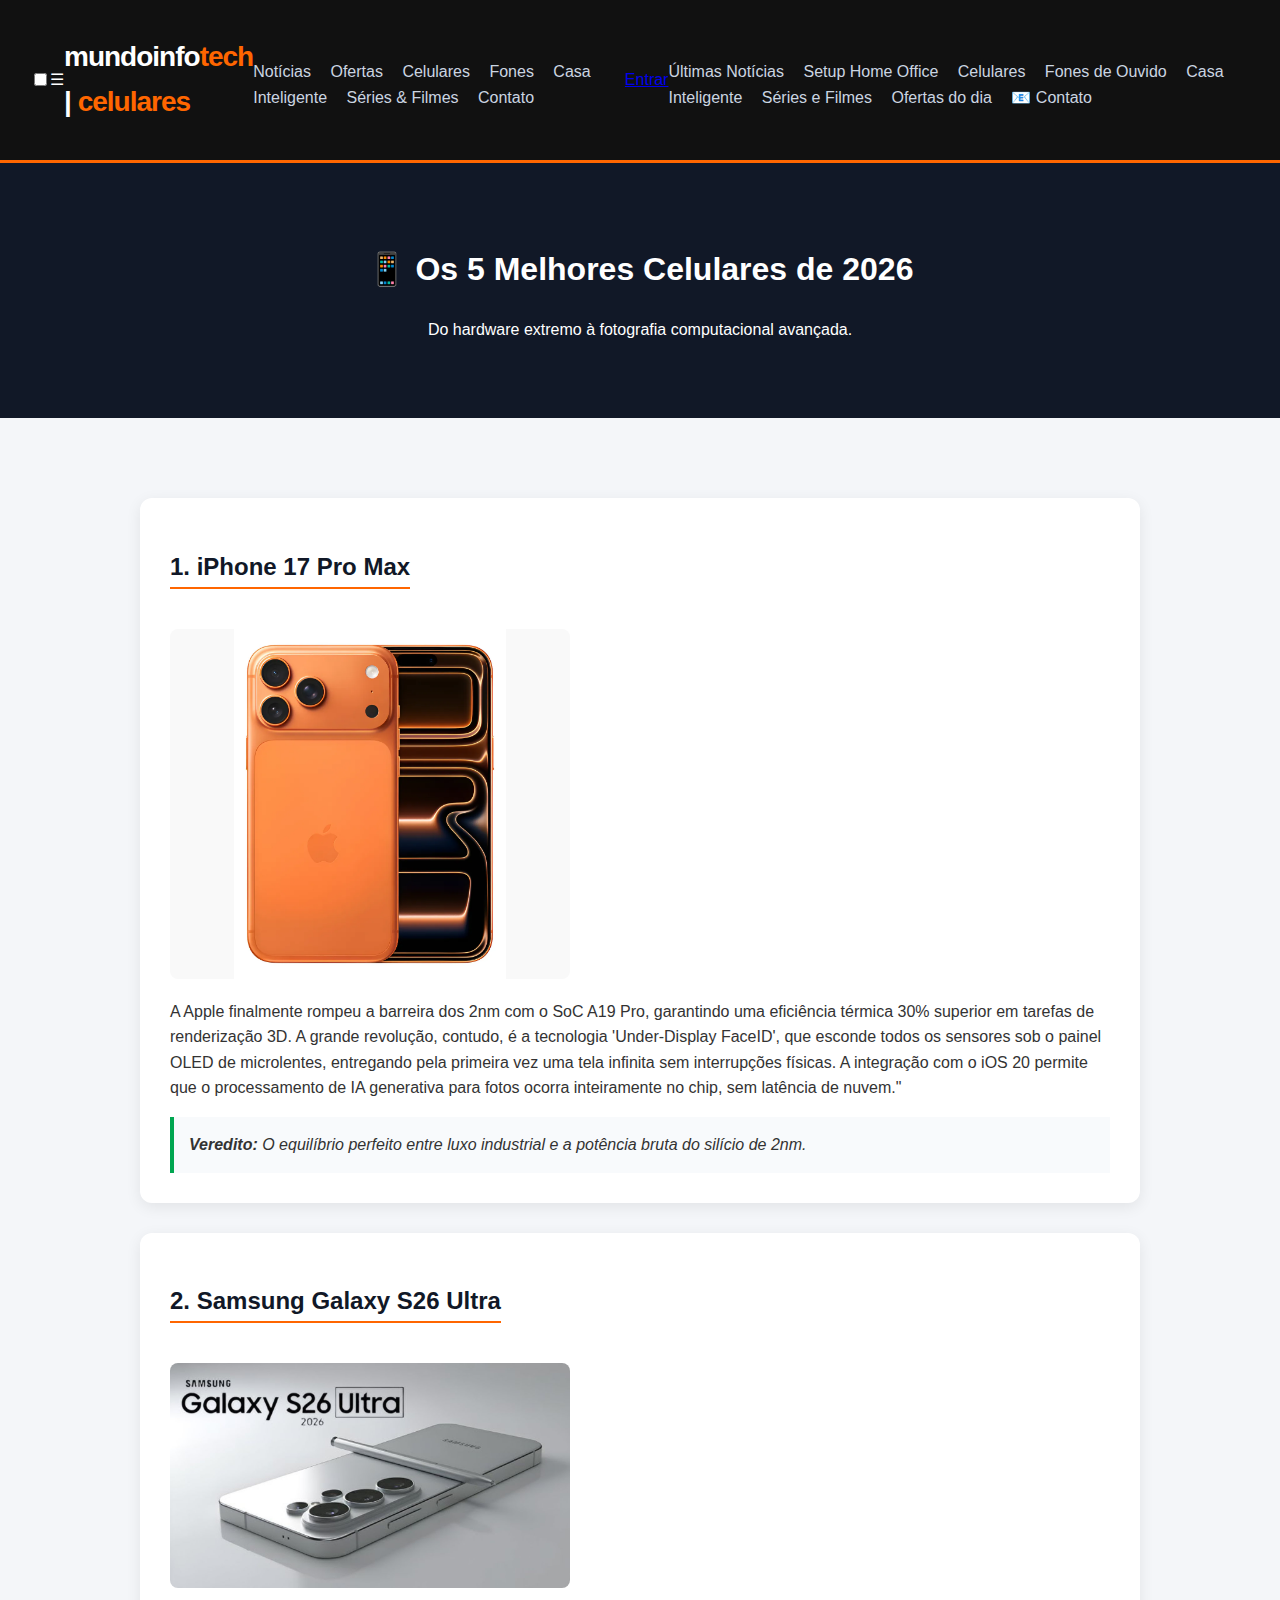
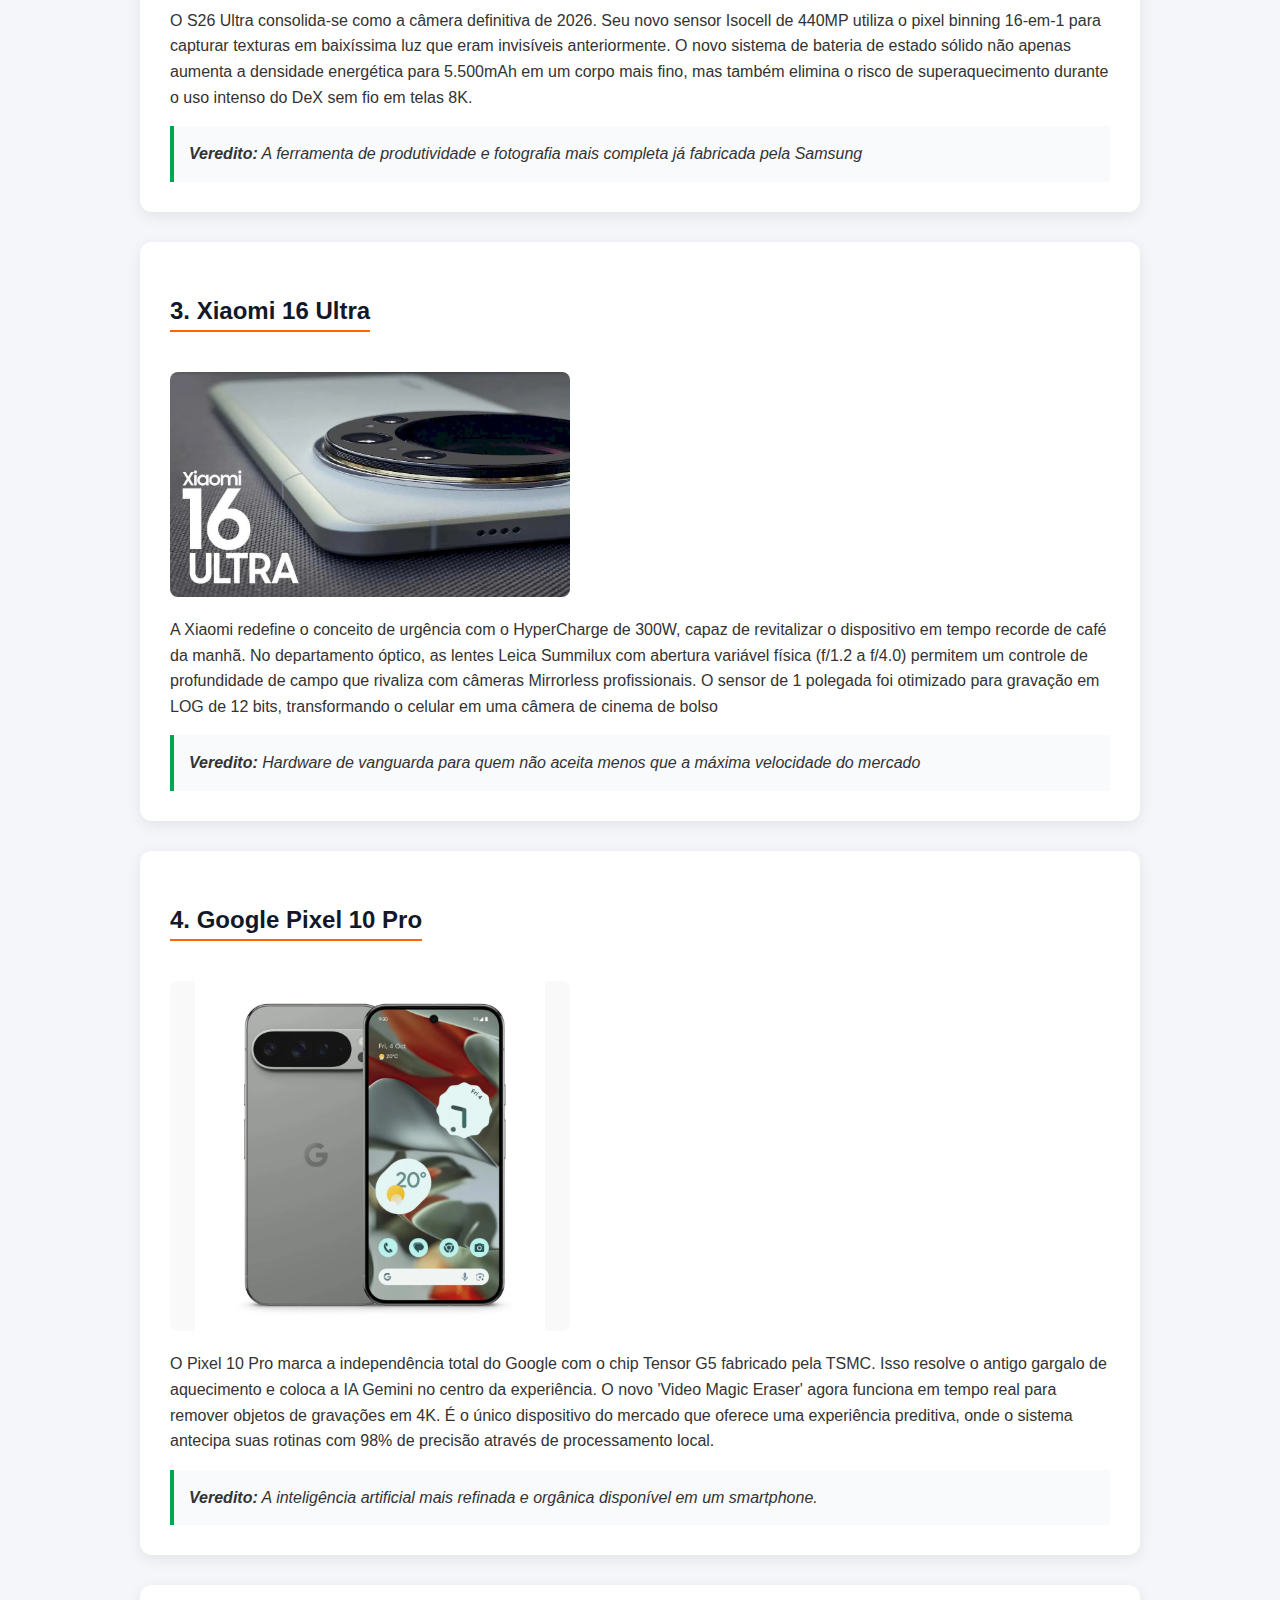
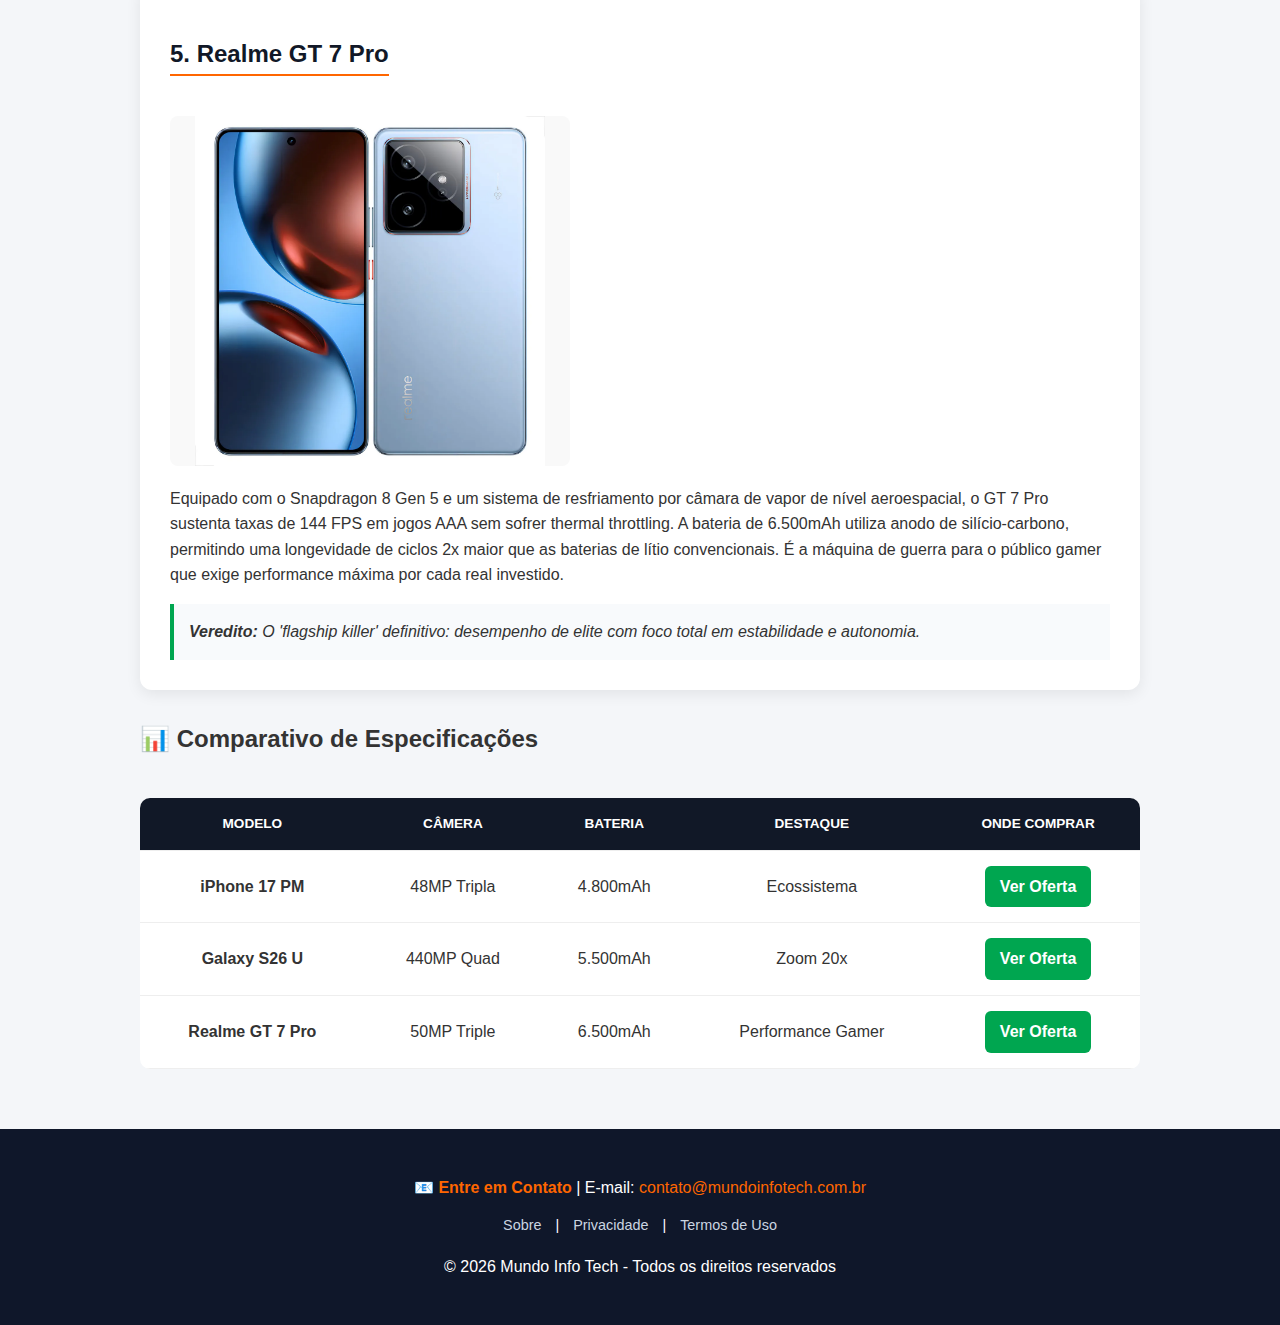
<file: posts/melhores-celulares-2026.html>
<!DOCTYPE html>
<html lang="pt-BR">

<head>
    <meta charset="UTF-8">
    <meta name="viewport" content="width=device-width, initial-scale=1.0">
    <meta name="description"
        content="Review completo dos 5 melhores celulares de 2026. Analisamos câmeras, bateria e desempenho.">
    <title>Os 5 Melhores Celulares de 2026 | Mundo Info Tech</title>
    <link rel="stylesheet" href="../style.css">
    <style>
        body {
            background: #f4f6f9;
            color: #333;
            line-height: 1.6;
        }

        .artigo-header {
            background: #111827;
            color: white;
            padding: 60px 20px;
            text-align: center;
            margin-bottom: 30px;
        }

        .container {
            max-width: 1000px;
            margin: auto;
            padding: 20px;
        }

        .card {
            background: white;
            padding: 30px;
            margin-bottom: 30px;
            border-radius: 12px;
            box-shadow: 0 4px 15px rgba(0, 0, 0, 0.08);
        }

        .card h2 {
            color: #111827;
            border-bottom: 2px solid #ff6600;
            display: inline-block;
            margin-bottom: 20px;
        }

        .card img {
            width: 100%;
            max-height: 350px;
            object-fit: contain;
            margin: 20px 0;
            background: #f9f9f9;
            border-radius: 8px;
        }

        .analise-tecnica {
            background: #f8fafc;
            padding: 15px;
            border-left: 4px solid #00a650;
            margin-top: 15px;
            font-style: italic;
        }

        .table-container {
            overflow-x: auto;
            margin-top: 40px;
        }

        table {
            width: 100%;
            border-collapse: collapse;
            background: white;
            border-radius: 10px;
            overflow: hidden;
        }

        th,
        td {
            padding: 15px;
            text-align: center;
            border-bottom: 1px solid #eee;
        }

        th {
            background: #111827;
            color: white;
            text-transform: uppercase;
            font-size: 0.85rem;
        }

        .btn-table {
            padding: 8px 15px;
            background: #00a650;
            color: white;
            text-decoration: none;
            border-radius: 6px;
            font-weight: bold;
            display: inline-block;
        }
    </style>
</head>

<body>
    <div id="header-global"></div>

    <header class="artigo-header">
        <h1>📱 Os 5 Melhores Celulares de 2026</h1>
        <p>Do hardware extremo à fotografia computacional avançada.</p>
    </header>

    <div class="container">
        <section class="card">
            <h2>1. iPhone 17 Pro Max</h2>
            <img src="images/iphone17.jpg" alt="iPhone 17 Pro Max">
            <p>A Apple finalmente rompeu a barreira dos 2nm com o SoC A19 Pro, garantindo uma eficiência térmica 30% superior em tarefas de renderização 3D. A grande revolução, contudo, é a tecnologia 'Under-Display FaceID', que esconde todos os sensores sob o painel OLED de microlentes, entregando pela primeira vez uma tela infinita sem interrupções físicas. A integração com o iOS 20 permite que o processamento de IA generativa para fotos ocorra inteiramente no chip, sem latência de nuvem."</p>
            <div class="analise-tecnica">
                <strong>Veredito:</strong> O equilíbrio perfeito entre luxo industrial e a potência bruta do silício de 2nm.
            </div>
        </section>

        <section class="card">
            <h2>2. Samsung Galaxy S26 Ultra</h2>
            <img src="images/s26ultra.jpg" alt="Galaxy S26 Ultra">
            <p>O S26 Ultra consolida-se como a câmera definitiva de 2026. Seu novo sensor Isocell de 440MP utiliza o pixel binning 16-em-1 para capturar texturas em baixíssima luz que eram invisíveis anteriormente. O novo sistema de bateria de estado sólido não apenas aumenta a densidade energética para 5.500mAh em um corpo mais fino, mas também elimina o risco de superaquecimento durante o uso intenso do DeX sem fio em telas 8K.</p>
            <div class="analise-tecnica">
                <strong>Veredito:</strong> A ferramenta de produtividade e fotografia mais completa já fabricada pela Samsung
            </div>
        </section>

        <section class="card">
            <h2>3. Xiaomi 16 Ultra</h2>
            <img src="images/xiaomi16.jpg" alt="Xiaomi 16 Ultra">
            <p>A Xiaomi redefine o conceito de urgência com o HyperCharge de 300W, capaz de revitalizar o dispositivo em tempo recorde de café da manhã. No departamento óptico, as lentes Leica Summilux com abertura variável física (f/1.2 a f/4.0) permitem um controle de profundidade de campo que rivaliza com câmeras Mirrorless profissionais. O sensor de 1 polegada foi otimizado para gravação em LOG de 12 bits, transformando o celular em uma câmera de cinema de bolso</p>
            <div class="analise-tecnica">
                <strong>Veredito:</strong> Hardware de vanguarda para quem não aceita menos que a máxima velocidade do mercado
            </div>
        </section>

        <section class="card">
            <h2>4. Google Pixel 10 Pro</h2>
            <img src="images/pixel10.jpg" alt="Pixel 10 Pro">
            <p>O Pixel 10 Pro marca a independência total do Google com o chip Tensor G5 fabricado pela TSMC. Isso resolve o antigo gargalo de aquecimento e coloca a IA Gemini no centro da experiência. O novo 'Video Magic Eraser' agora funciona em tempo real para remover objetos de gravações em 4K. É o único dispositivo do mercado que oferece uma experiência preditiva, onde o sistema antecipa suas rotinas com 98% de precisão através de processamento local.</p>
            <div class="analise-tecnica">
                <strong>Veredito:</strong> A inteligência artificial mais refinada e orgânica disponível em um smartphone.
            </div>
        </section>

        <section class="card">
            <h2>5. Realme GT 7 Pro</h2>
            <img src="images/realme-gt7.jpg" alt="Realme GT 7 Pro">
            <p>Equipado com o Snapdragon 8 Gen 5 e um sistema de resfriamento por câmara de vapor de nível aeroespacial, o GT 7 Pro sustenta taxas de 144 FPS em jogos AAA sem sofrer thermal throttling. A bateria de 6.500mAh utiliza anodo de silício-carbono, permitindo uma longevidade de ciclos 2x maior que as baterias de lítio convencionais. É a máquina de guerra para o público gamer que exige performance máxima por cada real investido.</p>
            <div class="analise-tecnica">
                <strong>Veredito:</strong> O 'flagship killer' definitivo: desempenho de elite com foco total em estabilidade e autonomia.
            </div>
        </section>

        <h2>📊 Comparativo de Especificações</h2>
        <div class="table-container">
            <table>
                <thead>
                    <tr>
                        <th>Modelo</th>
                        <th>Câmera</th>
                        <th>Bateria</th>
                        <th>Destaque</th>
                        <th>Onde Comprar</th>
                    </tr>
                </thead>
                <tbody>
                    <tr>
                        <td><strong>iPhone 17 PM</strong></td>
                        <td>48MP Tripla</td>
                        <td>4.800mAh</td>
                        <td>Ecossistema</td>
                        <td><a href="https://mercadolivre.com/sec/2KJhAFH" target="_blank" class="btn-table">Ver
                                Oferta</a></td>
                    </tr>
                    <tr>
                        <td><strong>Galaxy S26 U</strong></td>
                        <td>440MP Quad</td>
                        <td>5.500mAh</td>
                        <td>Zoom 20x</td>
                        <td><a href="https://mercadolivre.com/sec/2DfFUeN" class="btn-table">Ver Oferta</a></td>

                    </tr>

                    <tr>
                        <td><strong>Realme GT 7 Pro</strong></td>
                        <td>50MP Triple</td>
                        <td>6.500mAh</td>
                        <td>Performance Gamer</td>
                        <td><a href="https://mercadolivre.com/sec/1fB88s8" target="_blank" class="btn-table">Ver
                                Oferta</a></td>
                    </tr>
                </tbody>
            </table>
        </div>
    </div>

    <div id="footer-global"></div>
    <script src="../componentes.js"></script>
    <script>carregarComponentes("Celulares");</script>
</body>

</html>
</file>
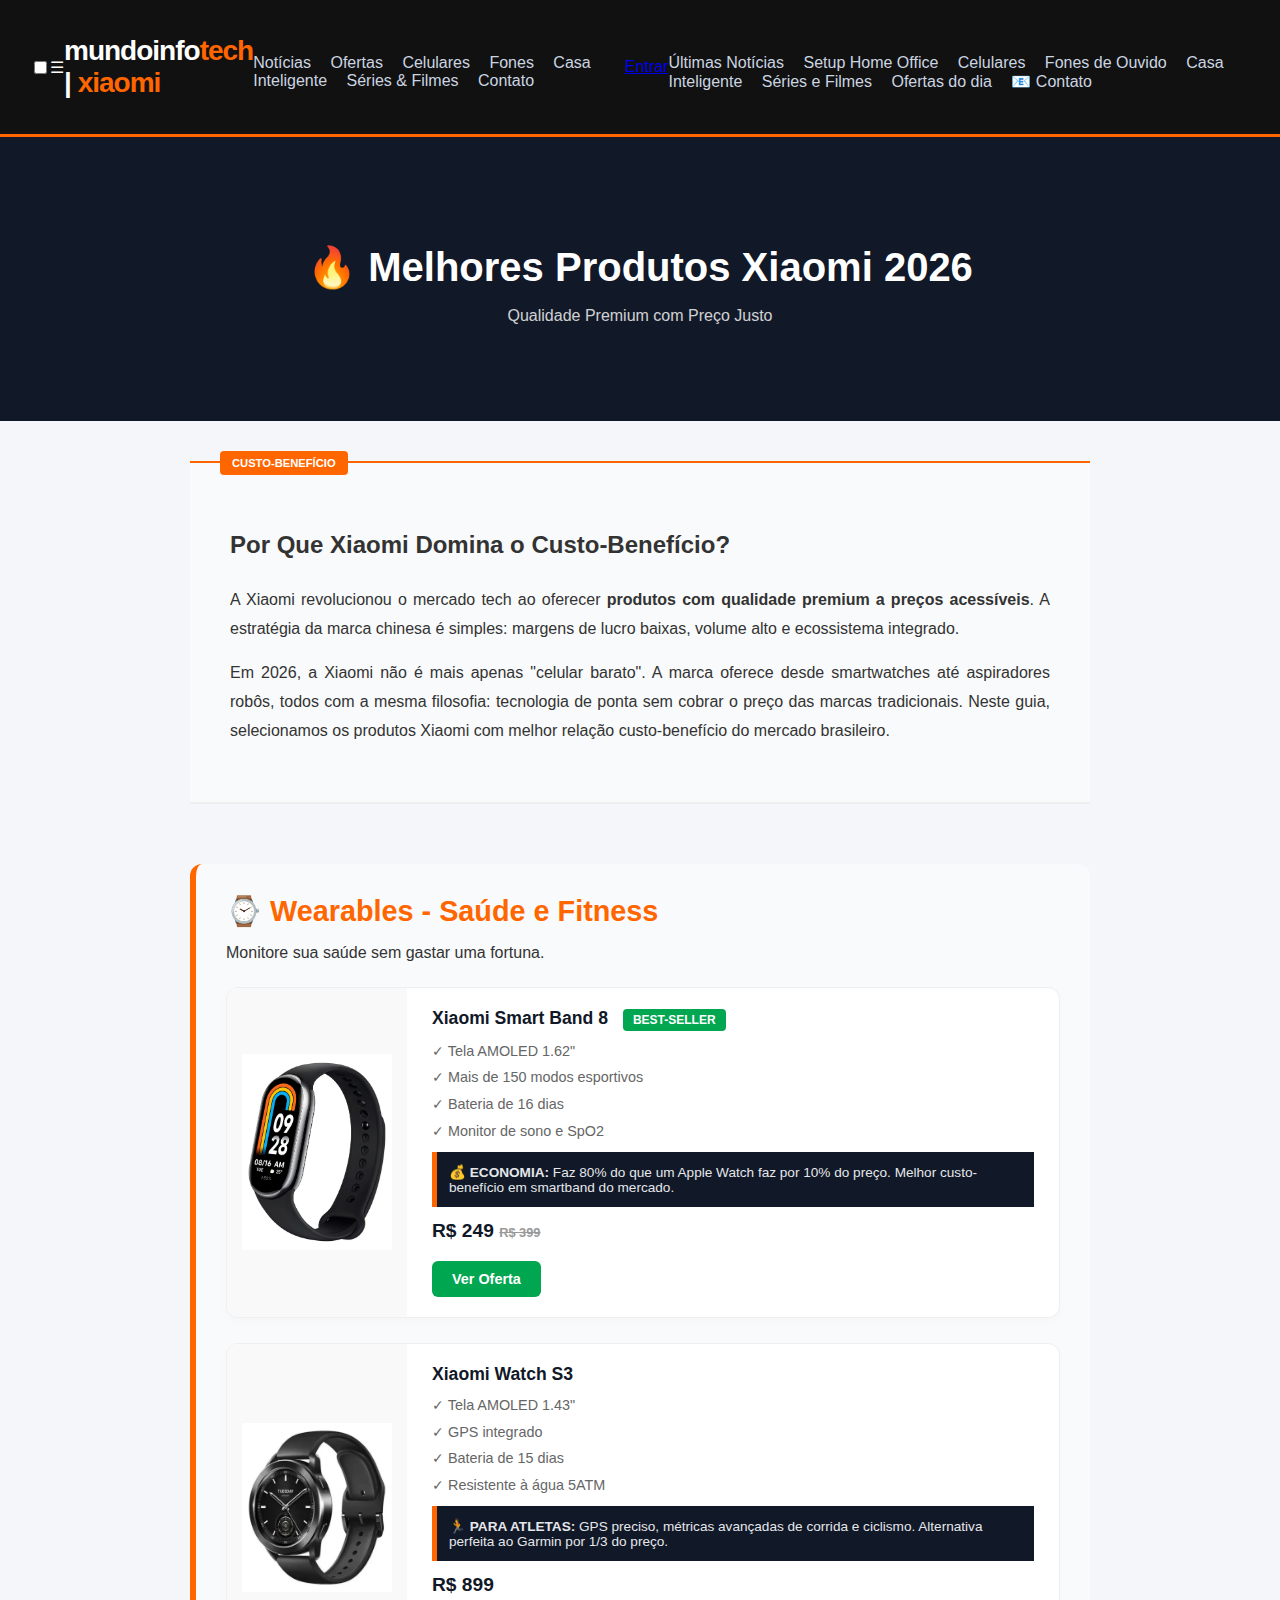
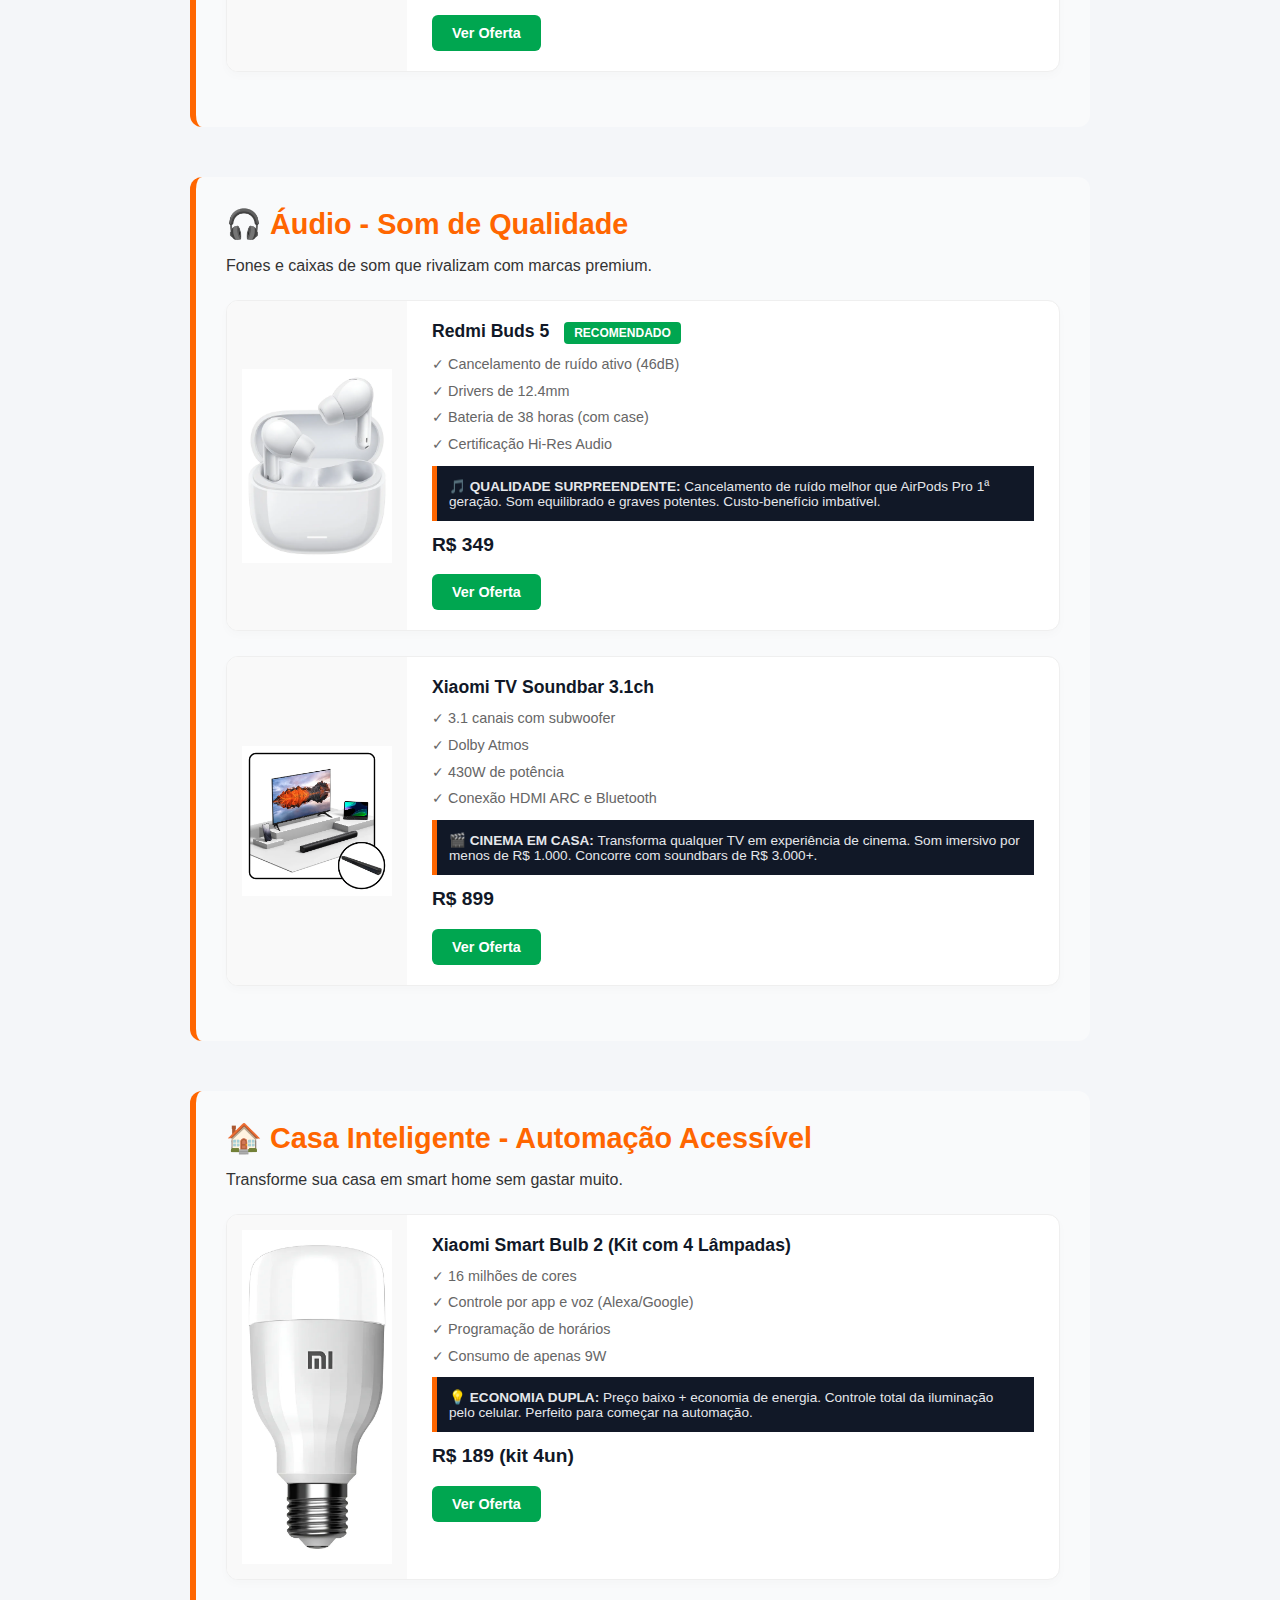
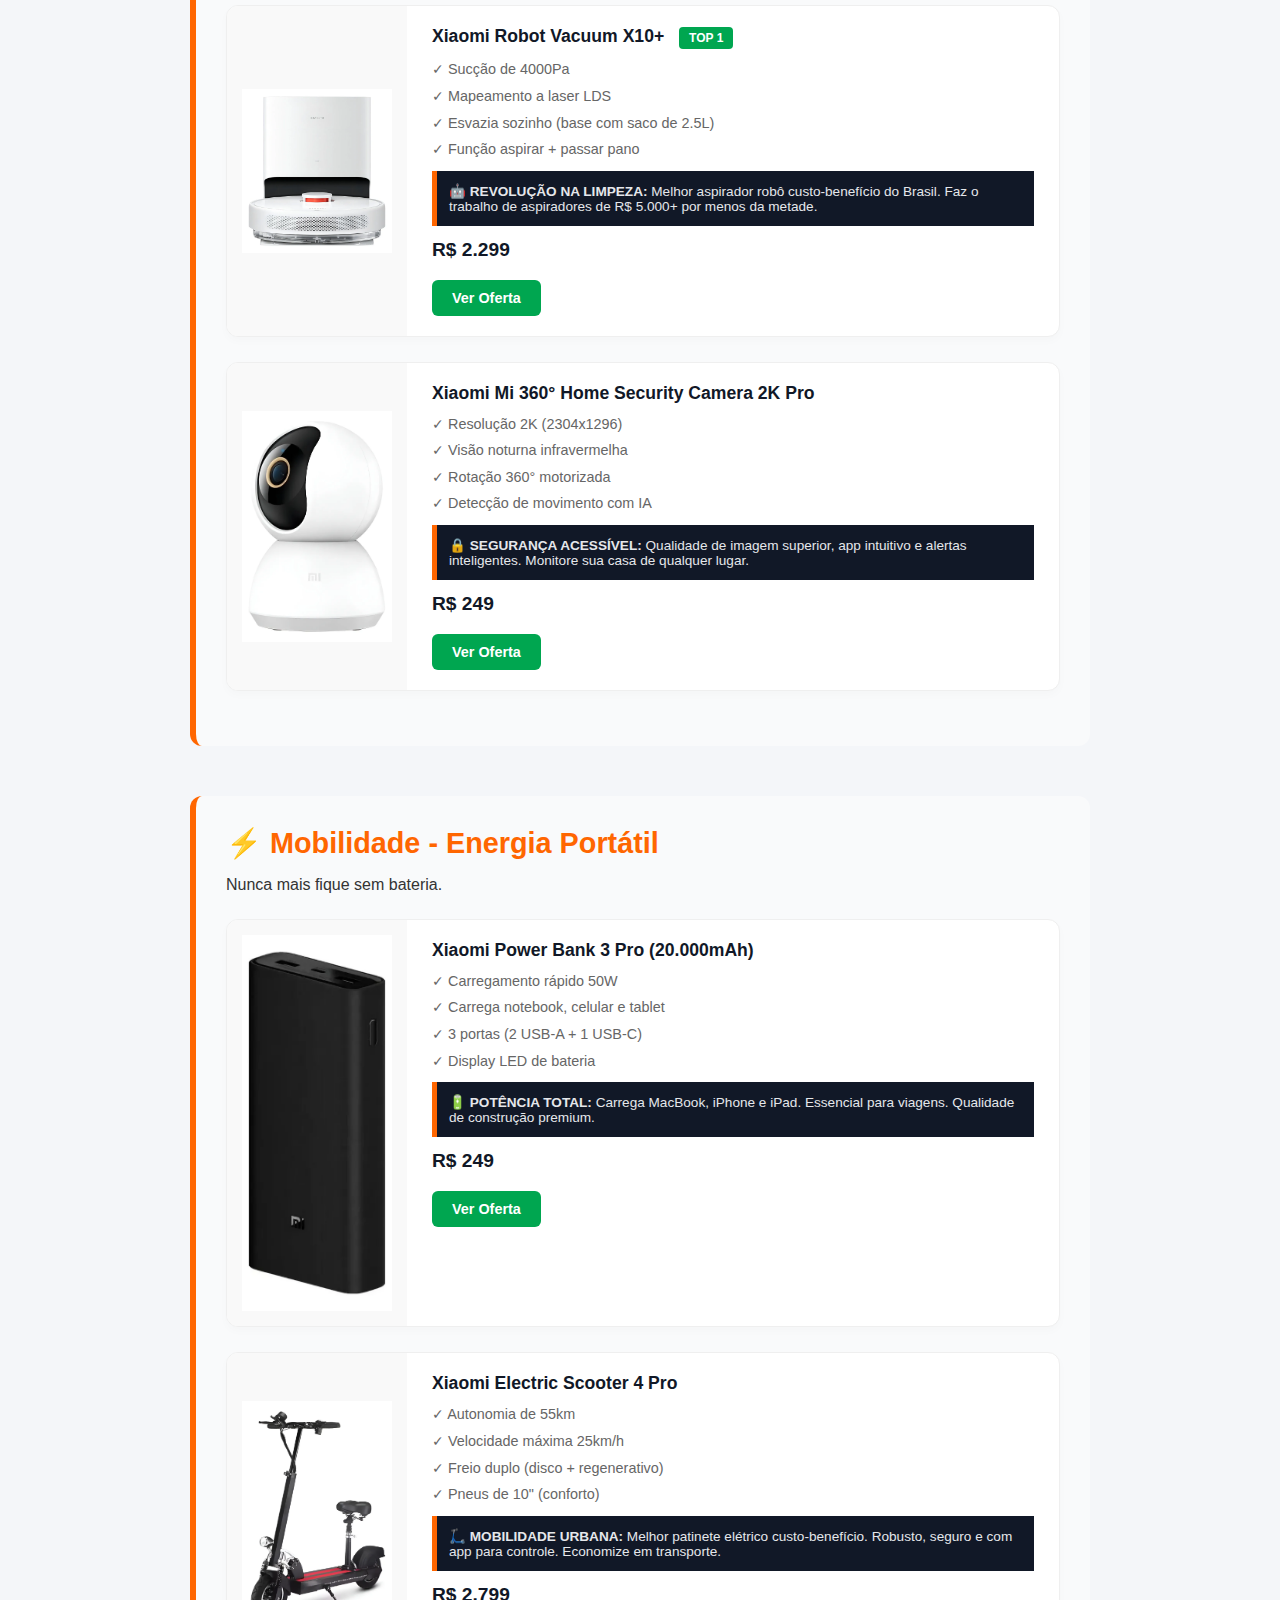
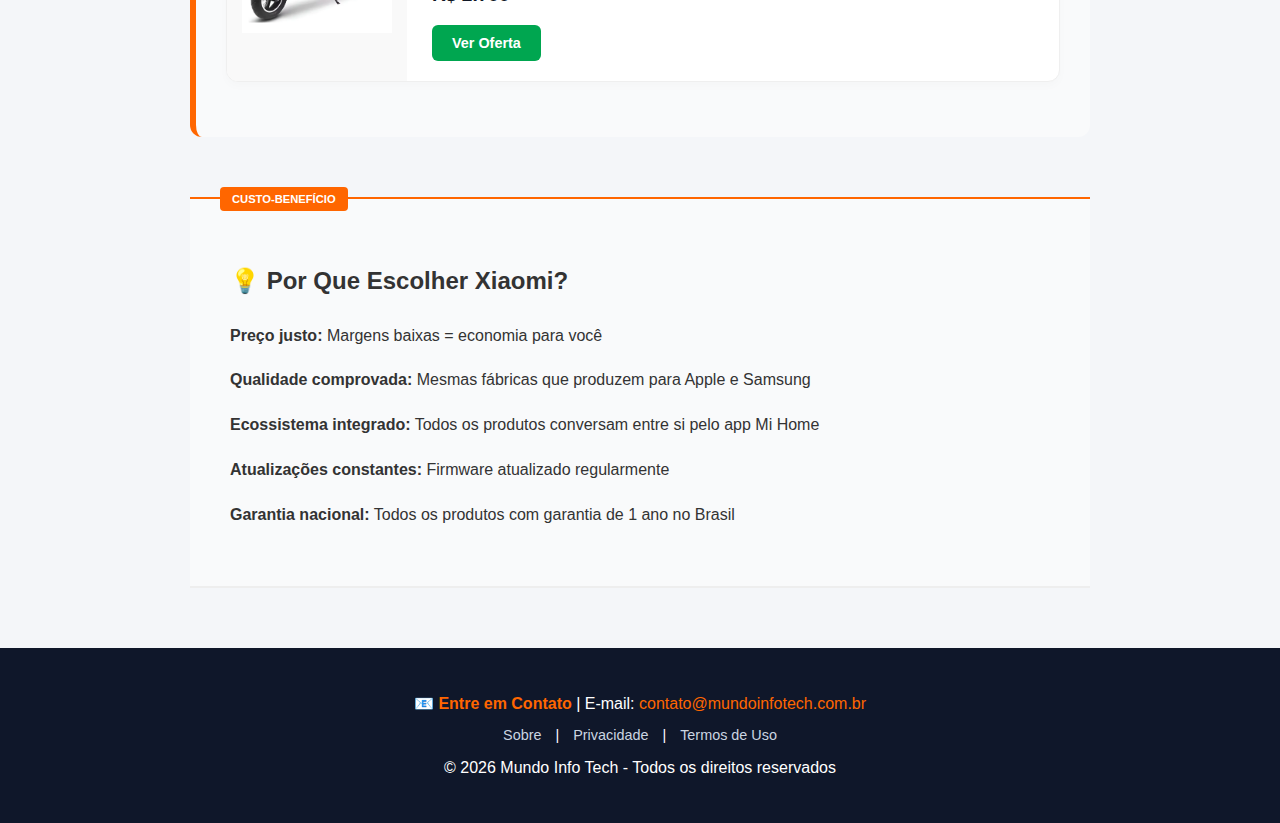
<file: posts/melhores-produtos-xiaomi-2026.html>
<!DOCTYPE html>
<html lang="pt-BR">
<head>
    <meta charset="UTF-8">
    <meta name="viewport" content="width=device-width, initial-scale=1.0">
    <title>Melhores Produtos Xiaomi Custo-Benefício 2026 | Mundo Info Tech</title>
    <meta name="description" content="Os melhores produtos Xiaomi com melhor custo-benefício em 2026. Qualidade chinesa com preço justo.">
    <link rel="stylesheet" href="../style.css">
    <style>
        .container-pag { max-width: 900px; margin: 40px auto; padding: 0 20px; }
        .intro-editorial { margin: 40px 0 60px 0; padding: 40px; background: #f9fafb; border-top: 2px solid #ff6600; border-bottom: 2px solid #eee; line-height: 1.8; position: relative; text-align: justify; }
        .intro-editorial::before { content: "CUSTO-BENEFÍCIO"; position: absolute; top: -12px; left: 30px; background: #ff6600; color: white; padding: 2px 12px; font-size: 0.7rem; font-weight: bold; border-radius: 4px; }
        .categoria-nivel { background: #f9fafb; padding: 30px; border-radius: 12px; margin: 50px 0; border-left: 6px solid #ff6600; }
        .categoria-nivel h2 { color: #ff6600; font-size: 1.8rem; margin: 0 0 10px 0; }
        .produto-card { background: white; margin: 25px 0; border-radius: 12px; border: 1px solid #efefef; display: grid; grid-template-columns: 180px 1fr; overflow: hidden; transition: all 0.3s ease; box-shadow: 0 4px 10px rgba(0, 0, 0, 0.02); }
        .produto-card:hover { border-color: #ff6600; transform: translateY(-3px); }
        .img-produto { width: 100%; height: 100%; object-fit: contain; background: #f9f9f9; padding: 15px; box-sizing: border-box; }
        .produto-info { padding: 20px 25px; }
        .produto-info h3 { color: #111827; margin: 0 0 10px 0; font-size: 1.1rem; }
        .produto-info p { font-size: 0.9rem; color: #666; margin: 5px 0; line-height: 1.5; }
        .tech-insight { background: #111827; padding: 12px; border-left: 5px solid #ff6600; font-size: 0.85rem; color: #e5e7eb; margin: 10px 0; }
        .badge-economia { display: inline-block; background: #00a650; color: white; padding: 4px 10px; border-radius: 4px; font-size: 0.75rem; font-weight: bold; margin-left: 10px; }
        .btn-comprar { display: inline-block; background: #00a650; color: white; padding: 10px 20px; border-radius: 6px; text-decoration: none; font-weight: bold; margin-top: 10px; font-size: 0.9rem; }
        .btn-comprar:hover { background: #008a43; }
        @media (max-width: 700px) { .produto-card { grid-template-columns: 1fr; } .img-produto { height: 200px; } }
    </style>
</head>
<body>
    <div id="header-global"></div>

    <header style="background: #111827; color: white; padding: 80px 20px; text-align: center;">
        <h1 style="font-size: 2.5rem; margin-bottom: 10px;">🔥 Melhores Produtos Xiaomi 2026</h1>
        <p style="opacity: 0.8;">Qualidade Premium com Preço Justo</p>
    </header>

    <main class="container-pag">
        <article class="intro-editorial">
            <h2>Por Que Xiaomi Domina o Custo-Benefício?</h2>
            <p>
                A Xiaomi revolucionou o mercado tech ao oferecer <strong>produtos com qualidade premium a preços acessíveis</strong>. 
                A estratégia da marca chinesa é simples: margens de lucro baixas, volume alto e ecossistema integrado.
            </p>
            <p>
                Em 2026, a Xiaomi não é mais apenas "celular barato". A marca oferece desde smartwatches até aspiradores robôs, 
                todos com a mesma filosofia: tecnologia de ponta sem cobrar o preço das marcas tradicionais. Neste guia, 
                selecionamos os produtos Xiaomi com melhor relação custo-benefício do mercado brasileiro.
            </p>
        </article>

        <!-- WEARABLES -->
        <section class="categoria-nivel">
            <h2>⌚ Wearables - Saúde e Fitness</h2>
            <p>Monitore sua saúde sem gastar uma fortuna.</p>

            <div class="produto-card">
                <img src="images/xiaomi-band-8.jpg" alt="Xiaomi Band 8" class="img-produto">
                <div class="produto-info">
                    <h3>Xiaomi Smart Band 8 <span class="badge-economia">BEST-SELLER</span></h3>
                    <p>✓ Tela AMOLED 1.62"</p>
                    <p>✓ Mais de 150 modos esportivos</p>
                    <p>✓ Bateria de 16 dias</p>
                    <p>✓ Monitor de sono e SpO2</p>
                    <div class="tech-insight">
                        <strong>💰 ECONOMIA:</strong> Faz 80% do que um Apple Watch faz por 10% do preço. Melhor custo-benefício em smartband do mercado.
                    </div>
                    <p style="font-size: 1.2rem; font-weight: bold; color: #111827; margin-top: 10px;">R$ 249 <span style="font-size: 0.8rem; color: #999; text-decoration: line-through;">R$ 399</span></p>
                    <a href="https://mercadolivre.com/sec/2VdWgFa" class="btn-comprar" target="_blank">Ver Oferta</a>
                </div>
            </div>

            <div class="produto-card">
                <img src="images/xiaomi-watch-s3.jpg" alt="Xiaomi Watch S3" class="img-produto">
                <div class="produto-info">
                    <h3>Xiaomi Watch S3</h3>
                    <p>✓ Tela AMOLED 1.43"</p>
                    <p>✓ GPS integrado</p>
                    <p>✓ Bateria de 15 dias</p>
                    <p>✓ Resistente à água 5ATM</p>
                    <div class="tech-insight">
                        <strong>🏃 PARA ATLETAS:</strong> GPS preciso, métricas avançadas de corrida e ciclismo. Alternativa perfeita ao Garmin por 1/3 do preço.
                    </div>
                    <p style="font-size: 1.2rem; font-weight: bold; color: #111827; margin-top: 10px;">R$ 899</p>
                    <a href="https://mercadolivre.com/sec/2CgF3V8" class="btn-comprar" target="_blank">Ver Oferta</a>
                </div>
            </div>
        </section>

        <!-- ÁUDIO -->
        <section class="categoria-nivel">
            <h2>🎧 Áudio - Som de Qualidade</h2>
            <p>Fones e caixas de som que rivalizam com marcas premium.</p>

            <div class="produto-card">
                <img src="images/redmi-buds-5.jpg" alt="Redmi Buds 5" class="img-produto">
                <div class="produto-info">
                    <h3>Redmi Buds 5 <span class="badge-economia">RECOMENDADO</span></h3>
                    <p>✓ Cancelamento de ruído ativo (46dB)</p>
                    <p>✓ Drivers de 12.4mm</p>
                    <p>✓ Bateria de 38 horas (com case)</p>
                    <p>✓ Certificação Hi-Res Audio</p>
                    <div class="tech-insight">
                        <strong>🎵 QUALIDADE SURPREENDENTE:</strong> Cancelamento de ruído melhor que AirPods Pro 1ª geração. Som equilibrado e graves potentes. Custo-benefício imbatível.
                    </div>
                    <p style="font-size: 1.2rem; font-weight: bold; color: #111827; margin-top: 10px;">R$ 349</p>
                    <a href="https://mercadolivre.com/sec/2fUe9qD" class="btn-comprar" target="_blank">Ver Oferta</a>
                </div>
            </div>

            <div class="produto-card">
                <img src="images/xiaomi-soundbar.jpg" alt="Xiaomi Soundbar" class="img-produto">
                <div class="produto-info">
                    <h3>Xiaomi TV Soundbar 3.1ch</h3>
                    <p>✓ 3.1 canais com subwoofer</p>
                    <p>✓ Dolby Atmos</p>
                    <p>✓ 430W de potência</p>
                    <p>✓ Conexão HDMI ARC e Bluetooth</p>
                    <div class="tech-insight">
                        <strong>🎬 CINEMA EM CASA:</strong> Transforma qualquer TV em experiência de cinema. Som imersivo por menos de R$ 1.000. Concorre com soundbars de R$ 3.000+.
                    </div>
                    <p style="font-size: 1.2rem; font-weight: bold; color: #111827; margin-top: 10px;">R$ 899</p>
                    <a href="https://mercadolivre.com/sec/2SRBo1X" class="btn-comprar" target="_blank">Ver Oferta</a>
                </div>
            </div>
        </section>

        <!-- CASA INTELIGENTE -->
        <section class="categoria-nivel">
            <h2>🏠 Casa Inteligente - Automação Acessível</h2>
            <p>Transforme sua casa em smart home sem gastar muito.</p>

            <div class="produto-card">
                <img src="images/lampada-xiaomi.jpg" alt="Lâmpada Xiaomi" class="img-produto">
                <div class="produto-info">
                    <h3>Xiaomi Smart Bulb 2 (Kit com 4 Lâmpadas)</h3>
                    <p>✓ 16 milhões de cores</p>
                    <p>✓ Controle por app e voz (Alexa/Google)</p>
                    <p>✓ Programação de horários</p>
                    <p>✓ Consumo de apenas 9W</p>
                    <div class="tech-insight">
                        <strong>💡 ECONOMIA DUPLA:</strong> Preço baixo + economia de energia. Controle total da iluminação pelo celular. Perfeito para começar na automação.
                    </div>
                    <p style="font-size: 1.2rem; font-weight: bold; color: #111827; margin-top: 10px;">R$ 189 (kit 4un)</p>
                    <a href="https://mercadolivre.com/sec/1nXwjvt" class="btn-comprar" target="_blank">Ver Oferta</a>
                </div>
            </div>

            <div class="produto-card">
                <img src="images/xiaomi-vacuum.jpg" alt="Aspirador Xiaomi" class="img-produto">
                <div class="produto-info">
                    <h3>Xiaomi Robot Vacuum X10+ <span class="badge-economia">TOP 1</span></h3>
                    <p>✓ Sucção de 4000Pa</p>
                    <p>✓ Mapeamento a laser LDS</p>
                    <p>✓ Esvazia sozinho (base com saco de 2.5L)</p>
                    <p>✓ Função aspirar + passar pano</p>
                    <div class="tech-insight">
                        <strong>🤖 REVOLUÇÃO NA LIMPEZA:</strong> Melhor aspirador robô custo-benefício do Brasil. Faz o trabalho de aspiradores de R$ 5.000+ por menos da metade.
                    </div>
                    <p style="font-size: 1.2rem; font-weight: bold; color: #111827; margin-top: 10px;">R$ 2.299</p>
                    <a href="https://mercadolivre.com/sec/2KJhAFH" class="btn-comprar" target="_blank">Ver Oferta</a>
                </div>
            </div>

            <div class="produto-card">
                <img src="images/camera-xiaomi.jpg" alt="Câmera Xiaomi" class="img-produto">
                <div class="produto-info">
                    <h3>Xiaomi Mi 360° Home Security Camera 2K Pro</h3>
                    <p>✓ Resolução 2K (2304x1296)</p>
                    <p>✓ Visão noturna infravermelha</p>
                    <p>✓ Rotação 360° motorizada</p>
                    <p>✓ Detecção de movimento com IA</p>
                    <div class="tech-insight">
                        <strong>🔒 SEGURANÇA ACESSÍVEL:</strong> Qualidade de imagem superior, app intuitivo e alertas inteligentes. Monitore sua casa de qualquer lugar.
                    </div>
                    <p style="font-size: 1.2rem; font-weight: bold; color: #111827; margin-top: 10px;">R$ 249</p>
                    <a href="https://mercadolivre.com/sec/1rN29Zz" class="btn-comprar" target="_blank">Ver Oferta</a>
                </div>
            </div>
        </section>

        <!-- MOBILIDADE -->
        <section class="categoria-nivel">
            <h2>⚡ Mobilidade - Energia Portátil</h2>
            <p>Nunca mais fique sem bateria.</p>

            <div class="produto-card">
                <img src="images/powerbank-xiaomi.jpg" alt="Powerbank Xiaomi" class="img-produto">
                <div class="produto-info">
                    <h3>Xiaomi Power Bank 3 Pro (20.000mAh)</h3>
                    <p>✓ Carregamento rápido 50W</p>
                    <p>✓ Carrega notebook, celular e tablet</p>
                    <p>✓ 3 portas (2 USB-A + 1 USB-C)</p>
                    <p>✓ Display LED de bateria</p>
                    <div class="tech-insight">
                        <strong>🔋 POTÊNCIA TOTAL:</strong> Carrega MacBook, iPhone e iPad. Essencial para viagens. Qualidade de construção premium.
                    </div>
                    <p style="font-size: 1.2rem; font-weight: bold; color: #111827; margin-top: 10px;">R$ 249</p>
                    <a href="https://mercadolivre.com/sec/2K44rqU" class="btn-comprar" target="_blank">Ver Oferta</a>
                </div>
            </div>

            <div class="produto-card">
                <img src="images/xiaomi-scooter.jpg" alt="Patinete Xiaomi" class="img-produto">
                <div class="produto-info">
                    <h3>Xiaomi Electric Scooter 4 Pro</h3>
                    <p>✓ Autonomia de 55km</p>
                    <p>✓ Velocidade máxima 25km/h</p>
                    <p>✓ Freio duplo (disco + regenerativo)</p>
                    <p>✓ Pneus de 10" (conforto)</p>
                    <div class="tech-insight">
                        <strong>🛴 MOBILIDADE URBANA:</strong> Melhor patinete elétrico custo-benefício. Robusto, seguro e com app para controle. Economize em transporte.
                    </div>
                    <p style="font-size: 1.2rem; font-weight: bold; color: #111827; margin-top: 10px;">R$ 2.799</p>
                    <a href="https://mercadolivre.com/sec/1AibeXx" class="btn-comprar" target="_blank">Ver Oferta</a>
                </div>
            </div>
        </section>

        <article class="intro-editorial" style="margin-top: 60px;">
            <h2>💡 Por Que Escolher Xiaomi?</h2>
            <p><strong>Preço justo:</strong> Margens baixas = economia para você</p>
            <p><strong>Qualidade comprovada:</strong> Mesmas fábricas que produzem para Apple e Samsung</p>
            <p><strong>Ecossistema integrado:</strong> Todos os produtos conversam entre si pelo app Mi Home</p>
            <p><strong>Atualizações constantes:</strong> Firmware atualizado regularmente</p>
            <p><strong>Garantia nacional:</strong> Todos os produtos com garantia de 1 ano no Brasil</p>
        </article>
    </main>

    <div id="footer-global"></div>
    <script src="../componentes.js"></script>
    <script>carregarComponentes("Xiaomi");</script>
</body>
</html>
</file>
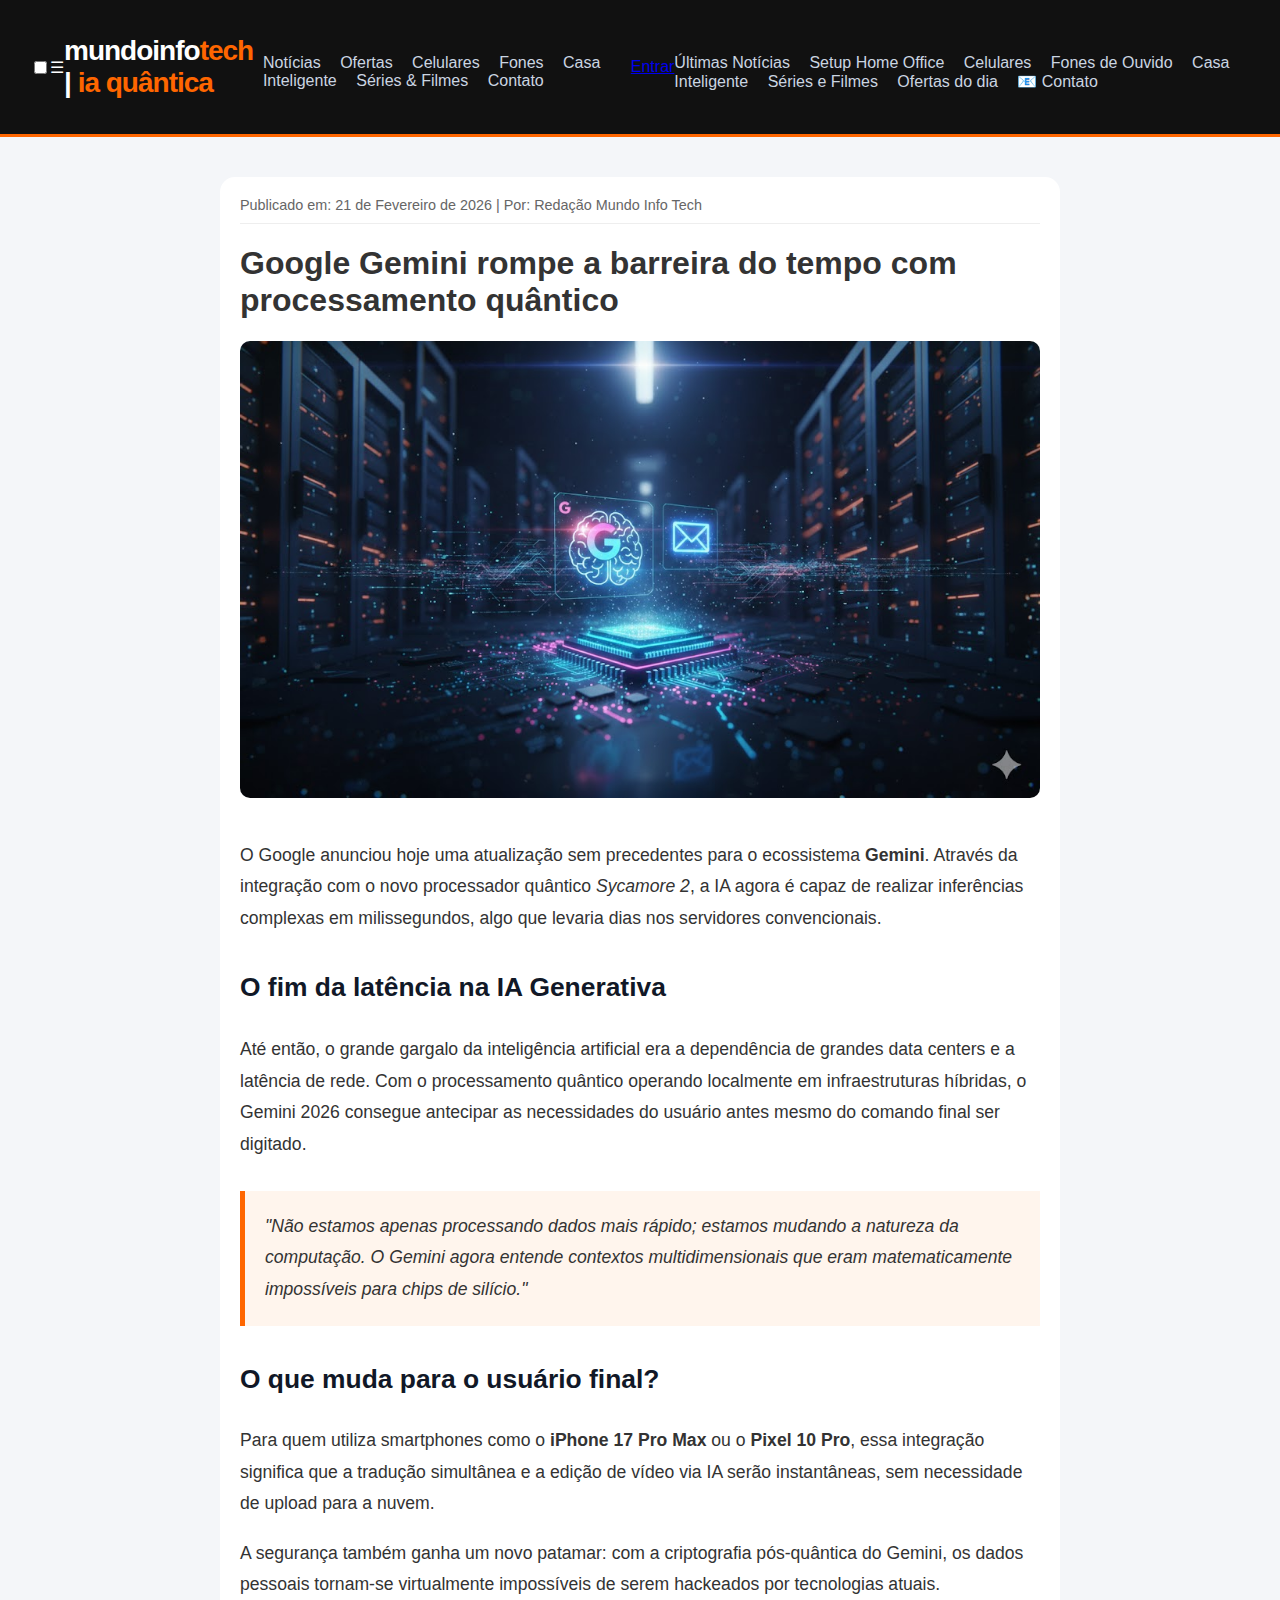
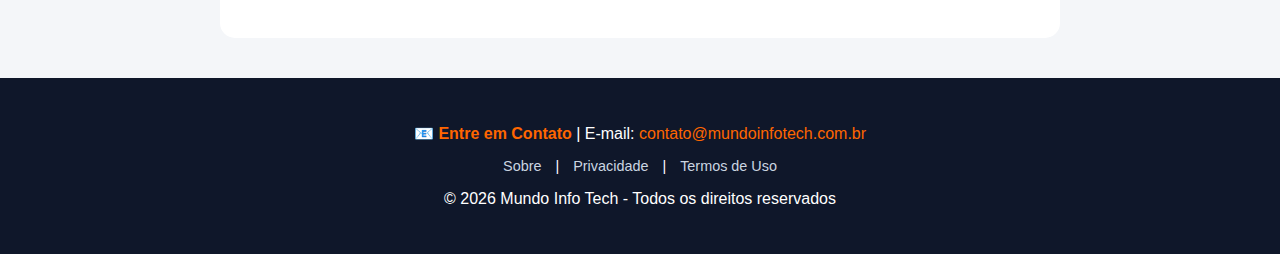
<file: posts/noticia-ia-quantica.html>
<!DOCTYPE html>
<html lang="pt-BR">
<head>
    <meta charset="UTF-8">
    <meta name="viewport" content="width=device-width, initial-scale=1.0">
    <title>Google Gemini e Processamento Quântico | Mundo Info Tech</title>
    <link rel="stylesheet" href="../style.css">
    <style>
        .post-noticia { max-width: 800px; margin: 40px auto; padding: 20px; background: white; border-radius: 15px; }
        .meta-info { color: #666; font-size: 0.9rem; margin-bottom: 20px; border-bottom: 1px solid #eee; padding-bottom: 10px; }
        .noticia-corpo { font-size: 1.1rem; line-height: 1.8; color: #333; }
        .noticia-corpo h2 { margin-top: 30px; color: #111827; }
        .img-destaque { width: 100%; border-radius: 10px; margin-bottom: 20px; }
        .citacao { border-left: 5px solid #ff6600; padding: 20px; background: #fff5ed; font-style: italic; margin: 30px 0; }
    </style>
</head>
<body>
    <div id="header-global"></div>

    <article class="post-noticia">
        <div class="meta-info">
            <span>Publicado em: 21 de Fevereiro de 2026</span> | <span>Por: Redação Mundo Info Tech</span>
        </div>

        <h1>Google Gemini rompe a barreira do tempo com processamento quântico</h1>
        <img src="images/ia-quantica-banner.jpg" alt="IA Quântica" class="img-destaque">

        <div class="noticia-corpo">
            <p>O Google anunciou hoje uma atualização sem precedentes para o ecossistema <strong>Gemini</strong>. Através da integração com o novo processador quântico <em>Sycamore 2</em>, a IA agora é capaz de realizar inferências complexas em milissegundos, algo que levaria dias nos servidores convencionais.</p>

            <h2>O fim da latência na IA Generativa</h2>
            <p>Até então, o grande gargalo da inteligência artificial era a dependência de grandes data centers e a latência de rede. Com o processamento quântico operando localmente em infraestruturas híbridas, o Gemini 2026 consegue antecipar as necessidades do usuário antes mesmo do comando final ser digitado.</p>

            <div class="citacao">
                "Não estamos apenas processando dados mais rápido; estamos mudando a natureza da computação. O Gemini agora entende contextos multidimensionais que eram matematicamente impossíveis para chips de silício."
            </div>

            <h2>O que muda para o usuário final?</h2>
            <p>Para quem utiliza smartphones como o <strong>iPhone 17 Pro Max</strong> ou o <strong>Pixel 10 Pro</strong>, essa integração significa que a tradução simultânea e a edição de vídeo via IA serão instantâneas, sem necessidade de upload para a nuvem.</p>
            
            <p>A segurança também ganha um novo patamar: com a criptografia pós-quântica do Gemini, os dados pessoais tornam-se virtualmente impossíveis de serem hackeados por tecnologias atuais.</p>
        </div>
    </article>

    <div id="footer-global"></div>
    <script src="../componentes.js"></script>
    <script>carregarComponentes("IA Quântica");</script>
</body>
</html>
</file>
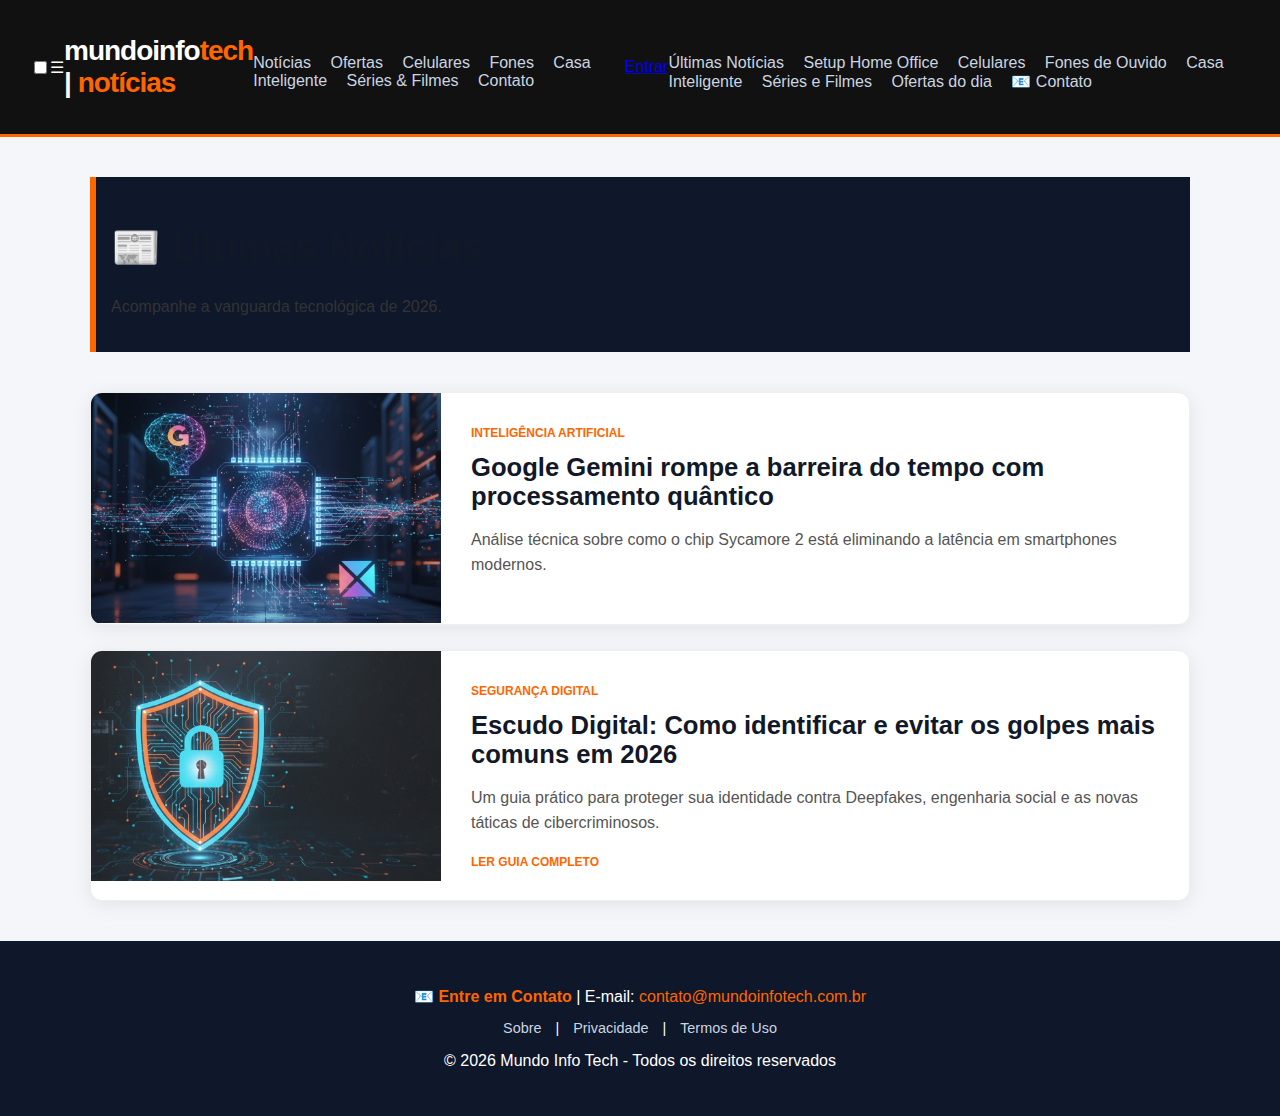
<file: posts/noticias.html>
<!DOCTYPE html>
<html lang="pt-BR">

<head>
    <meta charset="UTF-8">
    <meta name="viewport" content="width=device-width, initial-scale=1.0">
    <title>Últimas Notícias | Mundo Info Tech</title>
    <link rel="stylesheet" href="../style.css">
    <style>
        .news-container {
            max-width: 1100px;
            margin: 40px auto;
            padding: 0 20px;
        }

        .news-header {
            border-left: 6px solid #ff6600;
            padding-left: 15px;
            margin-bottom: 40px;
        }

        .news-header h1 {
            font-size: 2.5rem;
            color: #111827;
        }

        .news-list {
            display: flex;
            flex-direction: column;
            gap: 25px;
        }

        .news-card {
            display: grid;
            grid-template-columns: 350px 1fr;
            background: white;
            border-radius: 12px;
            overflow: hidden;
            box-shadow: 0 4px 20px rgba(0, 0, 0, 0.08);
            transition: all 0.3s ease;
            text-decoration: none;
            color: inherit;
            border: 1px solid #eee;
        }

        .news-card:hover {
            transform: translateY(-5px);
            border-color: #ff6600;
        }

        .news-img {
            width: 100%;
            height: 230px;
            object-fit: cover;
        }

        .news-content {
            padding: 30px;
        }

        .news-content span {
            color: #ff6600;
            font-weight: bold;
            font-size: 0.75rem;
            text-transform: uppercase;
        }

        .news-content h2 {
            margin: 12px 0;
            font-size: 1.6rem;
            color: #111827;
        }

        .news-content p {
            color: #555;
            line-height: 1.6;
        }

        @media (max-width: 850px) {
            .news-card {
                grid-template-columns: 1fr;
            }
        }
    </style>
</head>

<body>
    <div id="header-global"></div>

    <main class="news-container">
        <header class="news-header">
            <h1>📰 Últimas Notícias</h1>
            <p>Acompanhe a vanguarda tecnológica de 2026.</p>
        </header>

        <div class="news-list">
            <a href="noticia-ia-quantica.html" class="news-card">
                <img src="images/noticia-ia.jpg" alt="IA Quântica" class="news-img">
                <div class="news-content">
                    <span>Inteligência Artificial</span>
                    <h2>Google Gemini rompe a barreira do tempo com processamento quântico</h2>
                    <p>Análise técnica sobre como o chip Sycamore 2 está eliminando a latência em smartphones modernos.
                    </p>
                </div>
            </a>

            <a href="guia-seguranca-digital.html" class="news-card">
                <div class="news-img-box">
                    <img src="images/seguranca-digital-banner.jpg" alt="Segurança Digital" class="news-img">
                </div>
                <div class="news-content">
                    <span class="tag-noticia">Segurança Digital</span>
                    <h2>Escudo Digital: Como identificar e evitar os golpes mais comuns em 2026</h2>
                    <p>Um guia prático para proteger sua identidade contra Deepfakes, engenharia social e as novas
                        táticas de cibercriminosos.</p>
                    <span class="read-more">LER GUIA COMPLETO</span>
                </div>
            </a>
        </div>
    </main>

    <div id="footer-global"></div>

    <script src="../componentes.js"></script>
    <script>carregarComponentes("Notícias");</script>
</body>

</html>
</file>
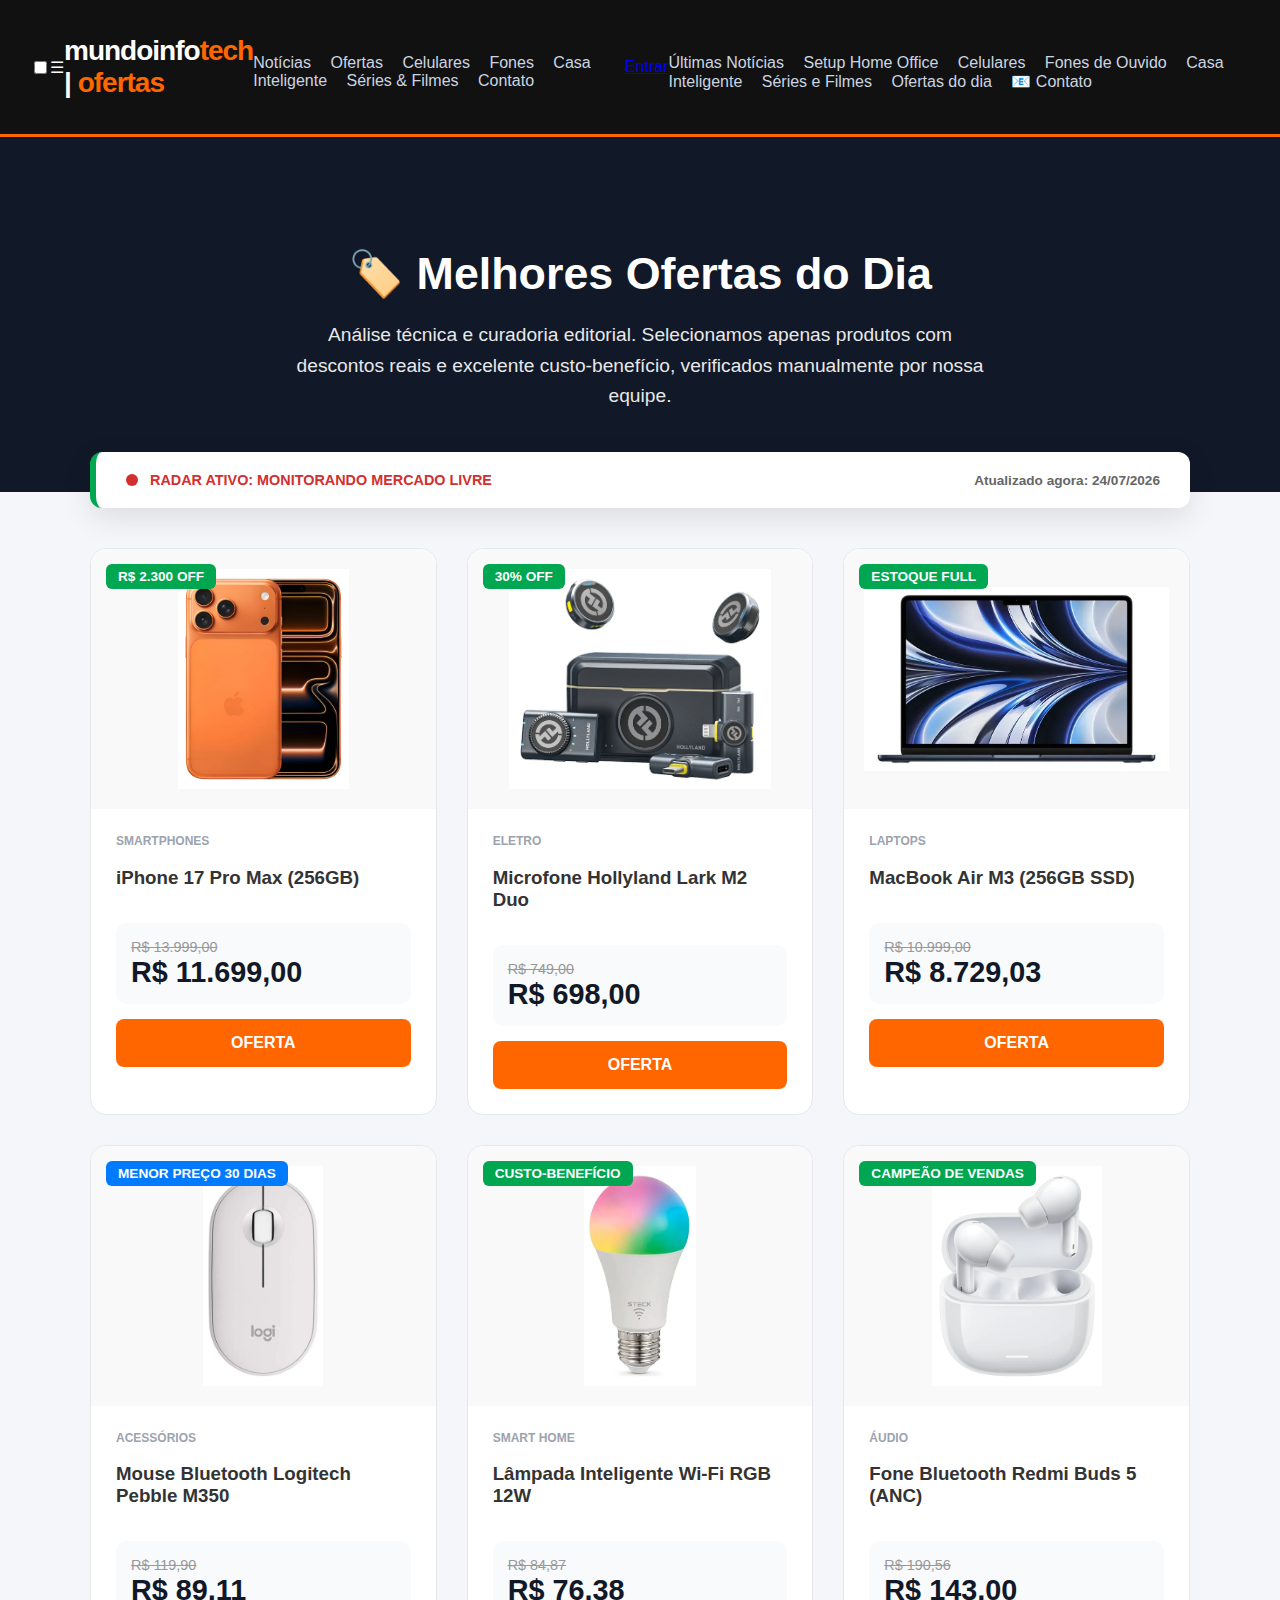
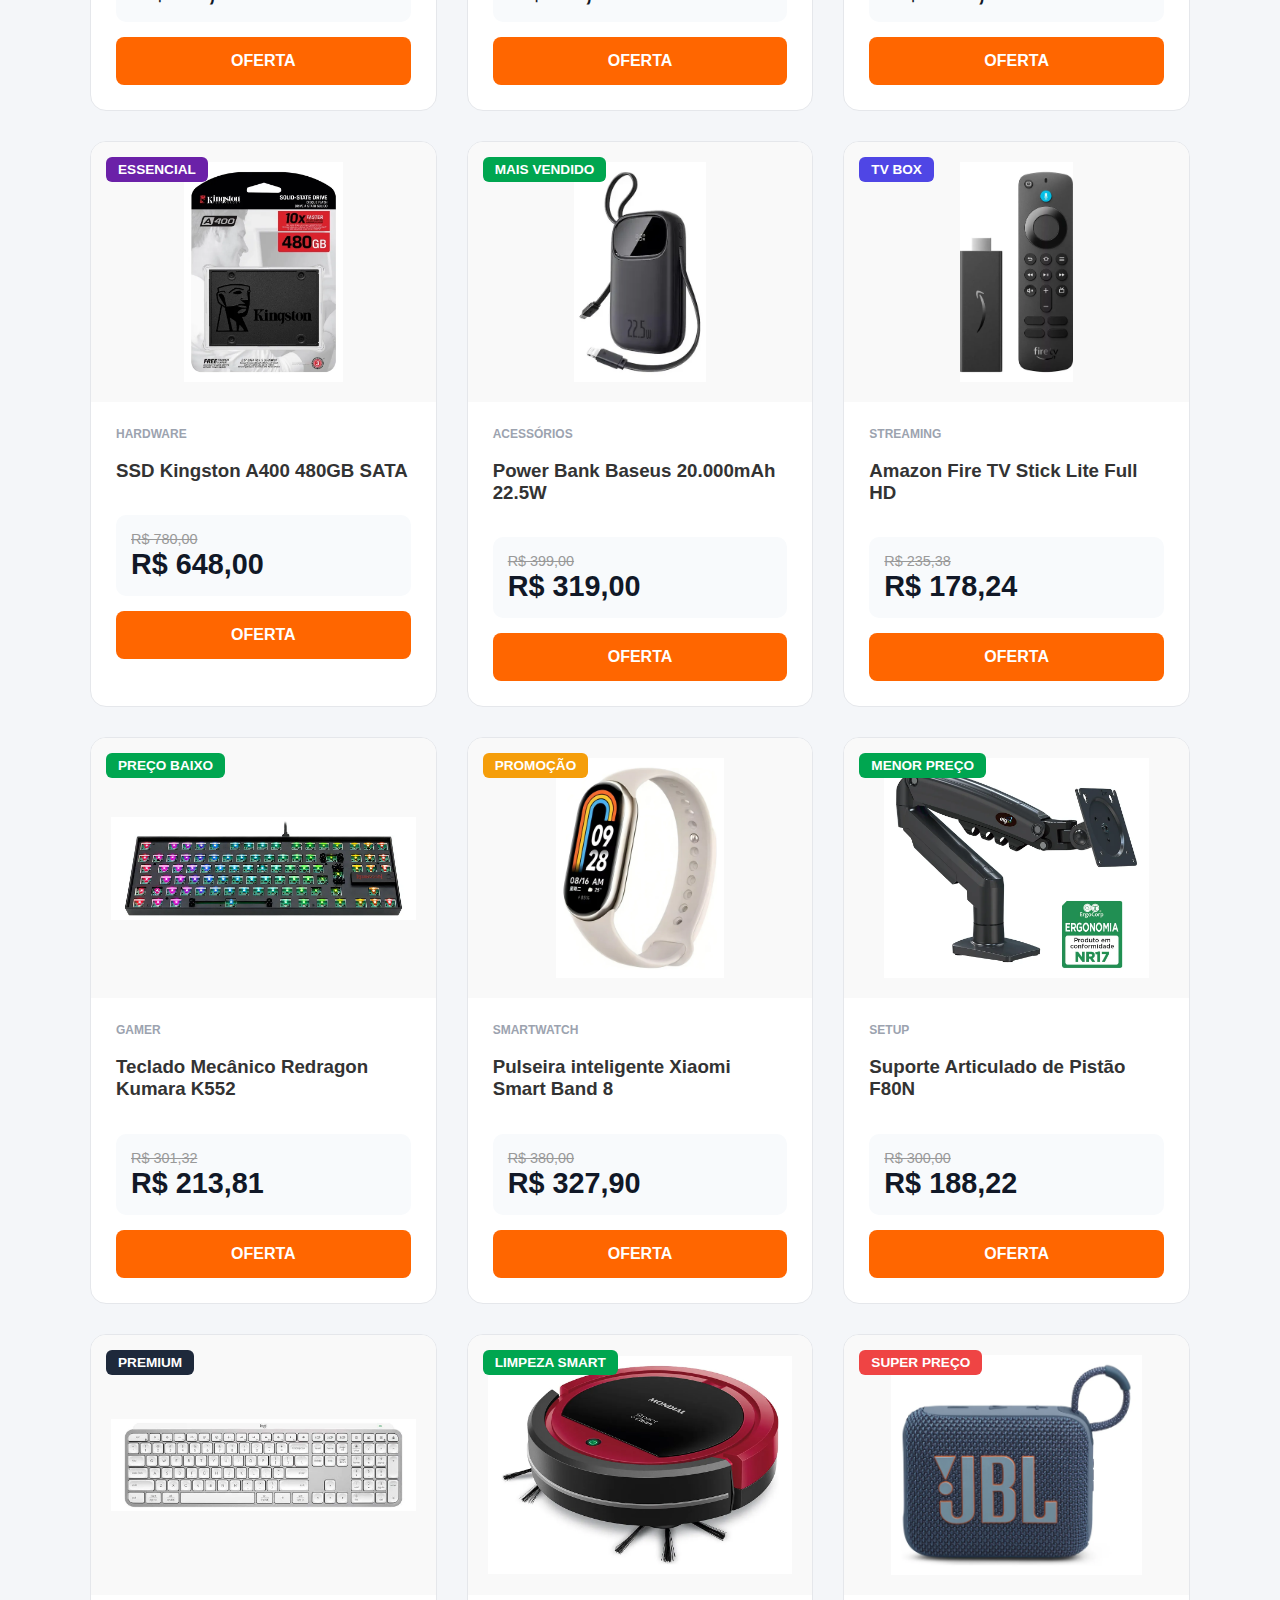
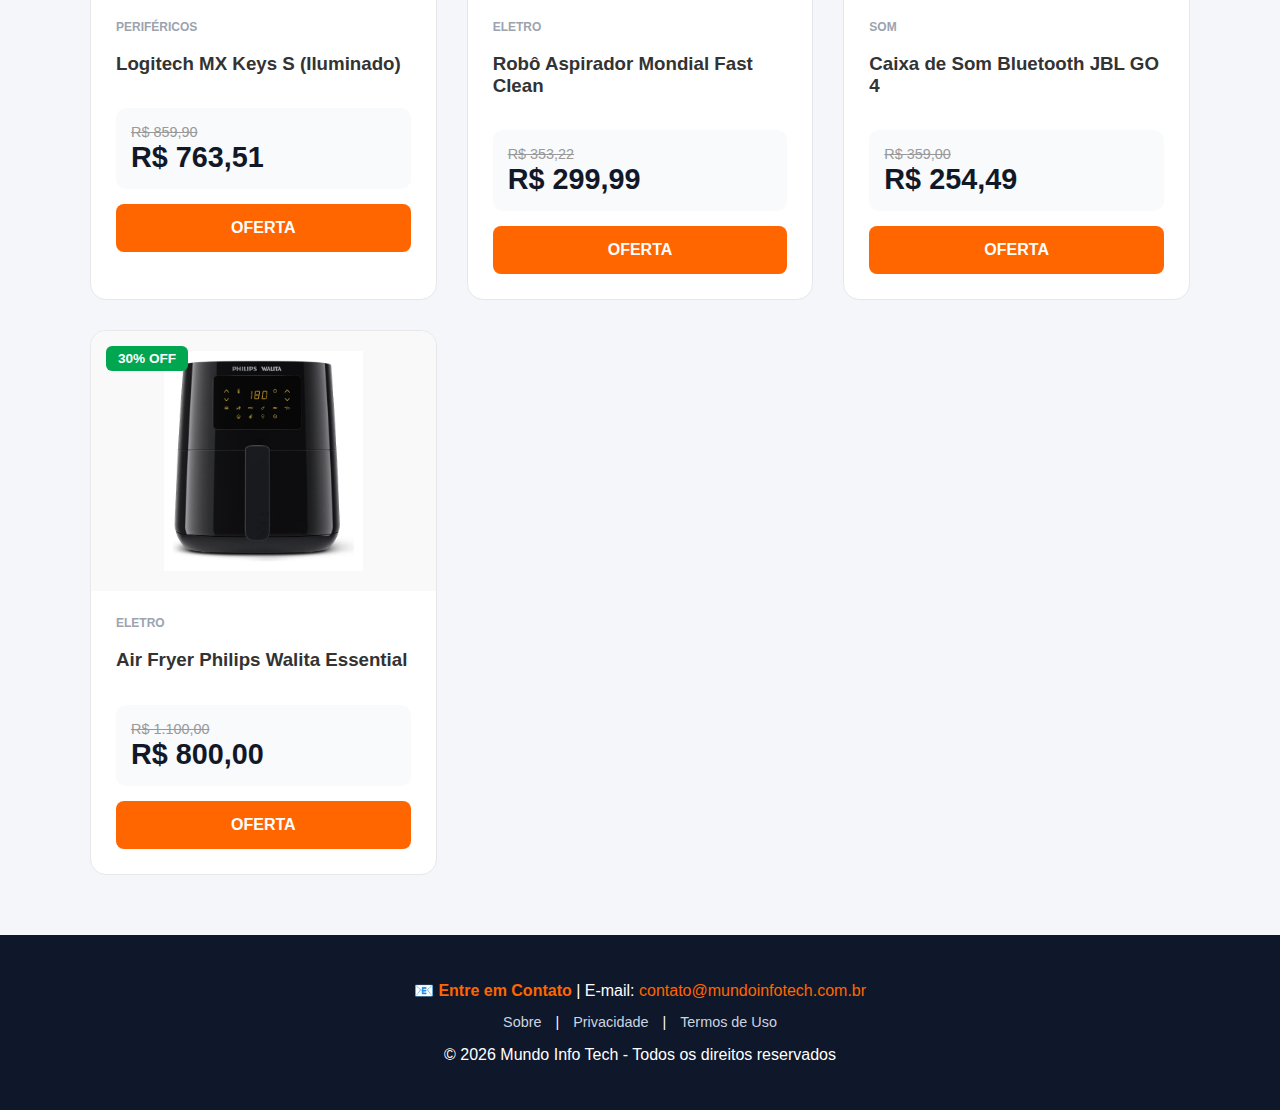
<file: posts/ofertas.html>
<!DOCTYPE html>
<html lang="pt-BR">

<head>
    <meta charset="UTF-8">
    <meta name="viewport" content="width=device-width, initial-scale=1.0">
    <meta name="description"
        content="Radar de ofertas tech: curadoria especializada com os melhores preços do dia em hardware e eletro.">
    <title>Radar de Ofertas | mundoinfotech</title>
    <link rel="stylesheet" href="../style.css">
    <style>
        :root {
            --primary: #ff6600;
            --dark-header: #0f172a;
            --dark-hero: #111827;
            --success: #00a650;
            --light-bg: #f4f6f9;
        }

        body {
            background: var(--light-bg);
            color: #333;
            margin: 0;
            font-family: 'Segoe UI', Tahoma, Geneva, Verdana, sans-serif;
        }

        /* --- BANNER HERO --- */
        .ofertas-hero {
            background: var(--dark-hero);
            color: white;
            padding: 80px 20px;
            text-align: center;
            display: flex;
            flex-direction: column;
            align-items: center;
        }

        .ofertas-hero h1 {
            font-size: 2.8rem;
            margin-bottom: 20px;
        }

        .ofertas-hero p {
            opacity: 0.9;
            font-size: 1.2rem;
            max-width: 700px;
            margin: 0 auto;
            line-height: 1.6;
        }

        /* --- GRID E CARDS --- */
        .container-ofertas {
            max-width: 1100px;
            margin: -40px auto 60px;
            padding: 0 20px;
        }

        .status-bar {
            background: white;
            padding: 20px 30px;
            border-radius: 12px;
            box-shadow: 0 10px 30px rgba(0, 0, 0, 0.1);
            display: flex;
            justify-content: space-between;
            align-items: center;
            margin-bottom: 40px;
            border-left: 6px solid var(--success);
        }

        .live-indicator {
            display: flex;
            align-items: center;
            gap: 12px;
            font-size: 0.9rem;
            font-weight: bold;
            color: #d32f2f;
        }

        .pulse-dot {
            width: 12px;
            height: 12px;
            background: #d32f2f;
            border-radius: 50%;
            animation: pulse-red 2s infinite;
        }

        @keyframes pulse-red {
            0% {
                transform: scale(0.95);
                box-shadow: 0 0 0 0 rgba(211, 47, 47, 0.7);
            }

            70% {
                transform: scale(1);
                box-shadow: 0 0 0 10px rgba(211, 47, 47, 0);
            }

            100% {
                transform: scale(0.95);
                box-shadow: 0 0 0 0 rgba(211, 47, 47, 0);
            }
        }

        .grid-deals {
            display: grid;
            grid-template-columns: repeat(auto-fit, minmax(320px, 1fr));
            gap: 30px;
        }

        .deal-card {
            background: white;
            border-radius: 16px;
            overflow: hidden;
            border: 1px solid #e5e7eb;
            display: flex;
            flex-direction: column;
            transition: 0.3s ease;
        }

        .deal-card:hover {
            transform: translateY(-8px);
            border-color: var(--primary);
            box-shadow: 0 10px 20px rgba(0, 0, 0, 0.1);
        }

        .deal-img-box {
            position: relative;
            background: #f9f9f9;
            height: 220px;
            padding: 20px;
            display: flex;
            align-items: center;
            justify-content: center;
        }

        .deal-img-box img {
            max-width: 100%;
            max-height: 100%;
            object-fit: contain;
        }

        .discount-badge {
            position: absolute;
            top: 15px;
            left: 15px;
            background: var(--success);
            color: white;
            padding: 5px 12px;
            border-radius: 6px;
            font-weight: bold;
            font-size: 0.85rem;
        }

        .deal-content {
            padding: 25px;
            flex-grow: 1;
            display: flex;
            flex-direction: column;
        }

        .price-engine {
            background: #f8fafc;
            padding: 15px;
            border-radius: 10px;
            margin: 15px 0;
        }

        .new-price {
            font-size: 1.8rem;
            font-weight: 800;
            color: var(--dark-hero);
            display: block;
        }

        .btn-buy {
            background: var(--primary);
            color: white;
            text-decoration: none;
            text-align: center;
            padding: 15px;
            border-radius: 8px;
            font-weight: bold;
            transition: 0.3s;
        }

        .btn-buy:hover {
            background: #e65c00;
        }

        footer {
            background: #0f172a;
            color: white;
            text-align: center;
            padding: 40px;
            margin-top: 60px;
        }

        @media (max-width: 600px) {
            .status-bar {
                flex-direction: column;
                gap: 10px;
                text-align: center;
            }

            .logo-header {
                font-size: 1.1rem;
            }

            .categoria-label {
                font-size: 0.9rem;
            }

            .header-left-group {
                gap: 10px;
            }
        }
    </style>
</head>

<body>
    <div id="header-global"></div>

    <section class="ofertas-hero">
        <h1>🏷️ Melhores Ofertas do Dia</h1>
        <p>
            Análise técnica e curadoria editorial. Selecionamos apenas produtos com
            descontos reais e excelente custo-benefício, verificados manualmente por nossa equipe.
        </p>
    </section>

    <main class="container-ofertas">
        <div class="status-bar">
            <div class="live-indicator">
                <div class="pulse-dot"></div>
                RADAR ATIVO: MONITORANDO MERCADO LIVRE
            </div>
            <div style="font-size: 0.85rem; font-weight: 600; color: #666;">
                Atualizado agora: <span id="current-date"></span>
            </div>
        </div>

        <div class="grid-deals">
            <article class="deal-card">
                <div class="deal-img-box">
                    <span class="discount-badge">R$ 2.300 OFF</span>
                    <img src="../posts/images/iphone17.jpg" alt="iPhone 17">
                </div>
                <div class="deal-content">
                    <span
                        style="font-size: 0.75rem; color: #9ca3af; font-weight: 700; text-transform: uppercase;">Smartphones</span>
                    <h3>iPhone 17 Pro Max (256GB)</h3>
                    <div class="price-engine">
                        <span style="text-decoration: line-through; color: #999; font-size: 0.9rem;">R$ 13.999,00</span>
                        <span class="new-price">R$ 11.699,00</span>
                    </div>
                    <a href="https://mercadolivre.com/sec/2KJhAFH" class="btn-buy" target="_blank">OFERTA</a>
                </div>
            </article>

            <article class="deal-card">
                <div class="deal-img-box">
                    <span class="discount-badge">30% OFF</span>
                    <img src="../posts/images/microfone-due.jpg" alt="Air Fryer">
                </div>
                <div class="deal-content">
                    <span
                        style="font-size: 0.75rem; color: #9ca3af; font-weight: 700; text-transform: uppercase;">Eletro</span>
                    <h3>Microfone Hollyland Lark M2 Duo</h3>
                    <div class="price-engine">
                        <span style="text-decoration: line-through; color: #999; font-size: 0.9rem;">R$ 749,00</span>
                        <span class="new-price">R$ 698,00</span>
                    </div>
                    <a href="https://meli.la/2oad3ur" class="btn-buy" target="_blank">OFERTA</a>
                </div>
            </article>

            <article class="deal-card">
                <div class="deal-img-box">
                    <span class="discount-badge">ESTOQUE FULL</span>
                    <img src="../posts/images/macbook-m3.jpg" alt="MacBook">
                </div>
                <div class="deal-content">
                    <span
                        style="font-size: 0.75rem; color: #9ca3af; font-weight: 700; text-transform: uppercase;">Laptops</span>
                    <h3>MacBook Air M3 (256GB SSD)</h3>
                    <div class="price-engine">
                        <span style="text-decoration: line-through; color: #999; font-size: 0.9rem;">R$ 10.999,00</span>
                        <span class="new-price">R$ 8.729,03</span>
                    </div>
                    <a href="https://mercadolivre.com/sec/1nXwjvt" class="btn-buy" target="_blank">OFERTA</a>
                </div>
            </article>
            <article class="deal-card">
                <div class="deal-img-box">
                    <span class="discount-badge" style="background: #007bff;">MENOR PREÇO 30 DIAS</span>
                    <img src="../posts/images/logitech-pebble.jpg" alt="Mouse Logitech">
                </div>
                <div class="deal-content">
                    <span
                        style="font-size: 0.75rem; color: #9ca3af; font-weight: 700; text-transform: uppercase;">Acessórios</span>
                    <h3>Mouse Bluetooth Logitech Pebble M350</h3>
                    <div class="price-engine">
                        <span style="text-decoration: line-through; color: #999; font-size: 0.9rem;">R$ 119,90</span>
                        <span class="new-price">R$ 89,11</span>
                    </div>
                    <a href="https://meli.la/2SjkXPj" class="btn-buy" target="_blank">OFERTA</a>
                </div>
            </article>

            <article class="deal-card">
                <div class="deal-img-box">
                    <span class="discount-badge">CUSTO-BENEFÍCIO</span>
                    <img src="../posts/images/lampada-smart.jpg" alt="Lâmpada Inteligente">
                </div>
                <div class="deal-content">
                    <span style="font-size: 0.75rem; color: #9ca3af; font-weight: 700; text-transform: uppercase;">Smart
                        Home</span>
                    <h3>Lâmpada Inteligente Wi-Fi RGB 12W</h3>
                    <div class="price-engine">
                        <span style="text-decoration: line-through; color: #999; font-size: 0.9rem;">R$ 84,87</span>
                        <span class="new-price">R$ 76,38</span>
                    </div>
                    <a href="https://meli.la/1ymrmtW" class="btn-buy" target="_blank">OFERTA</a>
                </div>
            </article>

            <article class="deal-card">
                <div class="deal-img-box">
                    <span class="discount-badge">CAMPEÃO DE VENDAS</span>
                    <img src="../posts/images/redmi-buds-5.jpg" alt="Redmi Buds 5">
                </div>
                <div class="deal-content">
                    <span
                        style="font-size: 0.75rem; color: #9ca3af; font-weight: 700; text-transform: uppercase;">Áudio</span>
                    <h3>Fone Bluetooth Redmi Buds 5 (ANC)</h3>
                    <div class="price-engine">
                        <span style="text-decoration: line-through; color: #999; font-size: 0.9rem;">R$ 190,56</span>
                        <span class="new-price">R$ 143,00</span>
                    </div>
                    <a href="https://meli.la/2Nuc5qk" class="btn-buy" target="_blank">OFERTA</a>
                </div>
            </article>
            <article class="deal-card">
                <div class="deal-img-box">
                    <span class="discount-badge" style="background: #6b21a8;">ESSENCIAL</span>
                    <img src="../posts/images/ssd-kingston.jpg" alt="SSD Kingston">
                </div>
                <div class="deal-content">
                    <span
                        style="font-size: 0.75rem; color: #9ca3af; font-weight: 700; text-transform: uppercase;">Hardware</span>
                    <h3>SSD Kingston A400 480GB SATA</h3>
                    <div class="price-engine">
                        <span style="text-decoration: line-through; color: #999; font-size: 0.9rem;">R$ 780,00</span>
                        <span class="new-price">R$ 648,00</span>
                    </div>
                    <a href="https://meli.la/1qRodU1" class="btn-buy" target="_blank">OFERTA</a>
                </div>
            </article>

            <article class="deal-card">
                <div class="deal-img-box">
                    <span class="discount-badge">MAIS VENDIDO</span>
                    <img src="../posts/images/powerbank-baseus.jpg" alt="Power Bank Baseus">
                </div>
                <div class="deal-content">
                    <span
                        style="font-size: 0.75rem; color: #9ca3af; font-weight: 700; text-transform: uppercase;">Acessórios</span>
                    <h3>Power Bank Baseus 20.000mAh 22.5W</h3>
                    <div class="price-engine">
                        <span style="text-decoration: line-through; color: #999; font-size: 0.9rem;">R$ 399,00</span>
                        <span class="new-price">R$ 319,00</span>
                    </div>
                    <a href="https://meli.la/17y9qSo" class="btn-buy" target="_blank">OFERTA</a>
                </div>
            </article>

            <article class="deal-card">
                <div class="deal-img-box">
                    <span class="discount-badge" style="background: #4f46e5;">TV BOX</span>
                    <img src="../posts/images/fire-stick.jpg" alt="Fire TV Stick">
                </div>
                <div class="deal-content">
                    <span
                        style="font-size: 0.75rem; color: #9ca3af; font-weight: 700; text-transform: uppercase;">Streaming</span>
                    <h3>Amazon Fire TV Stick Lite Full HD</h3>
                    <div class="price-engine">
                        <span style="text-decoration: line-through; color: #999; font-size: 0.9rem;">R$ 235,38</span>
                        <span class="new-price">R$ 178,24</span>
                    </div>
                    <a href="https://meli.la/1HLWD6a" class="btn-buy" target="_blank">OFERTA</a>
                </div>
            </article>

            <article class="deal-card">
                <div class="deal-img-box">
                    <span class="discount-badge">PREÇO BAIXO</span>
                    <img src="../posts/images/redragon-kumara.jpg" alt="Teclado Redragon">
                </div>
                <div class="deal-content">
                    <span
                        style="font-size: 0.75rem; color: #9ca3af; font-weight: 700; text-transform: uppercase;">Gamer</span>
                    <h3>Teclado Mecânico Redragon Kumara K552</h3>
                    <div class="price-engine">
                        <span style="text-decoration: line-through; color: #999; font-size: 0.9rem;">R$ 301,32</span>
                        <span class="new-price">R$ 213,81</span>
                    </div>
                    <a href="https://meli.la/2dXsaVK" class="btn-buy" target="_blank">OFERTA</a>
                </div>
            </article>

            <article class="deal-card">
                <div class="deal-img-box">
                    <span class="discount-badge" style="background: #f59e0b;">PROMOÇÃO</span>
                    <img src="../posts/images/mi-band-8.jpg" alt="Mi Band 8">
                </div>
                <div class="deal-content">
                    <span
                        style="font-size: 0.75rem; color: #9ca3af; font-weight: 700; text-transform: uppercase;">Smartwatch</span>
                    <h3>Pulseira inteligente Xiaomi Smart Band 8</h3>
                    <div class="price-engine">
                        <span style="text-decoration: line-through; color: #999; font-size: 0.9rem;">R$ 380,00</span>
                        <span class="new-price">R$ 327,90</span>
                    </div>
                    <a href="https://meli.la/1mLyREz" class="btn-buy" target="_blank">OFERTA</a>
                </div>
            </article>

            <article class="deal-card">
                <div class="deal-img-box">
                    <span class="discount-badge">MENOR PREÇO</span>
                    <img src="../posts/images/suporte-articulado.jpg" alt="Suporte Monitor">
                </div>
                <div class="deal-content">
                    <span
                        style="font-size: 0.75rem; color: #9ca3af; font-weight: 700; text-transform: uppercase;">Setup</span>
                    <h3>Suporte Articulado de Pistão F80N</h3>
                    <div class="price-engine">
                        <span style="text-decoration: line-through; color: #999; font-size: 0.9rem;">R$ 300,00</span>
                        <span class="new-price">R$ 188,22</span>
                    </div>
                    <a href="https://meli.la/1pHeFnd" class="btn-buy" target="_blank">OFERTA</a>
                </div>
            </article>

            <article class="deal-card">
                <div class="deal-img-box">
                    <span class="discount-badge" style="background: #1e293b;">PREMIUM</span>
                    <img src="../posts/images/mx-keys.jpg" alt="Teclado Logitech MX Keys">
                </div>
                <div class="deal-content">
                    <span
                        style="font-size: 0.75rem; color: #9ca3af; font-weight: 700; text-transform: uppercase;">Periféricos</span>
                    <h3>Logitech MX Keys S (Iluminado)</h3>
                    <div class="price-engine">
                        <span style="text-decoration: line-through; color: #999; font-size: 0.9rem;">R$ 859,90</span>
                        <span class="new-price">R$ 763,51</span>
                    </div>
                    <a href="https://meli.la/1XMrfDH" class="btn-buy" target="_blank">OFERTA</a>
                </div>
            </article>

            <article class="deal-card">
                <div class="deal-img-box">
                    <span class="discount-badge">LIMPEZA SMART</span>
                    <img src="../posts/images/robo-aspirador.jpg" alt="Robô Aspirador">
                </div>
                <div class="deal-content">
                    <span
                        style="font-size: 0.75rem; color: #9ca3af; font-weight: 700; text-transform: uppercase;">Eletro</span>
                    <h3>Robô Aspirador Mondial Fast Clean</h3>
                    <div class="price-engine">
                        <span style="text-decoration: line-through; color: #999; font-size: 0.9rem;">R$ 353,22</span>
                        <span class="new-price">R$ 299,99</span>
                    </div>
                    <a href="https://meli.la/1PryfqF" class="btn-buy" target="_blank">OFERTA</a>
                </div>
            </article>

            <article class="deal-card">
                <div class="deal-img-box">
                    <span class="discount-badge" style="background: #ef4444;">SUPER PREÇO</span>
                    <img src="../posts/images/jbl-go-4.jpg" alt="JBL GO 4">
                </div>
                <div class="deal-content">
                    <span
                        style="font-size: 0.75rem; color: #9ca3af; font-weight: 700; text-transform: uppercase;">Som</span>
                    <h3>Caixa de Som Bluetooth JBL GO 4</h3>
                    <div class="price-engine">
                        <span style="text-decoration: line-through; color: #999; font-size: 0.9rem;">R$ 359,00</span>
                        <span class="new-price">R$ 254,49</span>
                    </div>
                    <a href="https://meli.la/28R72t7" class="btn-buy" target="_blank">OFERTA</a>
                </div>
            </article>

            <article class="deal-card">
                <div class="deal-img-box">
                    <span class="discount-badge">30% OFF</span>
                    <img src="../posts/images/airfryer-philips.jpg" alt="Air Fryer">
                </div>
                <div class="deal-content">
                    <span
                        style="font-size: 0.75rem; color: #9ca3af; font-weight: 700; text-transform: uppercase;">Eletro</span>
                    <h3>Air Fryer Philips Walita Essential</h3>
                    <div class="price-engine">
                        <span style="text-decoration: line-through; color: #999; font-size: 0.9rem;">R$ 1.100,00</span>
                        <span class="new-price">R$ 800,00</span>
                    </div>
                    <a href="https://mercadolivre.com/sec/1CxKci7" class="btn-buy" target="_blank">OFERTA</a>
                </div>
            </article>
        </div>
    </main>

    <div id="footer-global"></div>

    <script src="../componentes.js"></script>
    <script>
        carregarComponentes("Ofertas");
        document.getElementById('current-date').innerText = new Date().toLocaleDateString('pt-BR');
    </script>
</body>

</html>
</file>
<file: style.css>
body {
    margin: 0;
    font-family: Arial, Helvetica, sans-serif;
    background-color: #f4f6f9;
    color: #333;
}

.container {
    width: 90%;
    max-width: 1100px;
    margin: auto;
}

header {
    background: #0f172a;
    padding: 20px 0;
}

.logo {
    color: white;
    margin: 0;
}

nav {
    margin-top: 10px;
}

nav a {
    color: #cbd5e1;
    margin-right: 15px;
    text-decoration: none;
}

nav a:hover {
    color: white;
}

.hero {
    background: linear-gradient(to right, #1e293b, #0f172a);
    color: white;
    padding: 60px 0;
    text-align: center;
}

.posts {
    margin-top: 40px;
}

.post-card {
    background: white;
    padding: 25px;
    margin-bottom: 20px;
    border-radius: 10px;
    box-shadow: 0 5px 15px rgba(0,0,0,0.05);
}

.btn {
    display: inline-block;
    margin-top: 15px;
    padding: 10px 15px;
    background: #2563eb;
    color: white;
    text-decoration: none;
    border-radius: 5px;
}

.btn:hover {
    background: #1e40af;
}

footer {
    margin-top: 50px;
    background: #0f172a;
    color: white;
    text-align: center;
    padding: 20px;
}
/* ===== HEADER PORTAL ===== */

.main-header {
    background: #1c1c1c;
    color: white;
}

.top-bar {
    display: flex;
    justify-content: space-between;
    align-items: center;
    padding: 15px 40px;
}

.logo a {
    color: white;
    font-size: 28px;
    text-decoration: none;
    font-weight: bold;
}

.logo strong {
    color: #ff7a00;
}

.main-nav {
    display: flex;
    justify-content: center;
    gap: 25px;
    padding: 10px 0;
    border-top: 1px solid #333;
    border-bottom: 3px solid #ff7a00;
}

.main-nav a {
    color: #ccc;
    text-decoration: none;
    font-size: 14px;
    font-weight: 500;
}

.main-nav a:hover {
    color: white;
}
/* TOPO */
.topo {
  background: #111;
  color: white;
  border-bottom: 3px solid #ff6600;
}

.topo-container {
  display: flex;
  align-items: center;
  justify-content: space-between;
  padding: 15px 30px;
}

.logo-area {
  text-align: center;
}

.logo {
  font-size: 28px;
  font-weight: bold;
  margin: 0;
}

.logo span {
  color: #ff6600;
}

.slogan {
  font-size: 13px;
  color: #bbb;
  margin-top: 3px;
}

/* MENU */
.menu-categorias {
  display: flex;
  justify-content: center;
  gap: 30px;
  padding: 12px 0;
  background: #1a1a1a;
}

.menu-categorias a {
  color: white;
  text-decoration: none;
  font-size: 14px;
  transition: 0.3s;
}

.menu-categorias a:hover {
  color: #ff6600;
}
/* SEÇÃO PUBLICIDADE */
.ads {
  display: flex;
  gap: 15px;
  margin: 25px auto;
  justify-content: center;
  flex-wrap: wrap;
}

.ad-card {
  background: white;
  width: 260px; /* menor largura */
  text-decoration: none;
  color: #111;
  border-radius: 6px;
  overflow: hidden;
  box-shadow: 0 2px 8px rgba(0,0,0,0.08);
  transition: 0.2s ease;
  padding-bottom: 10px;
}

.ad-card:hover {
  transform: translateY(-3px);
  box-shadow: 0 4px 14px rgba(0,0,0,0.12);
}

.ad-card img {
  width: 100%;
  height: 160px; /* menor altura */
  object-fit: contain;
  background: #f7f7f7;
  padding: 8px; /* menos espaço interno */
}

.ad-card h3 {
  font-size: 14px;
  padding: 8px 12px 4px;
  margin: 0;
  min-height: auto;
}

.price {
  padding: 4px 12px 8px;
  font-weight: bold;
  font-size: 14px;
  color: #00a650;
}

/* CONTAINER PADRÃO */
.container {
  max-width: 1200px;
  margin: auto;
  padding: 0 20px;
}

/* PUBLICIDADE */
.ads-top {
  border-top: 1px solid #e5e5e5;
  display: flex;
  justify-content: flex-end;
  margin-top: 40px;
}

.ads-top span {
  font-size: 12px;
  color: #9a9a9a;
  text-transform: uppercase;
  letter-spacing: 1px;
  margin: 10px 0;
}

/* CARDS */
.ads {
  display: flex;
  gap: 20px;
  margin-bottom: 40px;
}

.ad-card {
  flex: 1;
  background: #f4f4f4;
  padding: 15px;
  border-radius: 10px;
  text-decoration: none;
  color: #000;
  transition: 0.2s;
}

.ad-card img {
  width: 100%;
  border-radius: 6px;
}

.ad-card h3 {
  font-size: 16px;
  margin: 10px 0;
}

.ad-card .price {
  color: #00a650;
  font-weight: bold;
}

.ad-card:hover {
  transform: translateY(-3px);
}
.topo-artigo {
  background: #0f172a;
  color: white;
  padding: 60px 20px;
}

.topo-artigo h1 {
  font-size: 32px;
  margin-bottom: 10px;
}

.topo-artigo p {
  color: #cbd5e1;
  font-size: 16px;
}

.card img {
  width: 100%;
  max-width: 400px;
  display: block;
  margin: 20px auto;
  border-radius: 8px;
}

.card {
  background: #ffffff;
  padding: 30px;
  margin: 30px 0;
  border-radius: 10px;
  box-shadow: 0 3px 12px rgba(0,0,0,0.05);
}

table img {
  width: 80px;
  border-radius: 6px;
}
</file>
